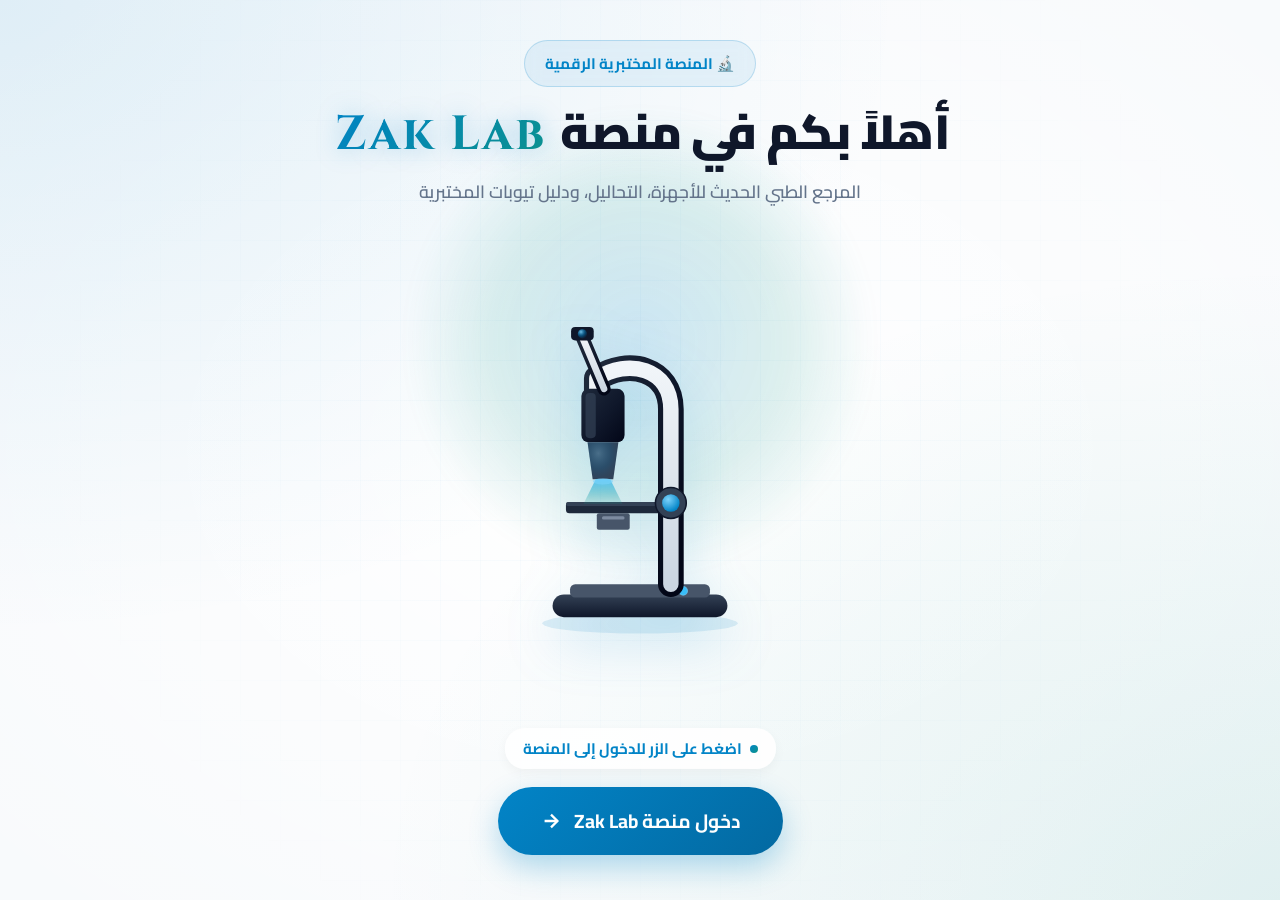
<file: index.html>
<!doctype html>
<script>if(!new URLSearchParams(location.search).has("fromAnimation")){location.replace("animation.html");}</script>
<!DOCTYPE html>
<!doctype html>
<html lang="ar" dir="rtl" data-theme="light">

<head>

    <!-- تحديد ترميز الصفحة حتى تظهر اللغة العربية بشكل صحيح -->
    <meta charset="UTF-8">

    <!-- جعل الموقع متجاوباً مع شاشات الهاتف والتابلت والكمبيوتر -->
    <meta name="viewport" content="width=device-width, initial-scale=1.0">

    <!-- عنوان الصفحة الذي يظهر في تبويب المتصفح -->
    <title>Zak Lab | المنصة الرئيسية</title>

    <!-- وصف مختصر لمحركات البحث والمشاركة، من دون تغيير محتوى أو هوية الموقع -->
    <meta name="description" content="Zak Lab منصة عربية تعليمية لطلاب وممارسي التحليلات المرضية: تيوبات، أجهزة، تحاليل، أحياء دقيقة، تفسير نتائج، أحياء جزيئية ووراثة.">
    <meta name="theme-color" content="#0284c7">


    <!-- ========================================================= -->
    <!-- الخط العربي -->
    <!-- ========================================================= -->

    <!-- استدعاء خط Cairo من Google Fonts -->
    <link
        href="https://fonts.googleapis.com/css2?family=Cairo:wght@400;600;700;800;900&display=swap"
        rel="stylesheet"
    >


    <!-- ========================================================= -->
    <!-- ملف CSS الرئيسي -->
    <!-- ========================================================= -->

    <!-- ربط ملف التنسيقات الخارجي -->
    <link rel="stylesheet" href="new.css?v=dark-v29">


    <!-- ========================================================= -->
    <!-- تنسيقات قسم المطور وأزرار التواصل الاجتماعي -->
    <!-- ========================================================= -->

    <style>

        /* الحاوية الرئيسية لقسم المطور */
        .dev-profile-container {
            display: flex;
            flex-direction: column;
            gap: 25px;
            margin-top: 10px;
        }


        /* --------------------------------------------------------- */
        /* كارت معلومات المطور الرئيسي */
        /* --------------------------------------------------------- */

        .dev-header-card {
            background: var(--bg-card, #ffffff);
            border: 1px solid var(--border-color, #e2e8f0);
            border-radius: 20px;
            padding: 30px;

            /* ترتيب الصورة والمعلومات بجانب بعض */
            display: flex;
            align-items: center;

            gap: 25px;

            box-shadow: var(
                --shadow-sm,
                0 2px 5px rgba(0, 0, 0, 0.05)
            );

            /* خط أزرق على الجهة اليمنى من الكارت */
            border-right: 6px solid var(
                --primary-blue,
                #0284c7
            );
        }


        /* --------------------------------------------------------- */
        /* الحاوية الدائرية لصورة المطور */
        /* --------------------------------------------------------- */

        .dev-avatar {
            width: 120px;
            height: 120px;

            /* جعل الحاوية دائرية */
            border-radius: 50%;

            /* إخفاء أي جزء من الصورة يخرج من الدائرة */
            overflow: hidden;

            border: 3px solid transparent;

            /* إنشاء إطار متدرج حول الصورة */
            background:
                linear-gradient(
                    var(--bg-card, #fff),
                    var(--bg-card, #fff)
                ) padding-box,
                linear-gradient(
                    135deg,
                    var(--primary-blue, #0284c7),
                    var(--medical-teal, #0d9488)
                ) border-box;

            box-shadow:
                0 8px 20px rgba(2, 132, 199, 0.2);

            /* منع الصورة من الانكماش */
            flex-shrink: 0;

            /* الحركة عند استخدام الماوس */
            transition:
                transform 0.3s ease,
                box-shadow 0.3s ease;

            cursor: pointer;
        }


        /* --------------------------------------------------------- */
        /* الصورة الموجودة داخل dev-avatar */
        /* --------------------------------------------------------- */

        .dev-avatar img {
            width: 100%;
            height: 100%;

            /* جعل الصورة تغطي كامل الدائرة */
            object-fit: cover;

            /* وضع الصورة من المنتصف */
            object-position: center;

            display: block;

            /* حركة الصورة عند تمرير الماوس */
            transition: transform 0.3s ease;
        }


        /* --------------------------------------------------------- */
        /* تأثير الصورة عند تمرير الماوس */
        /* --------------------------------------------------------- */

        .dev-avatar:hover {
            transform: scale(1.05);

            box-shadow:
                0 12px 25px rgba(2, 132, 199, 0.35);
        }


        /* تكبير الصورة نفسها عند تمرير الماوس */
        .dev-avatar:hover img {
            transform: scale(1.1);
        }


        /* --------------------------------------------------------- */
        /* اسم المطور */
        /* --------------------------------------------------------- */

        .dev-intro h2 {
            font-size: 1.8rem;
            font-weight: 900;
            margin-bottom: 4px;
        }


        /* تنسيق النص الموجود داخل span */
        .dev-intro h2 span {
            color: var(--primary-blue, #0284c7);
            font-size: 1.4rem;
        }


        /* --------------------------------------------------------- */
        /* وظيفة المطور */
        /* --------------------------------------------------------- */

        .dev-role {
            color: var(--medical-teal, #0d9488);
            font-weight: 700;
            font-size: 1rem;
            margin-bottom: 10px;
        }


        /* --------------------------------------------------------- */
        /* الوصف التعريفي للمطور */
        /* --------------------------------------------------------- */

        .dev-bio {
            color: var(--text-muted, #64748b);
            line-height: 1.7;
            font-size: 0.95rem;
            margin-bottom: 15px;
        }


        /* --------------------------------------------------------- */
        /* البادجات الخاصة بالمطور */
        /* --------------------------------------------------------- */

        .dev-badges {
            display: flex;
            flex-wrap: wrap;
            gap: 8px;
            margin-bottom: 20px;
        }


        /* شكل كل Badge */
        .badge {
            background: rgba(2, 132, 199, 0.1);
            color: var(--primary-blue, #0284c7);

            padding: 4px 12px;

            border-radius: 20px;

            font-size: 0.85rem;
            font-weight: 700;
        }


        /* --------------------------------------------------------- */
        /* حاوية أزرار التواصل الاجتماعي */
        /* --------------------------------------------------------- */

        .social-links-wrapper {
            display: flex;
            flex-wrap: wrap;
            gap: 12px;
        }


        /* الشكل العام لأزرار التواصل */
        .social-btn {
            text-decoration: none;

            padding: 8px 16px;

            border-radius: 10px;

            font-size: 0.85rem;
            font-weight: 700;

            color: white;

            transition:
                transform 0.2s ease,
                opacity 0.2s ease;

            display: inline-flex;

            align-items: center;

            gap: 6px;
        }


        /* حركة الزر عند تمرير الماوس */
        .social-btn:hover {
            transform: translateY(-2px);
            opacity: 0.9;
        }


        /* لون زر التليجرام */
        .telegram {
            background-color: #0088cc;
        }


        /* لون حساب Zak Ware */
        .insta-edu {
            background: linear-gradient(
                45deg,
                #f09433,
                #e6683c,
                #dc2743,
                #cc2366,
                #bc1888
            );
        }


        /* لون الحساب الشخصي */
        .insta-personal {
            background: #24292e;
        }


        /* --------------------------------------------------------- */
        /* شبكة كروت المطور */
        /* --------------------------------------------------------- */

        .dev-grid {
            display: grid;

            /* إنشاء أعمدة متجاوبة */
            grid-template-columns:
                repeat(
                    auto-fit,
                    minmax(280px, 1fr)
                );

            gap: 20px;
        }


        /* شكل كارت المطور */
        .dev-card {
            background: var(--bg-card, #ffffff);

            border: 1px solid var(
                --border-color,
                #e2e8f0
            );

            border-radius: 16px;

            padding: 25px;

            box-shadow: var(
                --shadow-sm,
                0 2px 5px rgba(0, 0, 0, 0.05)
            );

            transition:
                transform 0.3s ease,
                box-shadow 0.3s ease;
        }


        /* حركة الكارت عند تمرير الماوس */
        .dev-card:hover {
            transform: translateY(-5px);

            box-shadow: var(
                --shadow-md,
                0 5px 15px rgba(0, 0, 0, 0.1)
            );
        }


        /* أيقونة الكارت */
        .card-icon {
            font-size: 2.2rem;
            margin-bottom: 12px;
        }


        /* عنوان الكارت */
        .dev-card h3 {
            font-size: 1.2rem;
            font-weight: 800;
            margin-bottom: 8px;
        }


        /* النص داخل الكارت */
        .dev-card p {
            color: var(--text-muted, #64748b);

            font-size: 0.9rem;

            line-height: 1.6;
        }


        /* لون الحد العلوي للكارت الأول */
        .card-teal {
            border-top: 4px solid var(
                --medical-teal,
                #0d9488
            );
        }


        /* لون الحد العلوي للكارت الثاني */
        .card-blue {
            border-top: 4px solid var(
                --primary-blue,
                #0284c7
            );
        }


        /* لون الحد العلوي للكارت الثالث */
        .card-purple {
            border-top: 4px solid #a855f7;
        }


        /* --------------------------------------------------------- */
        /* تنسيق الهاتف والشاشات الصغيرة */
        /* --------------------------------------------------------- */

        @media (max-width: 768px) {

            /* تحويل كارت المطور إلى ترتيب عمودي */
            .dev-header-card {
                flex-direction: column;
                text-align: center;
            }

            /* جعل البادجات والأزرار في المنتصف */
            .dev-badges,
            .social-links-wrapper {
                justify-content: center;
            }
        }

    </style>

</head>


<body>


    <!-- ========================================================= -->
    <!-- 1. شريط التنقل العلوي Navbar -->
    <!-- ========================================================= -->

    <!-- شريط التنقل الرئيسي -->
    <nav class="navbar" aria-label="التنقل الرئيسي">

        <!-- شعار الموقع -->
        <a href="#" class="logo" id="nav-logo">
            🔬 Zak <span>Lab</span>
        </a>


        <!-- قائمة الصفحات -->
        <ul class="nav-links">

            <!-- صفحة التيوبات -->
            <li>
                <a
                    href="#"
                    class="nav-item active"
                    data-target="tubes-page"
                >
                    التيوبات
                </a>
            </li>


            <!-- صفحة الأجهزة -->
            <li>
                <a
                    href="#"
                    class="nav-item"
                    data-target="equipment-page"
                >
                    الأجهزة والأدوات
                </a>
            </li>


            <!-- صفحة التحاليل -->
            <li>
                <a
                    href="#"
                    class="nav-item"
                    data-target="tests-page"
                >
                    التحاليل
                </a>
            </li>


            <!-- صفحة البول والبراز -->
            <li>
                <a
                    href="#"
                    class="nav-item"
                    data-target="urine-stool-page"
                    onclick="renderUrineStoolGroup()"
                >
                    اليورن والستول
                </a>
            </li>


            <!-- صفحة المختبر العملي -->
            <li>
                <a
                    href="#"
                    class="nav-item"
                    data-target="practical-lab-page"
                >
                    🧪 المختبر العملي
                </a>
            </li>


            <!-- صفحة الأحياء الدقيقة -->
            <li>
                <a
                    href="#"
                    class="nav-item"
                    data-target="microbiology-page"
                    dir="ltr"
                >
                    Microbiology
                </a>
            </li>

            <!-- صفحة تفسير التحاليل -->
            <li>
                <a
                    href="#"
                    class="nav-item"
                    data-target="interpretation-page"
                >
                    تفسير التحاليل
                </a>
            </li>

            <!-- صفحة الأحياء الجزيئية والوراثة -->
            <li>
                <a
                    href="#"
                    class="nav-item"
                    data-target="molecular-genetics-page"
                >
                    الأحياء الجزيئية والوراثة
                </a>
            </li>


            <!-- صفحة المطور -->
            <li>
                <a
                    href="#"
                    class="nav-item"
                    data-target="dev-page"
                >
                    المطور
                </a>
            </li>

            <!-- مؤشر زخرفي يتحرك بين روابط التنقل؛ لا يغير وجهات الروابط أو تسمياتها -->
            <li class="nav-indicator" aria-hidden="true"></li>

        </ul>


        <!-- ===================================================== -->
        <!-- زر الوضع الداكن / الفاتح -->
        <!-- ===================================================== -->

        <button
            type="button"
            class="theme-toggle-btn"
            id="theme-toggle"
            aria-label="تبديل الوضع الداكن والفاتح"
        >

            <!-- أيقونة الوضع -->
            <span id="theme-icon">🌙</span>

            <!-- اسم الوضع -->
            <span id="theme-text">
                الوضع الداكن
            </span>

        </button>

    </nav>


    <!-- ========================================================= -->
    <!-- 2. محرك البحث -->
    <!-- ========================================================= -->

    <section
        class="hero-search"
        id="search-section"
    >

        <!-- عنوان البحث -->
        <h2 id="search-title">
            الدليل الطبي للمختبرات
        </h2>


        <!-- وصف البحث -->
        <p id="search-subtitle">
            ابحث عن اسم التحليل، نوع التيوب، أو الجهاز بسهولة
        </p>


        <!-- صندوق البحث -->
        <div class="search-box" role="search">

            <!-- حقل إدخال البحث -->
            <input
                type="text"
                id="main-search-input"
                placeholder="🔍 اكتب للبحث السريع..."
                aria-label="البحث في معلومات المختبرات"
                autocomplete="off"
            >

        </div>

        <!-- نتائج محرك البحث: يملؤها new.js ببطاقات آمنة -->
        <div id="global-search-results" aria-live="polite" hidden></div>

    </section>


    <!-- ========================================================= -->
    <!-- 3. الحاوية الرئيسية لجميع الصفحات -->
    <!-- ========================================================= -->

    <div class="container">


        <!-- ===================================================== -->
        <!-- أ) صفحة تيوبات سحب الدم -->
        <!-- ===================================================== -->

        <div
            class="page-section"
            id="tubes-page"
        >

            <!-- عنوان الصفحة -->
            <h2 class="section-title">
                🧪 دليل تيوبات سحب الدم
            </h2>


            <!-- حاوية التيوبات -->
            <div
                class="grid-layout"
                id="tubes-container"
            >

                <!-- كارت التيوب -->
                <div class="card-tube">

                    <!-- رأس الكارت -->
                    <div class="tube-header">

                        <!-- لون غطاء التيوب -->
                        <div
                            class="tube-cap"
                            style="background: #a855f7;"
                        ></div>


                        <!-- اسم التيوب -->
                        <div>

                            <h3>
                                EDTA Tube
                            </h3>

                            <small
                                style="
                                    color:
                                    var(
                                        --text-muted,
                                        #64748b
                                    );
                                "
                            >
                                الغطاء البنفسجي
                            </small>

                        </div>

                    </div>


                    <!-- المادة الموجودة داخل التيوب -->
                    <p>
                        <strong>
                            المادة المضافة:
                        </strong>
                        K2 EDTA / K3 EDTA
                    </p>


                    <!-- نوع العينة -->
                    <p>
                        <strong>
                            نوع العينة:
                        </strong>
                        دم كامل (Whole Blood)
                    </p>


                    <!-- التحاليل التي يمكن استخدامها -->
                    <div style="margin-top: 10px;">

                        <span class="badge-item">
                            CBC
                        </span>

                        <span class="badge-item">
                            HbA1c
                        </span>

                    </div>

                </div>

            </div>

        </div>


        <!-- ===================================================== -->
        <!-- ب) صفحة الأجهزة -->
        <!-- ===================================================== -->

        <div
            class="page-section"
            id="equipment-page"
            style="display: none;"
        >

            <!-- عنوان الصفحة -->
            <h2 class="section-title">
                🔬 الأجهزة والأدوات المختبرية
            </h2>


            <!-- تذكير الأسلوب: تبويبان بنفس منطق الأحياء الجزيئية والوراثة؛ يبقى equipment-container محفوظاً للأجهزة القائمة. -->
            <section class="equipment-tools-shell" aria-label="محتوى الأجهزة والأدوات المختبرية">
                <header class="equipment-tools-intro">
                    <span class="equipment-tools-eyebrow">دليل تعليمي قابل للتوسعة</span>
                    <h3>اختر نوع المحتوى</h3>
                    <p>تعرف على الأجهزة والعدد المخبرية من خلال الوظيفة ومبدأ العمل وخطوات الاستخدام والتنبيهات، مع مسار صورة جاهز لكل عنصر.</p>
                </header>

                <div class="equipment-tools-tabs" role="tablist" aria-label="تبويبات الأجهزة والأدوات">
                    <button type="button" class="equipment-tools-btn active" role="tab" aria-selected="true" data-equipment-tab="devices" onclick="switchEquipmentToolsTab('devices')">🔬 الأجهزة</button>
                    <button type="button" class="equipment-tools-btn" role="tab" aria-selected="false" data-equipment-tab="tools" onclick="switchEquipmentToolsTab('tools')">🧰 الأدوات</button>
                </div>

                <!-- الحاوية الأصلية للأجهزة؛ لا يتغير معرفها حتى تبقى المراجع والبحث القائمة عاملة. -->
                <div class="grid-layout equipment-tools-grid" id="equipment-container"></div>

                <!-- حاوية الأدوات الجديدة؛ يمكن إضافة عناصر إلى labToolsData من دون تعديل البنية. -->
                <div class="grid-layout equipment-tools-grid" id="lab-tools-container" hidden></div>
            </section>

        </div>


        <!-- ===================================================== -->
        <!-- ج) صفحة التحاليل -->
        <!-- ===================================================== -->

        <div
            class="page-section"
            id="tests-page"
            style="display: none;"
        >

            <!-- عنوان صفحة التحاليل -->
            <h2 class="section-title">
                📋 دليل التحاليل الطبية
            </h2>


            <!-- ================================================= -->
            <!-- أزرار مجموعات التحاليل -->
            <!-- ================================================= -->

            <div
                class="groups-nav"
                style="
                    margin-bottom: 20px;
                    display: flex;
                    gap: 10px;
                    flex-wrap: wrap;
                "
            >


                <!-- أمراض الدم -->
                <button
                    onclick="
                        typeof renderHematologyGroup === 'function'
                        &&
                        renderHematologyGroup()
                    "
                    class="group-btn"
                    style="
                        padding: 10px 18px;
                        font-size: 0.95rem;
                        cursor: pointer;
                        background: #e11d48;
                        color: white;
                        border: none;
                        border-radius: 8px;
                        font-weight: bold;
                    "
                >
                    🩸 أمراض الدم (Hematology)
                </button>


                <!-- الكيمياء السريرية -->
                <button
                    id="chem-btn"
                    onclick="
                        typeof renderClinicalChemistryGroup === 'function'
                        &&
                        renderClinicalChemistryGroup()
                    "
                    class="group-btn"
                    style="
                        padding: 10px 18px;
                        font-size: 0.95rem;
                        cursor: pointer;
                        background: #0284c7;
                        color: white;
                        border: none;
                        border-radius: 8px;
                        font-weight: bold;
                    "
                >
                    🧪 الكيمياء السريرية (Clinical Chemistry)
                </button>


                <!-- التجلط -->
                <button
                    id="coag-btn"
                    onclick="
                        typeof renderCoagulationGroup === 'function'
                        &&
                        renderCoagulationGroup()
                    "
                    class="group-btn"
                    style="
                        padding: 10px 18px;
                        font-size: 0.95rem;
                        cursor: pointer;
                        background: #2563eb;
                        color: white;
                        border: none;
                        border-radius: 8px;
                        font-weight: bold;
                    "
                >
                    🩸 التجلط وتخثر الدم (Coagulation)
                </button>


                <!-- المناعة والأمصال -->
                <button
                    id="immuno-btn"
                    onclick="
                        typeof renderImmunologyGroup === 'function'
                        &&
                        renderImmunologyGroup()
                    "
                    class="group-btn"
                    style="
                        padding: 10px 18px;
                        font-size: 0.95rem;
                        cursor: pointer;
                        background: #7c3aed;
                        color: white;
                        border: none;
                        border-radius: 8px;
                        font-weight: bold;
                    "
                >
                    🛡️ المناعة والأمصال (Immunology & Serology)
                </button>


                <!-- الهرمونات -->
                <button
                    id="hormone-btn"
                    onclick="
                        typeof renderHormonesGroup === 'function'
                        &&
                        renderHormonesGroup()
                    "
                    class="group-btn"
                    style="
                        padding: 10px 18px;
                        font-size: 0.95rem;
                        cursor: pointer;
                        background: #059669;
                        color: white;
                        border: none;
                        border-radius: 8px;
                        font-weight: bold;
                    "
                >
                    🧬 الهرمونات والغدد (Hormones)
                </button>


                <!-- بنك الدم -->
                <button
                    id="bloodbank-btn"
                    onclick="
                        typeof renderBloodBankGroup === 'function'
                        &&
                        renderBloodBankGroup()
                    "
                    class="group-btn"
                    style="
                        padding: 10px 18px;
                        font-size: 0.95rem;
                        cursor: pointer;
                        background: #991b1b;
                        color: white;
                        border: none;
                        border-radius: 8px;
                        font-weight: bold;
                    "
                >
                    🩸 بنك الدم (Blood Bank)
                </button>


                <!-- علم الفيروسات -->
                <button
                    id="virology-btn"
                    onclick="
                        typeof renderVirologyGroup === 'function'
                        &&
                        renderVirologyGroup()
                    "
                    class="group-btn"
                    style="
                        padding: 10px 18px;
                        font-size: 0.95rem;
                        cursor: pointer;
                        background: #0d9488;
                        color: white;
                        border: none;
                        border-radius: 8px;
                        font-weight: bold;
                    "
                >
                    🦠 علم الفيروسات (Virology)
                </button>


                <!-- الأحياء الجزيئية -->
                <button
                    id="molecular-btn"
                    onclick="
                        typeof renderMolecularGroup === 'function'
                        &&
                        renderMolecularGroup()
                    "
                    class="group-btn"
                    style="
                        padding: 10px 18px;
                        font-size: 0.95rem;
                        cursor: pointer;
                        background: #047857;
                        color: white;
                        border: none;
                        border-radius: 8px;
                        font-weight: bold;
                    "
                >
                    🧬 الأحياء الجزيئية (Molecular / PCR)
                </button>

            </div>


            <!--
                JavaScript سيضع كروت التحاليل داخل هذه الحاوية.
            -->
            <div id="tests-container"></div>

        </div>


        <!-- ===================================================== -->
        <!-- د) صفحة البول والبراز -->
        <!-- ===================================================== -->

        <div
            class="page-section"
            id="urine-stool-page"
            style="display: none;"
        >

            <!-- عنوان الصفحة -->
            <h2 class="section-title">
                🧫 فحوصات البول والبراز (Urine & Stool)
            </h2>


            <!--
                JavaScript سيضيف فحوصات البول والبراز هنا.
            -->
            <div
                class="grid-layout"
                id="urine-stool-container"
            ></div>

        </div>


        <!-- ===================================================== -->
        <!-- هـ) صفحة Microbiology -->
        <!-- ===================================================== -->

        <div
            id="microbiology-page"
            class="page-section"
            style="display: none;"
        >

            <!-- عنوان الصفحة -->
            <h2 class="section-title">
                🧫 علم الأحياء الدقيقة (Microbiology)
            </h2>


            <!--
                الحاوية الأساسية الخاصة بقسم Microbiology.
                JavaScript سيضيف المحتوى إليها.
            -->
            <div id="microbiology-container"></div>


            <!-- خط فاصل -->
            <hr
                style="
                    opacity: 0.2;
                    margin: 30px 0;
                "
            >


            <!-- ================================================= -->
            <!-- زر فتح مكتبة البكتيريا -->
            <!-- ================================================= -->

            <div
                style="
                    text-align: center;
                    margin: 20px 0;
                "
            >

                <button
                    id="btn-show-bacteria"
                    onclick="toggleBacteriaLibrary()"
                    style="
                        background:
                            linear-gradient(
                                135deg,
                                #6b21a8,
                                #9333ea
                            );
                        color: white;
                        border: none;
                        padding: 12px 25px;
                        font-size: 1rem;
                        border-radius: 25px;
                        cursor: pointer;
                        box-shadow:
                            0 4px 12px
                            rgba(
                                107,
                                33,
                                168,
                                0.3
                            );
                        transition:
                            all 0.3s ease;
                    "
                >
                    🔬 تصفح مكتبة البكتيريا الطبية
                    (Bacteria Library)
                </button>

            </div>


            <!--
                حاوية مكتبة البكتيريا.

                display: none
                تعني أن المكتبة مخفية في البداية.

                JavaScript سيقوم بفتحها وإغلاقها.
            -->
            <div
                id="bacteria-library-container"
                style="
                    display: none;
                    margin-top: 20px;
                "
            ></div>

        </div>


        <!-- ===================================================== -->
        <!-- و) صفحة تفسير التحاليل -->
        <!-- ===================================================== -->

        <div
            class="page-section"
            id="interpretation-page"
            style="display: none;"
        >
            <h2 class="section-title">
                📋 تفسير التحاليل
            </h2>

            <p class="section-intro">
                دليل تعليمي لقراءة تقرير المختبر بطريقة منظمة. لا يعتمد للتشخيص أو لتغيير العلاج دون الرجوع إلى مختص.
            </p>

            <div
                class="guide-grid"
                id="interpretation-container"
            ></div>
        </div>


        <!-- ===================================================== -->
        <!-- ز) صفحة المختبر العملي -->
        <!-- ===================================================== -->

        <div
            class="page-section practical-lab-page"
            id="practical-lab-page"
            style="display: none;"
        >
            <h2 class="section-title">
                🧪 المختبر العملي
            </h2>

            <p class="section-intro">
                تجارب تعليمية منظمة تربط المبدأ بالأداة والخطوات والملاحظة والتفسير والسلامة. للتعلم فقط وتُطبق الإجراءات الفعلية وفق SOP والتدريب المباشر.
            </p>

            <!-- يملؤه Practical Lab renderer المستقل في new.js من practicalLabData. -->
            <div id="practical-lab-container" class="practical-lab" aria-live="polite"></div>
        </div>


        <!-- ===================================================== -->
        <!-- ح) صفحة الأحياء الجزيئية والوراثة -->
        <!-- ===================================================== -->

        <div
            class="page-section"
            id="molecular-genetics-page"
            style="display: none;"
        >
            <h2 class="section-title">
                🧬 الأحياء الجزيئية والوراثة
            </h2>

            <p class="section-intro">
                اختر المسار المطلوب لتتعلم المفاهيم خطوةً بخطوة: شرح مبسط، ملخص علمي، قواعد عمل وملاحظات موثقة للمراجعة والدراسة.
            </p>

            <div class="molecular-genetics-tabs" role="tablist" aria-label="أقسام الأحياء الجزيئية والوراثة">
                <button
                    type="button"
                    class="group-btn molecular-genetics-btn active"
                    id="molecular-biology-tab"
                    onclick="renderMolecularBiologySection()"
                >
                    🧬 الأحياء الجزيئية
                </button>

                <button
                    type="button"
                    class="group-btn molecular-genetics-btn"
                    id="genetics-tab"
                    onclick="renderGeneticsSection()"
                >
                    🧬 الوراثة والجينات
                </button>
            </div>

            <div id="molecular-genetics-container"></div>
        </div>


        <!-- ===================================================== -->
        <!-- ح) صفحة المطور -->
        <!-- ===================================================== -->

        <div
            class="page-section"
            id="dev-page"
            style="display: none;"
        >

            <!-- عنوان صفحة المطور -->
            <h2 class="section-title">
                👨‍💻 زكريا عمر عادل — Developer Information
            </h2>


            <!-- الحاوية الخاصة بمعلومات المطور -->
            <div
                class="dev-section"
                id="developer-profile-container"
                style="padding: 30px;"
            >

                <!-- اسم المطور -->
                <h3>
                    زكريا عمر عادل
                </h3>


                <!-- معلومات الدراسة -->
                <p
                    style="
                        color:
                            var(
                                --text-muted,
                                #64748b
                            );
                        margin-bottom: 20px;
                    "
                >
                    طالب في الجامعة التقنية الشمالية -
                    كلية التقنيات الصحية والطبية -
                    قسم المختبرات الطبية
                </p>


                <!-- خط فاصل -->
                <hr
                    style="
                        border: 0;
                        border-top:
                            1px solid
                            var(
                                --border-color,
                                #e2e8f0
                            );
                        margin: 20px 0;
                    "
                >


                <!-- الحاوية الرئيسية لبروفايل المطور -->
                <div class="dev-profile-container">


                    <!-- ================================================= -->
                    <!-- الكارت الرئيسي للمطور -->
                    <!-- ================================================= -->

                    <div class="dev-header-card">


                        <!-- صورة المطور -->
                        <div class="dev-avatar">

                            <img
                                src="myphoto/me.jpeg"
                                alt="زكريا عمر"
                            >

                        </div>


                        <!-- معلومات المطور -->
                        <div class="dev-intro">

                            <!-- اسم المطور -->
                            <h2>
                                <span>
                                    (Zakaria)
                                </span>
                            </h2>


                            <!-- الوظيفة -->
                            <p class="dev-role">
                                مطور (Full-Stack Developer)
                                |
                                صانع محتوى تقني
                            </p>


                            <!-- نبذة عن المطور -->
                            <p class="dev-bio">

                                مؤسس منصة
                                <strong>
                                    Zak Ware
                                </strong>
                                التعليمية.

                                شغوف بتحويل الأفكار إلى مواقع
                                وتطبيقات عصرية تجمع بين الأداء العالي،
                                سهولة الاستخدام، والتصميم الاحترافي.

                            </p>


                            <!-- ================================================= -->
                            <!-- المهارات والباجات -->
                            <!-- ================================================= -->

                            <div class="dev-badges">

                                <span class="badge">
                                    Frontend
                                </span>

                                <span class="badge">
                                    Backend
                                </span>

                                <span class="badge">
                                    Zak Ware Founder
                                </span>

                                <span class="badge">
                                    Technical Instructor
                                </span>

                            </div>


                            <!-- ================================================= -->
                            <!-- روابط التواصل -->
                            <!-- ================================================= -->

                            <div class="social-links-wrapper">


                                <!-- حساب التليجرام -->
                                <a
                                    href="https://t.me/Zak_28"
                                    target="_blank"
                                    rel="noopener noreferrer"
                                    class="social-btn telegram"
                                >
                                    ✈️ قناة التليجرام
                                </a>


                                <!-- حساب Zak Ware -->
                                <a
                                    href="https://www.instagram.com/zak.ware?igsh=MWZncXcxOWVhdHA2OQ=="
                                    target="_blank"
                                    rel="noopener noreferrer"
                                    class="social-btn insta-edu"
                                >
                                    📸 حساب Zak Ware
                                </a>


                                <!-- الحساب الشخصي -->
                                <a
                                    href="https://www.instagram.com/5t___q?igsh=M2xzazI3aXh3YnJn"
                                    target="_blank"
                                    rel="noopener noreferrer"
                                    class="social-btn insta-personal"
                                >
                                    👤 الحساب الشخصي
                                </a>

                            </div>

                        </div>

                    </div>


                    <!-- ================================================= -->
                    <!-- كروت معلومات المطور -->
                    <!-- ================================================= -->

                    <div class="dev-grid">


                        <!-- كارت منصة Zak Ware -->
                        <div class="dev-card card-teal">

                            <div class="card-icon">
                                🎓
                            </div>

                            <h3>
                                منصة Zak Ware التعليمية
                            </h3>

                            <p>
                                تقديم شروحات ودورات متخصصة
                                في عالم البرمجة، بهدف تبسيط
                                المفاهيم الصعبة وتقديم محتوى عملي
                                يساعد المبتدئين والطلاب على بناء
                                أساس تقني قوي.
                            </p>

                        </div>


                        <!-- كارت تطوير الويب -->
                        <div class="dev-card card-blue">

                            <div class="card-icon">
                                💻
                            </div>

                            <h3>
                                تطوير الويب الشامل
                            </h3>

                            <p>
                                تصميم وبناء واجهات أمامية وخلفية
                                (Full-Stack) حديثة وسريعة،
                                مع الاهتمام بأعلى معايير الأداء
                                وتجربة المستخدم (UI/UX).
                            </p>

                        </div>


                        <!-- كارت الاستشارات والمشاريع -->
                        <div class="dev-card card-purple">

                            <div class="card-icon">
                                🚀
                            </div>

                            <h3>
                                الاستشارات والمشاريع
                            </h3>

                            <p>
                                تقديم استشارات تقنية احترافية،
                                ومساعدة الطلاب والمطورين في تنفيذ
                                مشاريعهم التخرجية وتطوير حلول
                                برمجية قابلة للتوسع.
                            </p>

                        </div>

                    </div>

                </div>

            </div>

        </div>

    </div>


    <!-- ملاحظة تعليمية: المعلومات المعروضة مرجعية ولا تُستخدم وحدها للتشخيص أو لاتخاذ قرار علاجي. -->


    <!-- ========================================================= -->
    <!-- ربط ملفات JavaScript -->
    <!-- ========================================================= -->


    <!--
        أولاً:
        نربط ملف البيانات.

        السبب:
        الكود الرئيسي new.js قد يحتاج إلى البيانات الموجودة
        داخل data.js، لذلك يجب تحميل data.js أولاً.
    -->
    <script src="data.js"></script>


    <!--
        ثانياً:
        نربط ملف JavaScript الرئيسي.

        هذا الملف مسؤول عن تشغيل وظائف الموقع والتعامل
        مع العناصر الموجودة في HTML.
    -->
    <script src="new.js"></script>

</body>

</html>
</file>
<file: new.css>
/* ========================================================= */
/* المتغيرات الرئيسية للموقع */
/* ========================================================= */

/*
    :root يعني أننا نضع متغيرات عامة للموقع.

    هذه المتغيرات نستطيع استخدامها في أي مكان
    داخل ملف CSS عن طريق:

    var(--اسم-المتغير)
*/


:root {

    color-scheme: light;

    /* ========================= */
    /* ألوان الوضع الفاتح */
    /* ========================= */

    --bg-main: #f8fafc;

    /* خلفية الكروت */
    --bg-card: #ffffff;

    /* خلفية شريط التنقل */
    --bg-nav: rgba(255, 255, 255, 0.85);

    /* لون النص الأساسي */
    --text-main: #0f172a;

    /* لون النص الثانوي */
    --text-muted: #64748b;

    /* لون الحدود */
    --border-color: #e2e8f0;

    /* اللون الأزرق الأساسي */
    --primary-blue: #0284c7;

    /* اللون الأزرق الداكن */
    --primary-dark: #0369a1;

    /* اللون الأخضر الطبي */
    --medical-teal: #0d9488;

    /* الظل الصغير */
    --shadow-sm: 0 4px 15px rgba(0,0,0,0.03);

    /* الظل الأكبر */
    --shadow-md: 0 10px 25px rgba(2, 132, 199, 0.1);
}


/* ========================================================= */
/* الوضع الداكن Dark Mode */
/* ========================================================= */

/*
    عندما تكون قيمة data-theme هي dark:

    <html data-theme="dark">

    سيتم استخدام هذه الألوان بدلاً من ألوان الوضع الفاتح.
*/

[data-theme="dark"] {

    color-scheme: dark;

    /* لون خلفية الصفحة */
    --bg-main: #0f172a;

    /* لون خلفية الكروت */
    --bg-card: #1e293b;

    /* لون خلفية شريط التنقل */
    --bg-nav: rgba(15, 23, 42, 0.85);

    /* لون النص الأساسي */
    --text-main: #f8fafc;

    /* لون النص الثانوي */
    --text-muted: #94a3b8;

    /* لون الحدود */
    --border-color: #334155;

    /* الظل الصغير */
    --shadow-sm: 0 4px 15px rgba(0,0,0,0.2);

    /* الظل الكبير */
    --shadow-md: 0 10px 25px rgba(0,0,0,0.3);
}


/* ========================================================= */
/* إعادة ضبط العناصر الأساسية */
/* ========================================================= */

/*
    النجمة * تعني جميع عناصر HTML.

    هنا نقوم بإزالة:
    - الهوامش الافتراضية
    - الحشوات الافتراضية

    ونستخدم box-sizing حتى تكون حسابات
    العرض والارتفاع أسهل.
*/

* {

    margin: 0;

    padding: 0;

    box-sizing: border-box;

    /* استخدام خط Cairo في الموقع */
    font-family: 'Cairo', sans-serif;

    /* تحسين ظهور الخط */
    -webkit-font-smoothing: antialiased;
}


/* ========================================================= */
/* الصفحة الرئيسية Body */
/* ========================================================= */

body {

    /* لون خلفية الصفحة */
    background-color: var(--bg-main);

    /* لون النص */
    color: var(--text-main);

    /* أقل ارتفاع للصفحة */
    min-height: 100vh;

    /* مساحة إضافية أسفل الصفحة */
    padding-bottom: 60px;
}


/* ========================================================= */
/* 1. شريط التنقل العلوي Navbar */
/* ========================================================= */

.navbar {

    /* لون خلفية الـ Navbar */
    background: var(--bg-nav);

    /*
        إضافة تأثير ضبابي للخلفية
        عندما يكون مدعوماً من المتصفح.
    */
    backdrop-filter: blur(12px);

    /*
        sticky يعني أن الـ Navbar
        يبقى في أعلى الصفحة عند التمرير.
    */
    position: sticky;

    top: 0;

    /*
        z-index يجعل الـ Navbar
        يظهر فوق العناصر الأخرى.
    */
    z-index: 100;

    /* خط أسفل الـ Navbar */
    border-bottom: 1px solid var(--border-color);

    /* المسافة الداخلية */
    padding: 15px 5%;

    /*
        ترتيب العناصر أفقياً
        مع توزيع المساحة بينها.
    */
    display: flex;

    justify-content: space-between;

    /* وضع العناصر في المنتصف عمودياً */
    align-items: center;
}


/* ========================================================= */
/* شعار الموقع */
/* ========================================================= */

.logo {

    /* حجم الخط */
    font-size: 1.6rem;

    /* سمك الخط */
    font-weight: 900;

    /* لون النص */
    color: var(--text-main);

    /* ترتيب الشعار بشكل أفقي */
    display: flex;

    align-items: center;

    /* المسافة بين عناصر الشعار */
    gap: 8px;

    /* إزالة الخط الموجود أسفل الرابط */
    text-decoration: none;
}


/* لون كلمة Zak داخل الشعار */

.logo span {

    color: var(--primary-blue);
}


/* ========================================================= */
/* قائمة الروابط */
/* ========================================================= */

.nav-links {

    /* وضع الروابط بجانب بعضها */
    display: flex;

    /* المسافة بين الروابط */
    gap: 24px;

    /* إزالة نقاط القائمة */
    list-style: none;

    /* محاذاة العناصر */
    align-items: center;
}


/* ========================================================= */
/* روابط الـ Navbar */
/* ========================================================= */

.nav-links a {

    /* إزالة الخط الموجود أسفل الرابط */
    text-decoration: none;

    /* لون الرابط */
    color: var(--text-muted);

    /* سمك الخط */
    font-weight: 700;

    /* حجم الخط */
    font-size: 0.95rem;

    /*
        نستخدم relative حتى يمكننا
        إضافة تأثيرات مرتبطة بمكان الرابط.
    */
    position: relative;

    /* مساحة صغيرة أسفل النص */
    padding-bottom: 4px;
}


/* ========================================================= */
/* الرابط عند Hover أو عندما يكون Active */
/* ========================================================= */

.nav-links a:hover,
.nav-links a.active {

    /* تغيير اللون إلى الأزرق */
    color: var(--primary-blue);
}


/* ========================================================= */
/* زر تغيير الوضع الليلي والنهاري */
/* ========================================================= */

.theme-toggle-btn {

    /* خلفية الزر */
    background: var(--bg-card);

    /* حدود الزر */
    border: 1px solid var(--border-color);

    /* لون النص */
    color: var(--text-main);

    /* المسافة الداخلية */
    padding: 8px 14px;

    /* جعل الزر دائري الحواف */
    border-radius: 30px;

    /* تغيير شكل مؤشر الماوس */
    cursor: pointer;

    /* سمك النص */
    font-weight: 700;

    /* ترتيب محتوى الزر */
    display: flex;

    align-items: center;

    /* المسافة بين الأيقونة والنص */
    gap: 6px;

    /* إضافة ظل */
    box-shadow: var(--shadow-sm);
}


/* تغيير لون الحدود عند تمرير الماوس */

.theme-toggle-btn:hover {

    border-color: var(--primary-blue);
}


/* ========================================================= */
/* 2. قسم الهيدر والبحث السريع */
/* ========================================================= */

.hero-search {

    /* جعل المحتوى في المنتصف */
    text-align: center;

    /* المسافة الداخلية */
    padding: 50px 20px;

    /*
        خلفية متدرجة بشكل دائري.

        اللون الأزرق يظهر في المنتصف
        ثم يصبح شفافاً تدريجياً.
    */
    background:
        radial-gradient(
            circle at 50% 50%,
            rgba(2, 132, 199, 0.08) 0%,
            transparent 80%
        );

    /* خط أسفل القسم */
    border-bottom: 1px solid var(--border-color);
}


/* عنوان قسم البحث */

.hero-search h2 {

    font-size: 2.2rem;

    font-weight: 900;

    margin-bottom: 8px;
}


/* النص الموجود أسفل العنوان */

.hero-search p {

    color: var(--text-muted);

    font-size: 1rem;

    font-weight: 600;
}


/* ========================================================= */
/* صندوق البحث */
/* ========================================================= */

.search-box {

    /*
        أقصى عرض لصندوق البحث
        حتى لا يصبح كبيراً جداً.
    */
    max-width: 650px;

    /*
        auto تجعل الصندوق في المنتصف.
    */
    margin: 25px auto 0;

    /*
        يسمح لنا بوضع عناصر
        داخل الصندوق بطريقة دقيقة.
    */
    position: relative;
}


/* حقل البحث */

.search-box input {

    /* يأخذ كامل عرض الصندوق */
    width: 100%;

    /* المسافة الداخلية */
    padding: 16px 25px;

    /* جعل الحواف دائرية */
    border-radius: 50px;

    /* الحدود */
    border: 2px solid var(--border-color);

    /* خلفية حقل البحث */
    background-color: var(--bg-card);

    /* لون النص */
    color: var(--text-main);

    /* حجم الخط */
    font-size: 1rem;

    /*
        إزالة الإطار الافتراضي
        الذي يظهر عند الضغط.
    */
    outline: none;

    /* إضافة ظل */
    box-shadow: var(--shadow-sm);
}


/* عندما نضغط داخل حقل البحث */

.search-box input:focus {

    /* تغيير لون الحدود */
    border-color: var(--primary-blue);
}


/* ========================================================= */
/* 3. الحاوية الرئيسية للكروت */
/* ========================================================= */

.container {

    /*
        أقصى عرض للمحتوى.
    */
    max-width: 1200px;

    /*
        وضع مسافة من الأعلى والأسفل
        وجعل الحاوية في المنتصف.
    */
    margin: 40px auto;

    /* مساحة داخلية يمين ويسار */
    padding: 0 20px;
}


/* ========================================================= */
/* عنوان كل قسم */
/* ========================================================= */

.section-title {

    /* حجم العنوان */
    font-size: 1.5rem;

    /* سمك الخط */
    font-weight: 800;

    /* مسافة أسفل العنوان */
    margin-bottom: 25px;

    /* ترتيب الأيقونة والنص */
    display: flex;

    align-items: center;

    /* المسافة بين العناصر */
    gap: 10px;

    /* خط أزرق على اليمين */
    border-right: 4px solid var(--primary-blue);

    /* مسافة بين الخط والنص */
    padding-right: 12px;
}


/* ========================================================= */
/* شبكة الكروت */
/* ========================================================= */

.grid-layout {

    /*
        استخدام CSS Grid
        لترتيب الكروت.
    */
    display: grid;

    /*
        auto-fill يعني أن المتصفح
        يضيف عدد الأعمدة المناسب
        حسب عرض الشاشة.
    */
    grid-template-columns:
        repeat(
            auto-fill,
            minmax(min(100%, 300px), 1fr)
        );

    /* المسافة بين الكروت */
    gap: 25px;

    /* مسافة أسفل الشبكة */
    margin-bottom: 60px;
}


/* ========================================================= */
/* الكروت الأساسية */
/* ========================================================= */

/*
    هذه القاعدة مشتركة بين:

    card-tube
    card-equipment
    card-test
    dev-section
*/

.card-tube,
.card-equipment,
.card-test,
.dev-section {

    /* خلفية الكارت */
    background: var(--bg-card);

    /* تدوير الحواف */
    border-radius: 16px;

    /* الحدود */
    border: 1px solid var(--border-color);

    /* المسافة الداخلية */
    padding: 20px;

    /* الظل */
    box-shadow: var(--shadow-sm);
}


/* ========================================================= */
/* حركة كروت التيوبات والأجهزة والتحاليل */
/* ========================================================= */

.card-tube:hover,
.card-equipment:hover,
.card-test:hover {

    /*
        تحريك الكارت إلى الأعلى
        بمقدار 4px.
    */
    transform: translateY(-4px);

    /* تغيير الظل */
    box-shadow: var(--shadow-md);
}


/* ========================================================= */
/* رأس كارت التيوب */
/* ========================================================= */

.tube-header {

    /* ترتيب العناصر أفقياً */
    display: flex;

    /* وضع العناصر بالمنتصف */
    align-items: center;

    /* المسافة بين العناصر */
    gap: 15px;

    /* مسافة أسفل الرأس */
    margin-bottom: 15px;
}


/* ========================================================= */
/* غطاء التيوب */
/* ========================================================= */

.tube-cap {

    /* عرض الغطاء */
    width: 22px;

    /* ارتفاع الغطاء */
    height: 48px;

    /* تدوير الحواف */
    border-radius: 6px;

    /* اللون الافتراضي */
    background: #a855f7;
}


/* ========================================================= */
/* Badge الخاص بالتحاليل */
/* ========================================================= */

.badge-item {

    /* خلفية الـ Badge */
    background: rgba(2, 132, 199, 0.12);

    /* لون النص */
    color: var(--primary-blue);

    /* المسافة الداخلية */
    padding: 4px 10px;

    /* تدوير الحواف */
    border-radius: 8px;

    /* حجم الخط */
    font-size: 0.8rem;

    /* سمك الخط */
    font-weight: 700;

    /*
        يجعل الـ Badge يتعامل
        كعنصر inline لكن يقبل
        width و height وغيرها.
    */
    display: inline-block;

    /* مسافة صغيرة حول الـ Badge */
    margin: 3px 2px;
}


/* ========================================================= */
/* صندوق القيم الطبيعية */
/* ========================================================= */

.normal-box {

    /* لون خلفية خفيف */
    background: rgba(0, 0, 0, 0.03);

    /* المسافة الداخلية */
    padding: 10px;

    /* تدوير الحواف */
    border-radius: 8px;

    /* مسافة من الأعلى */
    margin-top: 10px;

    /* حجم الخط */
    font-size: 0.85rem;
}


/* ========================================================= */
/* التجاوب مع شاشات الموبايل */
/* ========================================================= */

@media (max-width: 768px) {

    /*
        عند وصول عرض الشاشة إلى 768px
        أو أقل، نجعل الـ Navbar
        بشكل عمودي.
    */

    .navbar {

        flex-direction: column;

        gap: 15px;
    }


    /*
        تصغير عنوان البحث
        حتى يناسب شاشة الهاتف.
    */

    .hero-search h2 {

        font-size: 1.6rem;
    }

}


/* ========================================================= */
/* تنسيقات كروت الأنابيب الديناميكية */
/* ========================================================= */


/* ========================================================= */
/* مكان صورة التيوب */
/* ========================================================= */

.tube-image-holder {

    /* العرض */
    width: 100%;

    /* الارتفاع */
    height: 140px;

    /* خلفية خفيفة */
    background: rgba(0, 0, 0, 0.03);

    /*
        dashed تعني أن الحدود
        ستكون على شكل خطوط متقطعة.
    */
    border: 1px dashed var(--border-color);

    /* تدوير الحواف */
    border-radius: 12px;

    /* مسافة من الأعلى والأسفل */
    margin: 12px 0;

    /* ترتيب الصورة في المنتصف */
    display: flex;

    justify-content: center;

    align-items: center;

    /* لون النص */
    color: var(--text-muted);

    /* حجم الخط */
    font-size: 0.9rem;

    /* سمك الخط */
    font-weight: 700;

    /*
        إخفاء أي جزء من الصورة
        يخرج خارج الحاوية.
    */
    overflow: hidden;
}


/* الصورة داخل مكان الصورة */

.tube-image-holder img {

    /* عرض الصورة */
    width: 100%;

    /* ارتفاع الصورة */
    height: 100%;

    /*
        contain تعني أن الصورة
        تظهر كاملة بدون قص.
    */
    object-fit: contain;
}

/* الصورة المفقودة لا تستدعي مصدراً خارجياً ولا تعرض نصاً مؤقتاً؛ يبقى مكان البطاقة هادئاً حتى تُعاد الأصول الأصلية. */
.tube-image-holder.image-unavailable,
.equipment-image-wrapper.image-unavailable {
    background:
        linear-gradient(135deg, rgba(2, 132, 199, 0.05), rgba(13, 148, 136, 0.05)),
        var(--bg-main);
}


/* ========================================================= */
/* تفاصيل التيوب */
/* ========================================================= */

.tube-details p {

    /* حجم النص */
    font-size: 0.88rem;

    /* المسافة بين الأسطر */
    line-height: 1.6;

    /* مسافة أسفل كل فقرة */
    margin-bottom: 4px;

    /* لون النص */
    color: var(--text-main);
}


/* ========================================================= */
/* قائمة تحاليل التيوب */
/* ========================================================= */

.tube-tests-list {

    /* مسافة من الأعلى */
    margin-top: 10px;

    /* حجم الخط */
    font-size: 0.85rem;
}


/* ========================================================= */
/* ملاحظة التيوب */
/* ========================================================= */

.tube-note {

    /* خلفية زرقاء خفيفة */
    background: rgba(2, 132, 199, 0.06);

    /* خط أزرق على اليمين */
    border-right: 3px solid var(--primary-blue);

    /* المسافة الداخلية */
    padding: 8px 10px;

    /* تدوير الحواف */
    border-radius: 6px;

    /* حجم النص */
    font-size: 0.8rem;

    /* لون النص */
    color: var(--text-main);

    /* مسافة من الأعلى */
    margin-top: 12px;
}


/* ========================================================= */
/* 🎨 تنسيق تفاصيل كروت الأجهزة */
/* ========================================================= */

.card-equipment .equipment-image-wrapper {
    width: 100%;
    height: 220px;
    border-radius: 10px;
    overflow: hidden;
    margin-bottom: 12px;
    background: var(--bg-main);
    border: 1px solid var(--border-color);
    display: flex;
    align-items: center;
    justify-content: center;
}

.card-equipment .equipment-image-wrapper img {
    max-width: 100%;
    max-height: 100%;
    object-fit: contain;
}

.card-equipment h3 {
    color: var(--primary-blue);
    margin-bottom: 4px;
}

.card-equipment .equipment-arabic-name {
    color: var(--text-muted);
    margin: 0 0 10px 0;
    font-weight: bold;
    font-size: 0.95rem;
}

.card-equipment .equipment-description {
    font-size: 0.9rem;
    line-height: 1.5;
    margin-bottom: 6px;
}


/* ========================================================= */
/* ⚙️ خطوات التشغيل وتشريح الأجزاء */
/* ========================================================= */

.card-equipment details {
    margin: 8px 0;
    padding: 8px 10px;
    border-radius: 8px;
}

.card-equipment details:first-of-type {
    background: rgba(2, 132, 199, 0.03);
    border: 1px solid rgba(2, 132, 199, 0.1);
}

.card-equipment details:nth-of-type(2) {
    background: rgba(2, 132, 199, 0.05);
    border: 1px solid rgba(2, 132, 199, 0.15);
}

.card-equipment summary {
    font-weight: 700;
    cursor: pointer;
    color: var(--primary-blue);
    font-size: 0.88rem;
}

.card-equipment details ol {
    padding-right: 18px;
    margin-top: 6px;
    font-size: 0.82rem;
    color: var(--text-main);
    display: grid;
    gap: 4px;
}

.card-equipment details ul {
    list-style: none;
    padding-right: 0;
    margin-top: 8px;
    display: grid;
    gap: 6px;
    font-size: 0.82rem;
}

.card-equipment details ul li {
    padding-bottom: 4px;
    border-bottom: 1px dashed rgba(0, 0, 0, 0.08);
}


/* ========================================================= */
/* ⚠️ تنبيه الصيانة */
/* ========================================================= */

.card-equipment .equipment-warning {
    margin-top: 10px;
    background: #fffbebf5;
    border-right: 3px solid #f59e0b;
    padding: 6px 10px;
    border-radius: 4px;
    font-size: 0.8rem;
    color: #b45309;
    margin-bottom: 10px;
}


/* ========================================================= */
/* 🏷️ وسوم الجهاز */
/* ========================================================= */

.card-equipment .equipment-badges {
    margin-top: 8px;
}

/* ========================================================= */
/* محرك البحث الشامل: بطاقات النتائج */
/* ========================================================= */

/* تذكير الأسلوب: نحافظ على ألوان Zak Lab الحالية، ونضيف فقط ترتيباً واضحاً للبحث. */
#global-search-results {
    width: 100%;
    max-width: 900px;
    margin: 12px auto 0;
    direction: rtl;
}

.zak-search-results-box {
    background: var(--bg-card);
    border: 1px solid var(--border-color);
    border-radius: 16px;
    padding: 8px;
    box-shadow: var(--shadow-md);
    max-height: 420px;
    overflow-y: auto;
}

.zak-search-count,
.zak-search-empty {
    color: var(--text-muted);
    font-size: 0.86rem;
    font-weight: 700;
}

.zak-search-count {
    padding: 9px 12px;
    border-bottom: 1px solid var(--border-color);
}

.zak-search-empty {
    padding: 24px 12px;
    text-align: center;
}

.zak-search-result {
    width: 100%;
    display: flex;
    align-items: flex-start;
    gap: 12px;
    padding: 12px;
    border: 0;
    border-radius: 12px;
    background: transparent;
    color: var(--text-main);
    text-align: right;
    font: inherit;
    transition: background-color 0.18s ease, transform 0.18s ease;
}

.zak-search-result:hover,
.zak-search-result:focus-visible {
    background: rgba(2, 132, 199, 0.08);
}

.zak-search-result:active {
    transform: scale(0.98);
}

.zak-search-icon {
    display: grid;
    place-items: center;
    flex: 0 0 42px;
    width: 42px;
    height: 42px;
    border-radius: 12px;
    background: rgba(2, 132, 199, 0.12);
    font-size: 1.25rem;
}

.zak-search-info {
    min-width: 0;
    flex: 1;
}

.zak-search-title,
.zak-search-category,
.zak-search-result-summary {
    display: block;
}

.zak-search-title {
    color: var(--text-main);
    font-size: 0.95rem;
    font-weight: 800;
}

.zak-search-category,
.zak-search-result-summary {
    margin-top: 3px;
    color: var(--text-muted);
    font-size: 0.78rem;
    line-height: 1.55;
}

.zak-search-highlight {
    outline: 4px solid rgba(2, 132, 199, 0.45);
    outline-offset: 4px;
    box-shadow: 0 15px 40px rgba(2, 132, 199, 0.22) !important;
}

/* نقل حركة تغيير الثيم إلى عناصر مرئية فقط بدلاً من تطبيقها على كل عنصر في الصفحة. */
body,
.navbar,
.theme-toggle-btn,
.card-tube,
.card-equipment,
.card-test,
.dev-section,
.dev-header-card,
.dev-card,
.search-box input,
.zak-search-results-box {
    transition: background-color 0.3s ease, color 0.3s ease, border-color 0.3s ease, box-shadow 0.3s ease;
}

/* يوضح مكان التركيز لمستخدمي لوحة المفاتيح بدون تغيير الألوان الأساسية. */
:focus-visible {
    outline: 3px solid rgba(2, 132, 199, 0.55);
    outline-offset: 3px;
}

@media (prefers-reduced-motion: reduce) {
    *,
    *::before,
    *::after {
        scroll-behavior: auto !important;
        transition-duration: 0.01ms !important;
        animation-duration: 0.01ms !important;
        animation-iteration-count: 1 !important;
    }
}

/* ========================================================= */
/* توسعة Zak Lab: تفسير التحاليل والأحياء الجزيئية والوراثة */
/* تصميم متوافق مع ألوان الموقع وظهور بطاقات التحاليل الحالية. */
/* ========================================================= */

.section-intro {
    max-width: 850px;
    margin: -12px 0 24px;
    color: var(--text-muted);
    line-height: 1.8;
    font-weight: 600;
}

.guide-grid {
    display: grid;
    grid-template-columns: repeat(auto-fill, minmax(260px, 1fr));
    gap: 20px;
    margin-bottom: 48px;
}

.interpretation-card {
    position: relative;
    overflow: hidden;
    padding: 22px;
    border: 1px solid var(--border-color);
    border-right: 5px solid var(--primary-blue);
    border-radius: 16px;
    background: var(--bg-card);
    box-shadow: var(--shadow-sm);
    transition: transform 0.2s ease, box-shadow 0.2s ease, border-color 0.2s ease;
}

.interpretation-card:hover {
    transform: translateY(-4px);
    box-shadow: var(--shadow-md);
}

.interpretation-card::after {
    content: "";
    position: absolute;
    inset: auto -35px -45px auto;
    width: 130px;
    height: 130px;
    border-radius: 50%;
    background: rgba(2, 132, 199, 0.06);
    pointer-events: none;
}

.interpretation-card h3 {
    display: flex;
    align-items: center;
    gap: 10px;
    margin: 0 0 10px;
    color: var(--text-main);
    font-size: 1.05rem;
}

.interpretation-card p {
    margin: 0 0 14px;
    color: var(--text-muted);
    line-height: 1.75;
    font-size: 0.9rem;
}

.interpretation-card ul {
    display: grid;
    gap: 8px;
    margin: 0;
    padding-right: 18px;
    color: var(--text-main);
    font-size: 0.84rem;
    line-height: 1.65;
}

/* أسلوب قسم تفسير التحاليل: تدريب مخبري منظم، بألوان Zak Lab الهادئة،
   يقود الطالب من المدى المرجعي إلى النمط بدل إصدار تشخيص من رقم منفرد. */
.interpretation-guides-grid {
    display: grid;
    grid-template-columns: repeat(auto-fill, minmax(260px, 1fr));
    gap: 20px;
    margin-bottom: 30px;
}

.interpretation-engine { margin: 14px 0 48px; }

.interpretation-engine-intro {
    position: relative;
    overflow: hidden;
    padding: 28px 30px;
    border: 1px solid rgba(2, 132, 199, 0.22);
    border-right: 6px solid var(--primary-blue);
    border-radius: 18px;
    background: linear-gradient(135deg, rgba(224, 242, 254, 0.72), var(--bg-card));
    box-shadow: var(--shadow-sm);
}

.interpretation-engine-intro::after {
    content: "";
    position: absolute;
    left: -50px;
    bottom: -80px;
    width: 180px;
    height: 180px;
    border: 22px solid rgba(2, 132, 199, 0.08);
    border-radius: 50%;
    pointer-events: none;
}

.interpretation-eyebrow,
.interpretation-test-category {
    margin: 0 0 6px;
    color: var(--primary-blue);
    font-size: 0.77rem;
    font-weight: 800;
    letter-spacing: 0.03em;
}

.interpretation-engine-intro h3 {
    margin: 0 0 10px;
    color: var(--text-main);
    font-size: clamp(1.3rem, 2vw, 1.75rem);
}

.interpretation-engine-intro > p:last-child {
    position: relative;
    z-index: 1;
    max-width: 820px;
    margin: 0;
    color: var(--text-muted);
    line-height: 1.9;
}

.interpretation-engine-count {
    width: fit-content;
    margin: 18px 0 16px auto;
    padding: 8px 14px;
    border-radius: 999px;
    background: rgba(2, 132, 199, 0.1);
    color: var(--primary-blue);
    font-size: 0.84rem;
    font-weight: 800;
}

.interpretation-test-grid {
    display: grid;
    grid-template-columns: repeat(auto-fill, minmax(330px, 1fr));
    align-items: start;
    gap: 20px;
}

.interpretation-test-card {
    overflow: hidden;
    min-width: 0;
    border: 1px solid var(--border-color);
    border-radius: 18px;
    background: var(--bg-card);
    box-shadow: var(--shadow-sm);
    transition: transform 0.2s ease, box-shadow 0.2s ease;
}

.interpretation-test-card:hover { transform: translateY(-3px); box-shadow: var(--shadow-md); }

.interpretation-test-head {
    display: flex;
    align-items: flex-start;
    justify-content: space-between;
    gap: 12px;
    padding: 20px 20px 14px;
    border-bottom: 1px solid rgba(148, 163, 184, 0.25);
}

.interpretation-test-head h3 { margin: 0; color: var(--text-main); font-size: 1.08rem; line-height: 1.5; }

.interpretation-test-en {
    margin: 3px 0 0;
    color: var(--text-muted);
    direction: ltr;
    text-align: right;
    font-size: 0.78rem;
    font-weight: 600;
}

.interpretation-unit {
    flex: 0 0 auto;
    max-width: 42%;
    padding: 6px 9px;
    border-radius: 8px;
    background: rgba(15, 118, 110, 0.1);
    color: #0f766e;
    text-align: center;
    font-size: 0.73rem;
    font-weight: 800;
    line-height: 1.45;
}

.interpretation-range,
.interpretation-significance,
.interpretation-golden-note {
    margin: 14px 20px;
    color: var(--text-muted);
    font-size: 0.88rem;
    line-height: 1.8;
}

.interpretation-range { padding: 10px 12px; border-radius: 10px; background: rgba(2, 132, 199, 0.07); color: var(--text-main); }

.interpretation-direction-grid { display: grid; grid-template-columns: 1fr 1fr; gap: 10px; padding: 0 20px; }
.interpretation-direction { min-width: 0; padding: 13px; border-radius: 12px; }
.interpretation-direction h4 { margin: 0 0 8px; font-size: 0.83rem; }
.interpretation-direction ul { display: grid; gap: 7px; margin: 0; padding-right: 16px; color: var(--text-muted); font-size: 0.78rem; line-height: 1.65; }
.interpretation-high { background: rgba(239, 68, 68, 0.07); }
.interpretation-high h4 { color: #b91c1c; }
.interpretation-low { background: rgba(20, 184, 166, 0.08); }
.interpretation-low h4 { color: #0f766e; }

.interpretation-golden-note {
    margin-bottom: 20px;
    padding: 11px 12px;
    border-right: 3px solid #f59e0b;
    background: rgba(245, 158, 11, 0.08);
    color: var(--text-main);
}

.interpretation-engine-loading { padding: 26px; border: 1px dashed rgba(2, 132, 199, 0.4); border-radius: 16px; color: var(--text-muted); text-align: center; }

/* تجربة تفسير التحاليل: محطات تدريب قابلة للفتح، ثم تدريب على النمط، ثم مكتبة الفحوص. */
.interpretation-learning-path,
.interpretation-practice,
.interpretation-library,
.interpretation-checklist {
    margin-top: 28px;
    padding: 24px;
    border: 1px solid var(--border-color);
    border-radius: 18px;
    background: var(--bg-card);
    box-shadow: var(--shadow-sm);
}

.interpretation-section-heading p,
.interpretation-checklist > div > p,
.interpretation-library-head p {
    margin: 0 0 4px;
    color: var(--primary-blue);
    font-size: 0.77rem;
    font-weight: 800;
}

.interpretation-section-heading h3,
.interpretation-checklist h3,
.interpretation-library-head h3 {
    margin: 0;
    color: var(--text-main);
    font-size: 1.15rem;
}

.interpretation-path-grid {
    display: grid;
    grid-template-columns: repeat(4, minmax(0, 1fr));
    gap: 12px;
    margin-top: 18px;
}

.interpretation-path-step {
    position: relative;
    display: grid;
    grid-template-columns: auto 1fr auto;
    gap: 10px;
    width: 100%;
    min-width: 0;
    padding: 15px;
    border: 1px solid rgba(2, 132, 199, 0.16);
    border-radius: 14px;
    background: linear-gradient(145deg, rgba(224, 242, 254, 0.5), var(--bg-card));
    color: var(--text-main);
    text-align: right;
    font: inherit;
    cursor: pointer;
    transition: transform 0.18s ease, border-color 0.18s ease, box-shadow 0.18s ease;
}

.interpretation-path-step:hover,
.interpretation-path-step.is-open {
    border-color: rgba(2, 132, 199, 0.48);
    box-shadow: 0 9px 22px rgba(2, 132, 199, 0.12);
    transform: translateY(-2px);
}

.interpretation-path-number {
    display: grid;
    place-items: center;
    width: 34px;
    height: 34px;
    border-radius: 10px;
    background: var(--primary-blue);
    color: #fff;
    font-size: 0.77rem;
    font-weight: 900;
}

.interpretation-path-copy { min-width: 0; display: grid; gap: 3px; }
.interpretation-path-copy strong { font-size: 0.9rem; }
.interpretation-path-copy small { color: var(--text-muted); font-size: 0.72rem; font-weight: 700; }
.interpretation-path-chevron { color: var(--primary-blue); font-size: 1.25rem; transition: transform 0.18s ease; }
.interpretation-path-step.is-open .interpretation-path-chevron { transform: rotate(180deg); }
.interpretation-path-detail {
    display: none;
    grid-column: 1 / -1;
    margin-top: 2px;
    padding-top: 12px;
    border-top: 1px dashed rgba(2, 132, 199, 0.25);
    color: var(--text-muted);
    font-size: 0.79rem;
    line-height: 1.75;
}
.interpretation-path-step.is-open .interpretation-path-detail { display: grid; gap: 8px; }
.interpretation-path-detail b { color: var(--text-main); }
.interpretation-path-detail em { padding: 8px; border-radius: 8px; background: rgba(13, 148, 136, 0.08); color: #0f766e; font-style: normal; font-weight: 700; }

.interpretation-checklist {
    display: grid;
    grid-template-columns: minmax(190px, 0.7fr) 1.3fr;
    gap: 22px;
    align-items: center;
    border-right: 5px solid var(--medical-teal);
    background: linear-gradient(135deg, rgba(240, 253, 250, 0.74), var(--bg-card));
}

.interpretation-checklist ol { display: grid; grid-template-columns: 1fr 1fr; gap: 9px 16px; margin: 0; padding: 0; list-style: none; }
.interpretation-checklist li { display: flex; align-items: flex-start; gap: 8px; color: var(--text-muted); font-size: 0.8rem; line-height: 1.65; }
.interpretation-checklist li > span { flex: 0 0 auto; padding-top: 1px; color: var(--medical-teal); font-size: 0.72rem; font-weight: 900; }

.interpretation-practice { border-top: 4px solid rgba(245, 158, 11, 0.7); }
.interpretation-practice-launchers { display: grid; grid-template-columns: repeat(auto-fit, minmax(240px, 1fr)); gap: 10px; margin-top: 18px; }
.interpretation-practice-launch {
    display: flex;
    align-items: flex-start;
    gap: 10px;
    min-width: 0;
    padding: 13px;
    border: 1px solid var(--border-color);
    border-radius: 13px;
    background: var(--bg-main);
    color: var(--text-main);
    text-align: right;
    font: inherit;
    cursor: pointer;
    transition: transform 0.18s ease, border-color 0.18s ease, box-shadow 0.18s ease;
}
.interpretation-practice-launch:hover,
.interpretation-practice-launch.is-active { transform: translateY(-2px); border-color: #f59e0b; box-shadow: 0 8px 18px rgba(245, 158, 11, 0.12); }
.interpretation-practice-launch > span:first-child { font-size: 1.25rem; }
.interpretation-practice-launch > span:nth-child(2) { display: grid; min-width: 0; gap: 3px; }
.interpretation-practice-launch strong { font-size: 0.82rem; line-height: 1.55; }
.interpretation-practice-launch small { color: var(--text-muted); font-size: 0.7rem; line-height: 1.5; }
.interpretation-practice-launch > b { margin-right: auto; color: #b45309; white-space: nowrap; font-size: 0.7rem; }

#interpretation-practice-stage { margin-top: 16px; }
.interpretation-practice-empty { padding: 18px; border: 1px dashed var(--border-color); border-radius: 12px; color: var(--text-muted); text-align: center; line-height: 1.8; }
.interpretation-practice-stage { padding: 20px; border-radius: 15px; background: rgba(254, 252, 232, 0.55); border: 1px solid rgba(245, 158, 11, 0.28); }
.practice-stage-title { display: flex; align-items: flex-start; gap: 10px; }
.practice-stage-title > span { display: grid; place-items: center; width: 42px; height: 42px; border-radius: 12px; background: rgba(245, 158, 11, 0.15); font-size: 1.25rem; }
.practice-stage-title p { margin: 0 0 3px; color: #b45309; font-size: 0.75rem; font-weight: 800; }
.practice-stage-title h4 { margin: 0; color: var(--text-main); font-size: 1rem; }
.practice-stage-intro { margin: 12px 0; color: var(--text-muted); font-size: 0.85rem; line-height: 1.75; }
.practice-values { display: grid; grid-template-columns: repeat(4, minmax(0, 1fr)); gap: 9px; }
.practice-value { min-width: 0; display: grid; gap: 4px; padding: 10px; border-radius: 10px; background: var(--bg-card); border: 1px solid var(--border-color); }
.practice-value span { color: var(--text-muted); font-size: 0.71rem; font-weight: 700; }
.practice-value strong { color: var(--text-main); font-size: 0.88rem; }
.practice-value small { color: #b45309; font-size: 0.69rem; font-weight: 800; }
.practice-pattern { margin-top: 13px; padding: 12px; border-right: 3px solid var(--primary-blue); border-radius: 8px; background: rgba(2, 132, 199, 0.07); color: var(--text-muted); font-size: 0.84rem; line-height: 1.8; }
.practice-pattern strong { display: block; margin-bottom: 3px; color: var(--text-main); }
.practice-question { margin-top: 15px; }
.practice-question > p { margin: 0 0 10px; color: var(--text-main); font-weight: 800; font-size: 0.9rem; }
.practice-options { display: grid; grid-template-columns: 1fr 1fr; gap: 9px; }
.practice-option { display: flex; align-items: flex-start; gap: 8px; min-width: 0; padding: 10px; border: 1px solid var(--border-color); border-radius: 10px; background: var(--bg-card); color: var(--text-main); text-align: right; font: inherit; font-size: 0.79rem; line-height: 1.6; cursor: pointer; }
.practice-option:hover:not(:disabled) { border-color: var(--primary-blue); background: rgba(2, 132, 199, 0.05); }
.practice-option > span { flex: 0 0 auto; display: grid; place-items: center; width: 22px; height: 22px; border-radius: 50%; background: rgba(2, 132, 199, 0.1); color: var(--primary-blue); font-size: 0.69rem; font-weight: 900; }
.practice-option.is-correct { border-color: #0d9488; background: rgba(13, 148, 136, 0.1); }
.practice-option.is-incorrect { border-color: #ef4444; background: rgba(239, 68, 68, 0.09); }
.practice-feedback { display: none; margin-top: 12px; padding: 12px; border-radius: 10px; font-size: 0.82rem; line-height: 1.75; }
.practice-feedback.is-correct, .practice-feedback.is-incorrect { display: grid; gap: 3px; }
.practice-feedback.is-correct { background: rgba(13, 148, 136, 0.1); color: #0f766e; }
.practice-feedback.is-incorrect { background: rgba(239, 68, 68, 0.09); color: #b91c1c; }

.interpretation-library-head { display: flex; align-items: center; justify-content: space-between; gap: 16px; }
.interpretation-library .interpretation-engine-count { margin: 0; }
.interpretation-filters { display: flex; flex-wrap: wrap; gap: 8px; margin: 17px 0; }
.interpretation-filter-btn { display: inline-flex; align-items: center; gap: 6px; padding: 9px 12px; border: 1px solid var(--border-color); border-radius: 999px; background: var(--bg-main); color: var(--text-muted); font: inherit; font-size: 0.78rem; font-weight: 800; cursor: pointer; }
.interpretation-filter-btn:hover, .interpretation-filter-btn.is-active { border-color: var(--primary-blue); background: var(--primary-blue); color: #fff; }

[data-theme="dark"] .interpretation-engine-intro,
[data-theme="dark"] .interpretation-path-step,
[data-theme="dark"] .interpretation-checklist,
[data-theme="dark"] .interpretation-practice-stage { background: var(--bg-card); }
[data-theme="dark"] .interpretation-path-detail em { color: #5eead4; }
[data-theme="dark"] .practice-value,
[data-theme="dark"] .practice-option,
[data-theme="dark"] .interpretation-practice-launch,
[data-theme="dark"] .interpretation-filter-btn { background: rgba(15, 23, 42, 0.45); }

@media (max-width: 680px) {
    .interpretation-engine-intro { padding: 22px 18px; border-right-width: 4px; border-radius: 14px; }
    .interpretation-test-grid { grid-template-columns: 1fr; gap: 14px; }
    .interpretation-test-head { padding: 17px 16px 12px; }
    .interpretation-range, .interpretation-significance, .interpretation-golden-note { margin-right: 16px; margin-left: 16px; }
    .interpretation-direction-grid { grid-template-columns: 1fr; padding: 0 16px; }
    .interpretation-unit { max-width: 45%; font-size: 0.68rem; }
    .interpretation-learning-path, .interpretation-practice, .interpretation-library, .interpretation-checklist { padding: 17px; border-radius: 14px; }
    .interpretation-path-grid, .interpretation-checklist, .interpretation-checklist ol, .practice-options { grid-template-columns: 1fr; }
    .practice-values { grid-template-columns: 1fr 1fr; }
    .interpretation-library-head { align-items: flex-start; flex-direction: column; }
    .interpretation-library .interpretation-engine-count { margin-right: 0; }
    .interpretation-practice-launch { padding: 11px; }
}

.molecular-genetics-tabs {
    display: flex;
    flex-wrap: wrap;
    gap: 10px;
    margin: 0 0 24px;
}

.molecular-genetics-btn {
    border: 1px solid transparent;
    padding: 11px 18px;
    border-radius: 10px;
    background: rgba(4, 120, 87, 0.1);
    color: #047857;
    font: inherit;
    font-weight: 800;
    cursor: pointer;
    transition: transform 0.18s ease, background-color 0.18s ease, color 0.18s ease, box-shadow 0.18s ease;
}

.molecular-genetics-btn:hover {
    transform: translateY(-2px);
    box-shadow: 0 6px 14px rgba(4, 120, 87, 0.16);
}

.molecular-genetics-btn:active {
    transform: scale(0.97);
}

.molecular-genetics-btn.active {
    background: #047857;
    color: #ffffff;
}

.molecular-genetics-btn#genetics-tab.active {
    background: #7c3aed;
}

/* تذكير الأسلوب: امتداد محافظ لهوية Zak Lab الحالية؛ تبويبات واضحة وبطاقات مرنة من دون قص النص العربي أو الإنجليزي. */
.equipment-tools-shell {
    min-width: 0;
    direction: rtl;
}

.equipment-tools-intro {
    margin: 0 0 16px;
    padding: 18px 20px;
    border-right: 5px solid var(--primary-blue);
    border-radius: 14px;
    background: var(--bg-card);
    box-shadow: var(--shadow-sm);
}

.equipment-tools-eyebrow,
.urine-strips-eyebrow {
    display: inline-block;
    margin-bottom: 6px;
    color: var(--primary-blue);
    font-size: 0.75rem;
    font-weight: 800;
}

.equipment-tools-intro h3 {
    margin: 0 0 6px;
    color: var(--text-main);
    overflow-wrap: anywhere;
}

.equipment-tools-intro p {
    margin: 0;
    color: var(--text-muted);
    line-height: 1.75;
}

.equipment-tools-tabs {
    display: grid;
    grid-template-columns: repeat(2, minmax(0, 1fr));
    gap: 10px;
    margin: 0 0 22px;
}

.equipment-tools-btn {
    min-width: 0;
    border: 1px solid rgba(2, 132, 199, 0.18);
    padding: 12px 16px;
    border-radius: 12px;
    background: rgba(2, 132, 199, 0.06);
    color: var(--primary-blue);
    font: inherit;
    font-weight: 800;
    cursor: pointer;
    overflow-wrap: anywhere;
    transition: transform 0.18s ease, background-color 0.18s ease, color 0.18s ease, box-shadow 0.18s ease;
}

.equipment-tools-btn:hover {
    transform: translateY(-2px);
    box-shadow: 0 6px 14px rgba(2, 132, 199, 0.16);
}

.equipment-tools-btn:active {
    transform: scale(0.97);
}

.equipment-tools-btn.active {
    border-color: var(--primary-blue);
    background: var(--primary-blue);
    color: #ffffff;
}

.equipment-tools-grid {
    min-width: 0;
}

.equipment-tools-grid[hidden] {
    display: none !important;
}

.equipment-tools-grid .card-equipment {
    min-width: 0;
    overflow-wrap: anywhere;
}

/* بطاقات الأجهزة قد تختلف كثيراً في طول الشرح. نستخدم أعمدة متدرجة هنا فقط
   حتى لا ترفع بطاقة طويلة (مثل Water Bath) ارتفاع صف كامل وتترك فراغاً تحت
   البطاقات الأقصر. تبقى بطاقة واحدة متماسكة ولا تنكسر بين عمودين. */
#equipment-container.equipment-tools-grid {
    display: block;
    columns: 300px;
    column-gap: 25px;
}

#equipment-container.equipment-tools-grid .card-equipment {
    display: inline-block;
    width: 100%;
    margin: 0 0 25px;
    break-inside: avoid;
    -webkit-column-break-inside: avoid;
    page-break-inside: avoid;
}

.urine-strips-shell {
    grid-column: 1 / -1;
    min-width: 0;
    direction: rtl;
    text-align: right;
    padding: 20px;
    border: 1px solid #bae6fd;
    border-radius: 16px;
    background: var(--bg-card);
    box-shadow: var(--shadow-sm);
}

.urine-strips-header {
    display: grid;
    grid-template-columns: minmax(0, 1.45fr) minmax(220px, 0.75fr);
    gap: 20px;
    align-items: center;
    padding-bottom: 18px;
    border-bottom: 1px solid #bae6fd;
}

.urine-strips-header h2 {
    margin: 0 0 8px;
    color: #0369a1;
    overflow-wrap: anywhere;
}

.urine-strips-header p,
.urine-strips-explainer p {
    margin: 0;
    color: var(--text-muted);
    line-height: 1.8;
    overflow-wrap: anywhere;
}

.urine-strips-image-wrap {
    min-width: 0;
    margin: 0;
}

.urine-strips-image-wrap img {
    display: block;
    width: 100%;
    height: 210px;
    border: 1px solid #bae6fd;
    border-radius: 12px;
    background: #f0f9ff;
    object-fit: contain;
}

.urine-strips-image-wrap figcaption {
    margin-top: 7px;
    color: var(--text-muted);
    font-size: 0.76rem;
    line-height: 1.5;
}

.urine-strips-explainer {
    margin: 18px 0;
    padding: 15px;
    border-radius: 12px;
    background: #f0f9ff;
    border-right: 4px solid #0284c7;
}

.urine-strips-explainer h3 {
    margin: 0 0 8px;
    color: #075985;
}

.urine-strips-explainer p + p {
    margin-top: 8px;
}

.urine-strips-grid {
    display: grid;
    grid-template-columns: repeat(auto-fit, minmax(min(100%, 250px), 1fr));
    gap: 14px;
}

.urine-strip-card {
    min-width: 0;
    padding: 15px;
    border: 1px solid #bae6fd;
    border-radius: 12px;
    background: #ffffff;
    box-shadow: 0 3px 10px rgba(2, 132, 199, 0.06);
    overflow-wrap: anywhere;
}

.urine-strip-card h3 {
    margin: 0;
    color: #075985;
    font-size: 1rem;
}

.urine-strip-card p {
    margin: 8px 0 0;
    color: var(--text-main);
    font-size: 0.88rem;
    line-height: 1.65;
}

.urine-strip-card .urine-strip-name {
    color: #0284c7;
    font-weight: 800;
}

.urine-strips-details-grid {
    display: grid;
    grid-template-columns: repeat(2, minmax(0, 1fr));
    gap: 14px;
    margin-top: 18px;
}

.urine-strips-details-grid details {
    min-width: 0;
    padding: 14px;
    border: 1px solid #bae6fd;
    border-radius: 12px;
    background: #f8fdff;
}

.urine-strips-details-grid summary {
    color: #075985;
    font-weight: 800;
    cursor: pointer;
}

.urine-strips-details-grid ol,
.urine-strips-details-grid ul {
    margin: 12px 0 0;
    padding-right: 20px;
    color: var(--text-main);
    line-height: 1.75;
}

.urine-strips-warning {
    margin-top: 18px;
    padding: 12px 14px;
    border-right: 4px solid #f59e0b;
    border-radius: 10px;
    background: #fffbeb;
    color: #92400e;
    line-height: 1.75;
    overflow-wrap: anywhere;
}

[data-theme="dark"] .equipment-tools-intro,
[data-theme="dark"] .urine-strips-shell,
[data-theme="dark"] .urine-strip-card { background: var(--bg-card); }

[data-theme="dark"] .urine-strips-explainer,
[data-theme="dark"] .urine-strips-details-grid details { background: rgba(2, 132, 199, 0.1); }

[data-theme="dark"] .urine-strips-warning { background: rgba(245, 158, 11, 0.13); color: #fcd34d; }

/* توسعة تعليمية محافظة: فئات جديدة لشرح شرائط البول وحالة الإغلاق، من دون تعديل القواعد أو المسارات القائمة. */
.molecular-genetics-closed-state { margin: 0 0 20px; padding: 15px 18px; border: 1px dashed rgba(4, 120, 87, 0.35); border-radius: 12px; background: rgba(4, 120, 87, 0.05); color: var(--text-muted); line-height: 1.8; text-align: right; }
.urine-strips-learning-grid { display: grid; grid-template-columns: repeat(3, minmax(0, 1fr)); gap: 14px; margin: 18px 0; }
.urine-strips-learning-card, .urine-strips-important-notes { min-width: 0; padding: 15px; border: 1px solid #bae6fd; border-radius: 12px; background: #f8fdff; color: var(--text-main); overflow-wrap: anywhere; }
.urine-strips-learning-card h3, .urine-strips-important-notes h3 { margin: 0 0 9px; color: #075985; font-size: 0.98rem; }
.urine-strips-learning-card ol, .urine-strips-learning-card ul, .urine-strips-important-notes ul { display: grid; gap: 8px; margin: 0; padding-right: 20px; line-height: 1.75; font-size: 0.88rem; }
.urine-strips-educational-visual { margin: 18px 0; overflow: hidden; border: 1px solid #bae6fd; border-radius: 14px; background: #f8fdff; }
.urine-strips-zoom-trigger { display: block; width: 100%; padding: 0; border: 0; background: transparent; color: #075985; cursor: zoom-in; text-align: right; }
.urine-strips-zoom-trigger img { display: block; width: 100%; max-height: 380px; object-fit: contain; background: #fff; }
.urine-strips-zoom-trigger span, .urine-strips-educational-visual figcaption { display: block; padding: 9px 12px; color: var(--text-muted); font-size: 0.8rem; line-height: 1.6; }
.urine-strip-lightbox { width: min(960px, calc(100vw - 28px)); max-width: 960px; padding: 12px; border: 0; border-radius: 16px; background: #fff; box-shadow: 0 24px 80px rgba(15, 23, 42, 0.36); }
.urine-strip-lightbox::backdrop { background: rgba(15, 23, 42, 0.72); }
.urine-strip-lightbox img { display: block; width: 100%; max-height: calc(100vh - 72px); object-fit: contain; }
.urine-strip-lightbox-close { display: block; margin: 0 0 8px auto; width: 34px; height: 34px; border: 0; border-radius: 50%; background: #075985; color: #fff; font-size: 1.35rem; cursor: pointer; }
.urine-strips-important-notes { margin-top: 18px; border-right: 4px solid #f59e0b; background: #fffbeb; }
.urine-strips-important-notes h3 { color: #92400e; }
[data-theme="dark"] .urine-strips-learning-card { background: rgba(2, 132, 199, 0.1); }
[data-theme="dark"] .urine-strips-important-notes { background: rgba(245, 158, 11, 0.13); color: #fcd34d; }
.urine-strip-learning-details { margin-top: 14px; border: 1px solid #dbeafe; border-radius: 10px; background: #f8fcff; overflow: hidden; }
.urine-strip-learning-details summary { padding: 11px 12px; color: #075985; font-weight: 800; cursor: pointer; list-style-position: inside; }
.urine-strip-learning-content { display: grid; grid-template-columns: repeat(2, minmax(0, 1fr)); gap: 9px; padding: 0 11px 12px; }
.urine-strip-learning-item { min-width: 0; padding: 10px; border-right: 3px solid #38bdf8; border-radius: 8px; background: #ffffff; overflow-wrap: anywhere; }
.urine-strip-learning-item h4 { margin: 0 0 5px; color: #075985; font-size: 0.82rem; }
.urine-strip-learning-item p { margin: 0; color: var(--text-main); font-size: 0.82rem; line-height: 1.72; }
[data-theme="dark"] .urine-strip-learning-details { border-color: rgba(56, 189, 248, 0.32); background: rgba(2, 132, 199, 0.1); }
[data-theme="dark"] .urine-strip-learning-item { background: rgba(15, 23, 42, 0.34); }

@media (max-width: 768px) {
    .urine-strips-learning-grid { grid-template-columns: 1fr; }
    .urine-strips-zoom-trigger img { max-height: none; }
    .urine-strip-learning-content { grid-template-columns: 1fr; }
}

.molecular-genetics-header {
    margin-bottom: 20px;
    padding: 16px;
    border-right: 5px solid #047857;
    border-radius: 12px;
    background: var(--bg-card);
    box-shadow: var(--shadow-sm);
}

.molecular-genetics-header.genetics {
    border-right-color: #7c3aed;
}

.molecular-genetics-header h3 {
    margin: 0 0 5px;
    color: var(--text-main);
}

.molecular-genetics-header p {
    margin: 0;
    color: var(--text-muted);
    line-height: 1.7;
    font-size: 0.92rem;
}

.molecular-genetics-subgroup {
    margin: 0 0 28px;
}

.molecular-genetics-subgroup > h4 {
    margin: 0 0 12px;
    padding-bottom: 8px;
    border-bottom: 2px solid var(--border-color);
    color: var(--text-main);
    font-size: 1.04rem;
}

.molecular-genetics-grid {
    display: grid;
    grid-template-columns: repeat(auto-fill, minmax(300px, 1fr));
    gap: 16px;
}

.molecular-genetics-grid .test-card {
    min-width: 0;
}

@media (max-width: 640px) {
    .molecular-genetics-tabs {
        display: grid;
        grid-template-columns: 1fr;
    }

    .molecular-genetics-btn {
        width: 100%;
    }

    .guide-grid,
    .molecular-genetics-grid {
        grid-template-columns: 1fr;
    }
}

/* ========================================================= */
/* أسلوب توسعة 2026: نحافظ على هوية Zak Lab وألوانها الحالية، */
/* ونحوّل المحتوى الجديد إلى تجربة تعليمية مرنة بلا قص أفقي.   */
/* ========================================================= */

html,
body {
    max-width: 100%;
}

img,
svg,
video,
canvas {
    max-width: 100%;
}

.navbar,
.hero-search,
.container,
.grid-layout,
.guide-grid,
.molecular-genetics-tabs,
.molecular-learning-shell,
.learning-module-grid {
    min-width: 0;
}

/* الترتيب المتوسط يحافظ على ظهور الشعار والروابط من دون ازدحام. */
@media (max-width: 1100px) {
    .navbar {
        padding-inline: clamp(14px, 3vw, 30px);
        gap: 14px;
    }

    .nav-links {
        gap: 14px;
    }

    .nav-links a {
        font-size: 0.88rem;
    }
}

/* الهاتف: شريط منظم قابل للسحب أفقياً للروابط، بدلاً من أعمدة طويلة ومقصوصة. */
@media (max-width: 768px) {
    .navbar {
        flex-direction: column;
        align-items: stretch;
        gap: 9px;
        padding: 10px clamp(12px, 4vw, 20px);
    }

    .logo {
        align-self: flex-start;
        font-size: clamp(1.22rem, 6vw, 1.48rem);
    }

    .nav-links {
        width: 100%;
        max-width: 100%;
        overflow-x: auto;
        overflow-y: hidden;
        flex-wrap: nowrap;
        justify-content: flex-start;
        gap: 6px;
        padding: 2px 0 8px;
        scrollbar-width: thin;
        -webkit-overflow-scrolling: touch;
        scroll-snap-type: x proximity;
    }

    .nav-links li {
        flex: 0 0 auto;
        scroll-snap-align: start;
    }

    .nav-links a {
        display: block;
        white-space: nowrap;
        padding: 8px 10px;
        border-radius: 10px;
        font-size: 0.78rem;
        background: rgba(2, 132, 199, 0.035);
    }

    .nav-links a.active {
        background: rgba(2, 132, 199, 0.11);
    }

    .theme-toggle-btn {
        align-self: flex-start;
        max-width: 100%;
        padding: 7px 11px;
        font-size: 0.78rem;
        white-space: nowrap;
    }

    .hero-search {
        padding: 32px clamp(12px, 4vw, 20px);
    }

    .hero-search h2 {
        font-size: clamp(1.42rem, 7vw, 1.72rem);
        line-height: 1.3;
    }

    .hero-search p {
        font-size: 0.88rem;
        line-height: 1.65;
    }

    .search-box {
        width: 100%;
        margin-top: 18px;
    }

    .search-box input {
        min-width: 0;
        padding: 14px 17px;
        font-size: 0.92rem;
    }

    .container {
        width: 100%;
        max-width: 100%;
        margin: 26px auto;
        padding-inline: clamp(12px, 4vw, 20px);
    }

    .section-title {
        align-items: flex-start;
        font-size: 1.22rem;
        line-height: 1.45;
        margin-bottom: 18px;
    }

    .grid-layout,
    .guide-grid,
    .molecular-genetics-grid,
    .learning-module-grid {
        grid-template-columns: minmax(0, 1fr);
        gap: 14px;
    }

    .card-tube,
    .card-equipment,
    .card-test,
    .dev-section,
    .interpretation-card,
    .learning-module {
        min-width: 0;
        padding: 15px;
    }

    .tube-header {
        gap: 10px;
        align-items: flex-start;
    }

    .tube-header h3,
    .card-equipment h3,
    .learning-module h4 {
        overflow-wrap: anywhere;
    }

    .tube-image-holder {
        height: 130px;
    }

    .card-equipment .equipment-image-wrapper {
        height: clamp(160px, 52vw, 220px);
    }

    .molecular-genetics-tabs {
        display: grid;
        grid-template-columns: repeat(2, minmax(0, 1fr));
        gap: 8px;
        margin-bottom: 18px;
    }

    .molecular-genetics-btn {
        width: 100%;
        min-width: 0;
        padding: 10px 8px;
        font-size: 0.83rem;
    }

    .equipment-tools-intro,
    .urine-strips-shell {
        padding: 16px;
        border-radius: 13px;
    }

    .equipment-tools-tabs {
        gap: 8px;
        margin-bottom: 16px;
    }

    .equipment-tools-btn {
        padding: 10px 8px;
        font-size: 0.84rem;
    }

    .urine-strips-header,
    .urine-strips-details-grid {
        grid-template-columns: 1fr;
    }

    .urine-strips-header {
        gap: 14px;
    }

    .urine-strips-image-wrap img {
        height: clamp(160px, 52vw, 220px);
    }

    .urine-strips-grid {
        grid-template-columns: 1fr;
    }
}

@media (max-width: 430px) {
    .equipment-tools-tabs {
        grid-template-columns: 1fr;
    }

    .equipment-tools-btn {
        width: 100%;
    }
}

/* الهاتف بالوضع الأفقي: لا يستهلك الشريط مساحة كبيرة ولا يسبب قصاً جانبياً. */
@media (max-width: 900px) and (orientation: landscape) {
    .navbar {
        position: relative;
        padding-block: 8px;
    }

    .hero-search {
        padding-block: 24px;
    }

    .grid-layout {
        grid-template-columns: repeat(auto-fit, minmax(min(100%, 240px), 1fr));
    }
}

/* ========================================================= */
/* الأحياء الجزيئية والوراثة: مسار تعليمي عربي تفاعلي         */
/* ========================================================= */

.molecular-learning-shell {
    display: grid;
    gap: 20px;
    margin-bottom: 52px;
}

.learning-eyebrow {
    display: inline-flex;
    width: fit-content;
    margin-bottom: 8px;
    padding: 4px 10px;
    border-radius: 999px;
    background: rgba(2, 132, 199, 0.1);
    color: var(--primary-blue);
    font-size: 0.78rem;
    font-weight: 800;
}

.molecular-hero-grid {
    display: grid;
    grid-template-columns: minmax(0, 1.15fr) minmax(260px, 0.85fr);
    gap: 18px;
    align-items: stretch;
}

.learning-roadmap,
.molecular-visual-card,
.learning-module {
    border: 1px solid var(--border-color);
    border-radius: 16px;
    background: var(--bg-card);
    box-shadow: var(--shadow-sm);
}

.learning-roadmap {
    padding: 22px;
    border-right: 5px solid var(--primary-blue);
}

.learning-roadmap h4 {
    margin: 0 0 10px;
    color: var(--text-main);
    font-size: 1.06rem;
}

.learning-roadmap ol {
    display: grid;
    gap: 9px;
    margin: 0;
    padding-right: 22px;
    color: var(--text-main);
    font-size: 0.9rem;
    line-height: 1.7;
}

.learning-disclaimer {
    margin: 16px 0 0;
    padding: 10px;
    border-radius: 10px;
    background: rgba(245, 158, 11, 0.1);
    color: var(--text-main);
    font-size: 0.82rem;
    line-height: 1.7;
}

.molecular-visual-card {
    padding: 12px;
    text-align: center;
    overflow: hidden;
}

.dna-3d-stage {
    position: relative;
    display: grid;
    min-height: 230px;
    place-items: center;
    perspective: 900px;
    border-radius: 12px;
    overflow: hidden;
    background: radial-gradient(circle at 50% 40%, rgba(2, 132, 199, 0.16), transparent 62%), rgba(2, 132, 199, 0.035);
}

.dna-3d-orbit {
    width: min(100%, 245px);
    transform-style: preserve-3d;
    animation: zak-dna-orbit 11s cubic-bezier(0.23, 1, 0.32, 1) infinite;
}

.dna-3d-orbit img {
    display: block;
    width: 100%;
    height: auto;
    filter: drop-shadow(0 16px 16px rgba(2, 132, 199, 0.22));
}

.dna-3d-stage.is-paused .dna-3d-orbit {
    animation-play-state: paused;
}

.dna-motion-toggle {
    margin-top: 10px;
    padding: 7px 12px;
    border: 1px solid var(--border-color);
    border-radius: 999px;
    background: var(--bg-main);
    color: var(--primary-blue);
    font: inherit;
    font-size: 0.78rem;
    font-weight: 800;
    cursor: pointer;
}

.dna-motion-toggle:active {
    transform: scale(0.97);
}

.molecular-visual-card > p {
    margin: 8px 4px 0;
    color: var(--text-muted);
    font-size: 0.78rem;
    line-height: 1.6;
}

.learning-module-grid {
    display: grid;
    grid-template-columns: repeat(auto-fit, minmax(min(100%, 280px), 1fr));
    gap: 16px;
}

.learning-module {
    display: grid;
    align-content: start;
    gap: 11px;
    padding: 18px;
    border-top: 3px solid var(--primary-blue);
}

.molecular-learning-shell.genetics .learning-module {
    border-top-color: #7c3aed;
}

.learning-module-topline {
    display: flex;
    align-items: center;
    justify-content: space-between;
    gap: 10px;
}

.learning-icon {
    display: grid;
    width: 38px;
    height: 38px;
    place-items: center;
    border-radius: 12px;
    background: rgba(2, 132, 199, 0.1);
    font-size: 1.2rem;
}

.learning-level {
    padding: 4px 9px;
    border-radius: 999px;
    background: rgba(2, 132, 199, 0.08);
    color: var(--primary-blue);
    font-size: 0.74rem;
    font-weight: 800;
}

.learning-module h4 {
    margin: 0;
    color: var(--text-main);
    font-size: 1.03rem;
    line-height: 1.55;
}

.learning-simple {
    margin: 0;
    color: var(--text-muted);
    font-size: 0.88rem;
    line-height: 1.75;
}

.learning-goal,
.learning-device-link {
    margin: 0;
    padding: 10px 12px;
    border-right: 3px solid var(--primary-blue);
    border-radius: 10px;
    background: rgba(2, 132, 199, 0.055);
    color: var(--text-main);
    font-size: 0.82rem;
    line-height: 1.75;
}

.learning-device-link {
    border-right-color: #7c3aed;
    background: rgba(124, 58, 237, 0.055);
}

.learning-module details {
    margin: 0;
    padding: 10px;
    border: 1px solid rgba(2, 132, 199, 0.12);
    border-radius: 10px;
    background: rgba(2, 132, 199, 0.025);
}

.learning-module summary {
    color: var(--primary-blue);
    font-size: 0.84rem;
    font-weight: 800;
    cursor: pointer;
}

.learning-module details p,
.learning-module details ul {
    margin: 9px 0 0;
    color: var(--text-main);
    font-size: 0.82rem;
    line-height: 1.72;
}

.learning-module details ul {
    display: grid;
    gap: 6px;
    padding-right: 18px;
}

.learning-study-path {
    display: grid;
    gap: 8px;
    margin: 9px 0 0;
    padding: 0;
    list-style: none;
}

.learning-study-path li {
    display: grid;
    grid-template-columns: auto 1fr;
    gap: 8px;
    align-items: start;
    color: var(--text-main);
    font-size: 0.82rem;
    line-height: 1.65;
}

.learning-study-path span {
    display: grid;
    width: 20px;
    height: 20px;
    place-items: center;
    border-radius: 50%;
    background: var(--primary-blue);
    color: #fff;
    font-size: 0.7rem;
    font-weight: 800;
}

.learning-diagram,
.learning-module-visual {
    margin: 0;
    overflow: hidden;
    border: 1px solid rgba(2, 132, 199, 0.18);
    border-radius: 12px;
    background: #fff;
}

.learning-diagram img,
.learning-module-visual img {
    display: block;
    width: 100%;
    height: auto;
}

.learning-diagram figcaption {
    padding: 8px 10px;
    border-top: 1px solid rgba(2, 132, 199, 0.12);
    color: var(--text-muted);
    font-size: 0.75rem;
    line-height: 1.6;
}

.learning-module-visual {
    min-height: 160px;
    background: radial-gradient(circle at 50% 45%, rgba(2, 132, 199, 0.12), transparent 62%), #f9fdff;
}

.learning-module-visual img {
    height: auto;
    aspect-ratio: 16 / 9;
    max-height: 300px;
    object-fit: contain;
    padding: 8px 12px;
}

.learning-self-check {
    border-color: rgba(22, 163, 74, 0.2) !important;
    background: rgba(22, 163, 74, 0.045) !important;
}

.learning-self-check summary {
    color: #15803d;
}

.learning-answer {
    padding: 8px;
    border-radius: 8px;
    background: rgba(22, 163, 74, 0.08);
}

.learning-source {
    margin: 0;
    color: var(--text-muted);
    font-size: 0.74rem;
    line-height: 1.6;
}

.chromosome-3d-stage {
    background: radial-gradient(circle at 50% 40%, rgba(124, 58, 237, 0.16), transparent 62%), rgba(124, 58, 237, 0.035);
}

.chromosome-3d-stage .dna-3d-orbit {
    animation-duration: 13s;
}

@keyframes zak-dna-orbit {
    0% { transform: rotateY(-12deg) rotateX(5deg) scale(0.98); }
    50% { transform: rotateY(28deg) rotateX(-4deg) scale(1.04); }
    100% { transform: rotateY(-12deg) rotateX(5deg) scale(0.98); }
}

@media (max-width: 768px) {
    .molecular-hero-grid {
        grid-template-columns: minmax(0, 1fr);
    }

    .learning-roadmap,
    .molecular-visual-card {
        padding: 15px;
    }

    .dna-3d-stage {
        min-height: 190px;
    }
}

/* ========================================================= */
/* تحسين محافظ: تنقل ملموس ومؤشر متحرك + قسم مطور مرتب       */
/* فلسفة التصميم: نفس الأزرق الطبي والبطاقات الهادئة، مع     */
/* إطار مستدير ينتقل كأنه يتبع اختيار الطالب بين الأقسام.   */
/* ========================================================= */

.navbar {
    gap: clamp(12px, 2vw, 28px);
    padding-block: 12px;
}

.logo,
.theme-toggle-btn {
    flex: 0 0 auto;
}

.nav-links {
    --nav-indicator-x: 0px;
    --nav-indicator-y: 0px;
    --nav-indicator-width: 0px;
    --nav-indicator-height: 0px;
    position: relative;
    isolation: isolate;
    flex: 1 1 auto;
    justify-content: center;
    gap: 2px;
    min-width: 0;
    margin: 0;
    padding: 4px;
    border: 1px solid color-mix(in srgb, var(--border-color) 78%, transparent);
    border-radius: 18px;
    background: color-mix(in srgb, var(--bg-card) 75%, transparent);
    box-shadow: 0 8px 22px rgba(15, 23, 42, 0.045);
}

.nav-links a {
    z-index: 1;
    display: flex;
    align-items: center;
    justify-content: center;
    min-height: 38px;
    padding: 8px 11px;
    border-radius: 14px;
    white-space: nowrap;
    transition: color 180ms cubic-bezier(0.23, 1, 0.32, 1), transform 160ms cubic-bezier(0.23, 1, 0.32, 1);
}

.nav-links a:hover,
.nav-links a.active {
    color: var(--primary-blue);
}

.nav-links a:active {
    transform: scale(0.97);
}

/* الإطار نفسه غير قابل للنقر ويتحرك بين مواقع الروابط بالـ transform. */
.nav-indicator {
    position: absolute;
    z-index: 0;
    top: 0;
    left: 0;
    width: var(--nav-indicator-width);
    height: var(--nav-indicator-height);
    margin: 0;
    padding: 0;
    list-style: none;
    pointer-events: none;
    opacity: 0;
    border: 1px solid rgba(2, 132, 199, 0.24);
    border-radius: 14px;
    background: linear-gradient(135deg, rgba(2, 132, 199, 0.16), rgba(13, 148, 136, 0.11));
    box-shadow: inset 0 1px 0 rgba(255, 255, 255, 0.72), 0 5px 13px rgba(2, 132, 199, 0.11);
    transform: translate3d(var(--nav-indicator-x), var(--nav-indicator-y), 0);
    transition: transform 260ms cubic-bezier(0.23, 1, 0.32, 1), width 260ms cubic-bezier(0.23, 1, 0.32, 1), height 260ms cubic-bezier(0.23, 1, 0.32, 1), opacity 160ms ease-out;
}

.nav-indicator.is-ready {
    opacity: 1;
}

.nav-links a:focus-visible {
    outline-offset: 2px;
}

/* قسم المطور: يقرأ كبطاقة تعريف مرتبة من دون تغيير النصوص أو الروابط. */
.dev-section {
    position: relative;
    overflow: hidden;
    border-radius: 24px;
    border-color: color-mix(in srgb, var(--primary-blue) 18%, var(--border-color));
    background:
        radial-gradient(circle at 92% 8%, rgba(2, 132, 199, 0.11), transparent 30%),
        linear-gradient(145deg, var(--bg-card), color-mix(in srgb, var(--bg-card) 92%, #e0f2fe));
    box-shadow: 0 18px 42px rgba(15, 23, 42, 0.07);
}

.dev-section > h3 {
    position: relative;
    z-index: 1;
    display: inline-flex;
    align-items: center;
    gap: 9px;
    margin: 0 0 6px;
    color: var(--text-main);
    font-size: clamp(1.32rem, 3vw, 1.7rem);
    font-weight: 900;
}

.dev-section > h3::before {
    width: 10px;
    height: 10px;
    border-radius: 50%;
    background: var(--medical-teal);
    box-shadow: 0 0 0 6px rgba(13, 148, 136, 0.1);
    content: '';
}

.dev-section > p {
    position: relative;
    z-index: 1;
    max-width: 680px;
    padding-right: 19px;
    border-right: 3px solid rgba(2, 132, 199, 0.24);
    line-height: 1.85;
}

.dev-section > hr {
    position: relative;
    z-index: 1;
    margin-block: 24px !important;
}

.dev-profile-container {
    position: relative;
    z-index: 1;
    gap: 20px;
}

.dev-header-card {
    position: relative;
    overflow: hidden;
    border-radius: 22px;
    border-right-width: 5px;
    background: color-mix(in srgb, var(--bg-card) 92%, #f0f9ff);
    box-shadow: 0 12px 28px rgba(15, 23, 42, 0.065);
}

.dev-header-card::after {
    position: absolute;
    top: -38px;
    left: -38px;
    width: 128px;
    height: 128px;
    border: 1px solid rgba(13, 148, 136, 0.13);
    border-radius: 50%;
    content: '';
    pointer-events: none;
}

.dev-intro {
    min-width: 0;
}

.dev-intro h2 {
    margin-top: 0;
}

.dev-badges {
    margin-bottom: 16px;
}

.badge {
    border: 1px solid rgba(2, 132, 199, 0.13);
    border-radius: 12px;
    padding: 5px 10px;
}

.social-btn {
    border-radius: 12px;
    box-shadow: 0 7px 15px rgba(15, 23, 42, 0.1);
}

.social-btn:active {
    transform: scale(0.97);
}

.dev-card {
    position: relative;
    overflow: hidden;
    border-radius: 18px;
    border-top-width: 3px;
}

.card-icon {
    display: grid;
    width: 52px;
    height: 52px;
    margin-bottom: 16px;
    place-items: center;
    border-radius: 16px;
    background: rgba(2, 132, 199, 0.08);
    font-size: 1.65rem;
}

.card-teal .card-icon { background: rgba(13, 148, 136, 0.1); }
.card-purple .card-icon { background: rgba(168, 85, 247, 0.1); }

@media (max-width: 1180px) and (min-width: 769px) {
    .navbar {
        flex-wrap: wrap;
        justify-content: space-between;
    }

    .nav-links {
        flex-basis: 100%;
        order: 3;
        justify-content: center;
    }
}

@media (max-width: 768px) {
    .nav-links {
        justify-content: flex-start;
        gap: 2px;
        padding: 4px;
        border-radius: 16px;
    }

    .nav-links a {
        min-height: 36px;
        padding: 7px 10px;
        border-radius: 12px;
        background: transparent;
    }

    .nav-indicator {
        border-radius: 12px;
    }

    .dev-section {
        border-radius: 18px;
    }

    .dev-section > p {
        padding-right: 13px;
    }

    .dev-header-card {
        padding: 22px 18px;
        border-radius: 18px;
    }

    .dev-card {
        padding: 20px;
    }
}

@media (prefers-reduced-motion: reduce) {
    .nav-indicator,
    .nav-links a,
    .social-btn {
        transition: none !important;
    }
}

@media (max-width: 768px) {
    .learning-module-visual img {
        max-height: none;
        padding: 6px 8px;
    }

    .learning-diagram {
        overflow-x: auto;
    }

    .learning-diagram img {
        min-width: 560px;
        transform-origin: right center;
    }
}

/* تطوير V6: تفاصيل تعليمية مضافة داخل كروت التحاليل من دون تعديل التصميم أو الفئات القائمة. */
.v6-test-learning-details {
    width: 100%;
    margin-top: 12px;
    border: 1px solid rgba(2, 132, 199, 0.18);
    border-radius: 9px;
    background: rgba(240, 249, 255, 0.72);
    overflow: hidden;
}

.v6-test-learning-details summary {
    padding: 9px 10px;
    color: #075985;
    font-size: 0.82rem;
    font-weight: 800;
    line-height: 1.55;
    cursor: pointer;
}

.v6-test-learning-grid {
    display: grid;
    grid-template-columns: repeat(2, minmax(0, 1fr));
    gap: 8px;
    padding: 0 10px 10px;
}

.v6-test-learning-item {
    min-width: 0;
    padding: 9px;
    border-right: 3px solid #38bdf8;
    border-radius: 7px;
    background: #ffffff;
    overflow-wrap: anywhere;
}

.v6-test-learning-item h4 {
    margin: 0 0 5px;
    color: #075985;
    font-size: 0.78rem;
}

.v6-test-learning-item p {
    margin: 0;
    color: #334155;
    font-size: 0.78rem;
    line-height: 1.7;
}

[data-theme="dark"] .v6-test-learning-details {
    border-color: rgba(56, 189, 248, 0.28);
    background: rgba(2, 132, 199, 0.1);
}

[data-theme="dark"] .v6-test-learning-item {
    background: rgba(15, 23, 42, 0.36);
}

[data-theme="dark"] .v6-test-learning-item p {
    color: #cbd5e1;
}

@media (max-width: 768px) {
    .v6-test-learning-grid { grid-template-columns: 1fr; }
}

/* V7: أدلة البول والبراز والطفيليات. فئات جديدة فقط تحفظ البطاقات والجداول القائمة. */
.v7-learning-stack {
    display: grid;
    grid-template-columns: repeat(3, minmax(0, 1fr));
    gap: 10px;
    margin: 16px 0 4px;
}

.v7-learning-details {
    width: 100%;
    margin-top: 12px;
    border: 1px solid rgba(13, 148, 136, 0.24);
    border-radius: 10px;
    background: rgba(240, 253, 250, 0.76);
    color: var(--text-main);
    overflow: hidden;
}

.v7-learning-stack .v7-learning-details {
    margin-top: 0;
}

.v7-learning-details summary {
    padding: 10px 12px;
    color: #047857;
    font-size: 0.82rem;
    font-weight: 800;
    line-height: 1.6;
    cursor: pointer;
}

.v7-learning-grid {
    display: grid;
    grid-template-columns: repeat(2, minmax(0, 1fr));
    gap: 9px;
    padding: 0 11px 11px;
}

.v7-learning-item {
    min-width: 0;
    padding: 10px;
    border-right: 3px solid #14b8a6;
    border-radius: 8px;
    background: #fff;
    overflow-wrap: anywhere;
}

.v7-learning-item h4 {
    margin: 0 0 5px;
    color: #047857;
    font-size: 0.78rem;
}

.v7-learning-item p,
.v7-learning-list ol {
    margin: 0;
    color: var(--text-main);
    font-size: 0.79rem;
    line-height: 1.75;
}

.v7-learning-list ol {
    display: grid;
    gap: 8px;
    padding: 0 29px 12px 12px;
}

.stool-card .v7-learning-details {
    color: var(--text-main);
}

[data-theme="dark"] .v7-learning-details {
    border-color: rgba(45, 212, 191, 0.28);
    background: rgba(13, 148, 136, 0.11);
}

[data-theme="dark"] .v7-learning-item {
    background: rgba(15, 23, 42, 0.42);
}

[data-theme="dark"] .v7-learning-details summary,
[data-theme="dark"] .v7-learning-item h4 {
    color: #5eead4;
}

@media (max-width: 768px) {
    .v7-learning-stack,
    .v7-learning-grid {
        grid-template-columns: minmax(0, 1fr);
    }

    .v7-learning-details summary {
        padding: 10px;
    }

    .v7-learning-list ol {
        padding-right: 26px;
    }
}

/* قالب التحاليل الموحد: يدعم جميع المجموعات مع بقاء محتواها وبياناتها كما هي. */
.zak-test-group { display: grid; gap: 26px; }
.zak-test-group__head { padding: 22px; border: 1px solid color-mix(in srgb, var(--zak-group-color) 26%, var(--border-color)); border-right: 5px solid var(--zak-group-color); border-radius: 16px; background: linear-gradient(135deg, var(--zak-group-soft), var(--bg-card)); box-shadow: var(--shadow-sm); }
.zak-test-group__head h2, .zak-test-subgroup h3 { margin: 0; color: var(--text-main); }
.zak-test-group__head p { margin: 8px 0 0; color: var(--text-muted); line-height: 1.75; }
.zak-test-group__head span { display: inline-flex; margin-top: 12px; padding: 5px 10px; border-radius: 999px; background: color-mix(in srgb, var(--zak-group-color) 13%, transparent); color: var(--zak-group-color); font-size: 0.82rem; font-weight: 800; }
.zak-test-subgroup { display: grid; gap: 12px; }
.zak-test-subgroup h3 { padding-bottom: 9px; border-bottom: 2px solid var(--border-color); font-size: 1.08rem; }
.zak-tests-grid { display: grid; grid-template-columns: repeat(auto-fit, minmax(min(100%, 300px), 1fr)); gap: 15px; }
.zak-test-card { min-width: 0; padding: 16px; border: 1px solid var(--border-color); border-radius: 14px; background: var(--bg-card); box-shadow: var(--shadow-sm); }
.zak-test-card__head { display: flex; align-items: flex-start; justify-content: space-between; gap: 12px; margin-bottom: 12px; padding-bottom: 10px; border-bottom: 1px solid var(--border-color); }
.zak-test-card__head h3 { min-width: 0; margin: 0; color: var(--text-main); font-size: 1.03rem; line-height: 1.55; overflow-wrap: anywhere; }
.zak-test-card__head span { flex: 0 0 auto; max-width: 44%; padding: 4px 8px; border-radius: 8px; background: var(--primary-blue); color: #fff; font-size: 0.77rem; font-weight: 800; line-height: 1.45; overflow-wrap: anywhere; }
.zak-test-card__purpose { margin: 0 0 12px; color: var(--text-main); font-size: 0.87rem; line-height: 1.75; }
.zak-test-specimen { display: grid; gap: 5px; margin: 0 0 10px; padding: 9px 10px; border-radius: 10px; background: color-mix(in srgb, var(--primary-blue) 6%, var(--bg-main)); color: var(--text-main); font-size: 0.8rem; line-height: 1.65; }
.zak-test-specimen p, .zak-test-ranges ul, .zak-test-significance ul { margin: 0; }
.zak-test-ranges, .zak-test-significance { margin-top: 9px; padding: 9px 10px; border: 1px solid color-mix(in srgb, var(--primary-blue) 17%, var(--border-color)); border-radius: 10px; background: color-mix(in srgb, var(--primary-blue) 4%, var(--bg-card)); color: var(--text-main); font-size: 0.8rem; line-height: 1.65; }
.zak-test-ranges summary, .zak-test-significance summary { cursor: pointer; color: var(--primary-blue); font-weight: 800; }
.zak-test-ranges ul, .zak-test-significance ul { display: grid; gap: 6px; padding: 9px 18px 0 0; color: var(--text-muted); }
.zak-test-significance--high { border-color: rgba(225, 29, 72, 0.18); background: rgba(225, 29, 72, 0.05); }
.zak-test-significance--high summary { color: #be123c; }
.zak-test-significance--low { border-color: rgba(2, 132, 199, 0.19); background: rgba(2, 132, 199, 0.05); }
[data-theme="dark"] .zak-test-group__head { background: linear-gradient(135deg, color-mix(in srgb, var(--zak-group-color) 15%, var(--bg-card)), var(--bg-card)); }
@media (max-width: 640px) { .zak-test-group__head, .zak-test-card { padding: 14px; } .zak-test-card__head { gap: 8px; } .zak-test-card__head span { max-width: 48%; } }

.bacteria-library-shell { display: grid; gap: 18px; }
.bacteria-library-intro { padding: 20px; border: 1px solid rgba(124, 58, 237, 0.22); border-right: 5px solid #7c3aed; border-radius: 16px; background: linear-gradient(135deg, rgba(245, 243, 255, 0.9), var(--bg-card)); box-shadow: var(--shadow-sm); }
.bacteria-library-eyebrow { margin: 0 0 5px; color: #7c3aed; font-size: 0.78rem; font-weight: 900; }
.bacteria-library-intro h3 { margin: 0; color: var(--text-main); font-size: 1.13rem; line-height: 1.6; }
.bacteria-library-intro > p:not(.bacteria-library-eyebrow):not(.bacteria-library-reference) { margin: 8px 0 0; color: var(--text-muted); font-size: 0.88rem; line-height: 1.8; }
.bacteria-library-intro ol { display: grid; grid-template-columns: repeat(4, minmax(0, 1fr)); gap: 8px; margin: 14px 0 0; padding: 0; list-style-position: inside; color: var(--text-main); font-size: 0.8rem; font-weight: 700; }
.bacteria-library-intro li { min-width: 0; padding: 8px; border-radius: 9px; background: rgba(124, 58, 237, 0.07); overflow-wrap: anywhere; }
.bacteria-library-reference { margin: 12px 0 0; color: var(--text-muted); font-size: 0.75rem; line-height: 1.65; }
.bacteria-library-reference a { color: #6d28d9; font-weight: 800; }
[data-theme="dark"] .bacteria-library-intro { background: linear-gradient(135deg, rgba(91, 33, 182, 0.16), var(--bg-card)); }
@media (max-width: 768px) { .bacteria-library-intro { padding: 16px; } .bacteria-library-intro ol { grid-template-columns: 1fr 1fr; } }

/* V10: تنظيم محصور لقسم البكتريا — أساسيات عامة ثم وحدات مكتبة مستقلة. */
.bacteria-foundations { display: grid; gap: 22px; }
.bacteria-foundations-header { padding: 20px; border-right: 5px solid var(--primary-blue); border-radius: 16px; background: rgba(2, 132, 199, 0.07); box-shadow: var(--shadow-sm); }
.bacteria-foundations-header p { margin: 0 0 4px; color: var(--primary-blue); font-size: 0.78rem; font-weight: 900; }
.bacteria-foundations-header h3 { margin: 0; color: var(--text-main); font-size: 1.1rem; line-height: 1.65; }
.bacteria-foundations-header span { display: block; margin-top: 8px; color: var(--text-muted); font-size: 0.84rem; line-height: 1.75; }
.bacteria-library-tabs { display: flex; flex-wrap: wrap; justify-content: center; gap: 10px; }
.bacteria-gram-tab { border: 1px solid var(--border-color); border-radius: 999px; padding: 10px 17px; background: var(--bg-card); color: var(--text-muted); font: inherit; font-size: 0.84rem; font-weight: 900; cursor: pointer; transition: transform 0.18s ease, box-shadow 0.18s ease, background 0.18s ease; }
.bacteria-gram-tab:hover { transform: translateY(-2px); box-shadow: var(--shadow-sm); }
.bacteria-gram-tab.is-positive.is-active { background: #6b21a8; border-color: #6b21a8; color: #fff; }
.bacteria-gram-tab.is-negative.is-active { background: #be123c; border-color: #be123c; color: #fff; }
.bacteria-library-count { width: fit-content; margin: 0 auto; padding: 7px 11px; border-radius: 999px; background: rgba(2, 132, 199, 0.08); color: var(--primary-blue); font-size: 0.76rem; font-weight: 900; }
.bacteria-profile-grid { display: grid; grid-template-columns: repeat(auto-fit, minmax(310px, 1fr)); gap: 18px; }
.bacteria-profile-card { min-width: 0; padding: 0; overflow: hidden; border: 1px solid var(--border-color); border-radius: 16px; background: var(--bg-card); box-shadow: var(--shadow-sm); }
.bacteria-profile-card.is-gram-positive { border-top: 4px solid #7c3aed; }
.bacteria-profile-card.is-gram-negative { border-top: 4px solid #e11d48; }
.bacteria-profile-head { display: flex; align-items: flex-start; justify-content: space-between; gap: 12px; padding: 18px 18px 12px; border-bottom: 1px solid var(--border-color); }
.bacteria-profile-head p { margin: 0 0 4px; color: var(--text-muted); font-size: 0.72rem; font-weight: 800; }
.bacteria-profile-head h3 { margin: 0; color: var(--text-main); font-size: 1.04rem; font-style: italic; line-height: 1.5; overflow-wrap: anywhere; }
.bacteria-profile-head > span { flex: 0 0 auto; max-width: 42%; padding: 6px 8px; border-radius: 999px; background: rgba(2, 132, 199, 0.08); color: var(--primary-blue); font-size: 0.68rem; font-weight: 900; text-align: center; line-height: 1.45; }
.bacteria-profile-note { margin: 12px 18px; color: var(--text-muted); font-size: 0.73rem; line-height: 1.65; }
.bacteria-profile-section { margin: 0 18px 10px; overflow: hidden; border: 1px solid var(--border-color); border-radius: 11px; }
.bacteria-profile-section summary { padding: 11px 12px; color: var(--text-main); background: rgba(2, 132, 199, 0.045); cursor: pointer; font-size: 0.82rem; font-weight: 900; }
.bacteria-profile-section summary::marker { color: var(--primary-blue); }
.bacteria-profile-body { display: grid; gap: 9px; padding: 12px; }
.bacteria-profile-field { display: grid; grid-template-columns: minmax(108px, 0.55fr) 1fr; gap: 8px; margin: 0; color: var(--text-muted); font-size: 0.78rem; line-height: 1.7; }
.bacteria-profile-field b { color: var(--text-main); }
.bacteria-profile-field span { min-width: 0; overflow-wrap: anywhere; }
.bacteria-profile-missing { margin: 0; padding: 9px; border-radius: 8px; background: rgba(245, 158, 11, 0.08); color: #92400e; font-size: 0.72rem; line-height: 1.65; }
.bacteria-biochemical-grid { grid-template-columns: 1fr 1fr; }
.bacteria-test-result { padding: 10px; border-radius: 9px; }
.bacteria-test-result h5 { margin: 0 0 6px; font-size: 0.78rem; }
.bacteria-test-result ul { display: grid; gap: 4px; margin: 0; padding-right: 16px; font-size: 0.75rem; line-height: 1.55; }
.bacteria-test-positive { background: rgba(22, 163, 74, 0.08); color: #166534; }
.bacteria-test-negative { background: rgba(220, 38, 38, 0.07); color: #b91c1c; }
.bacteria-profile-images { display: grid; grid-template-columns: 1fr 1fr; gap: 10px; padding: 8px 18px 18px; }
.bacteria-profile-image { min-width: 0; margin: 0; }
.bacteria-profile-image figcaption { margin-bottom: 5px; color: var(--text-muted); font-size: 0.7rem; font-weight: 800; text-align: center; }
.bacteria-profile-image img { display: block; width: 100%; height: 135px; border: 1px solid var(--border-color); border-radius: 9px; object-fit: cover; }
.bacteria-library-empty { margin: 0; padding: 24px; border: 1px dashed var(--border-color); border-radius: 12px; color: var(--text-muted); text-align: center; }
[data-theme="dark"] .bacteria-foundations-header { background: rgba(2, 132, 199, 0.12); }
[data-theme="dark"] .bacteria-profile-section summary { background: rgba(255, 255, 255, 0.035); }
[data-theme="dark"] .bacteria-profile-missing { color: #fcd34d; }

/* V11: إصلاح Dark Mode محصور في Urine & Stool فقط. الخلفيات المضمّنة في العارض
   كانت فاتحة بينما يرث النص لون الوضع الداكن الفاتح؛ لذلك نثبت سطحاً داكناً معتماً
   ونصاً عالي التباين من دون تغيير Light Mode أو أي قسم آخر. */
[data-theme="dark"] #urine-stool-page,
[data-theme="dark"] #urine-stool-container {
    color: #e2e8f0;
}

[data-theme="dark"] #urine-stool-container > div[style*="background"],
[data-theme="dark"] #urine-stool-container .urine-card,
[data-theme="dark"] #urine-stool-container .stool-card {
    background: #1e293b !important;
    color: #e2e8f0;
    border-color: #334155 !important;
}

[data-theme="dark"] #urine-stool-container tr.stool-card {
    background: #243044 !important;
}

/* رأس جدول البراز يبقى أصفر في الوضع الداكن؛ لذلك يحتاج نصاً داكناً لا أصفر باهتاً. */
[data-theme="dark"] #urine-stool-container table thead tr[style*="#fde68a"][style*="#78350f"],
[data-theme="dark"] #urine-stool-container table thead tr[style*="#fde68a"][style*="#78350f"] th {
    color: #172033 !important;
}

[data-theme="dark"] #urine-stool-container [style*="#0369a1"],
[data-theme="dark"] #urine-stool-container [style*="#075985"] {
    color: #7dd3fc !important;
}

[data-theme="dark"] #urine-stool-container [style*="#b45309"],
[data-theme="dark"] #urine-stool-container [style*="#78350f"] {
    color: #fcd34d !important;
}

[data-theme="dark"] #urine-stool-container [style*="#4b5563"] {
    color: #cbd5e1 !important;
}

[data-theme="dark"] #urine-stool-container [style*="#16a34a"] {
    color: #86efac !important;
}

[data-theme="dark"] #urine-stool-container [style*="#9f1239"],
[data-theme="dark"] #urine-stool-container [style*="#dc2626"] {
    color: #fca5a5 !important;
}

/* V13: الأحمر في محتوى البراز ومجهر البول يحتاج سطوعاً وتشبعاً أعلى على سطح Dark Mode.
   التعديل محصور في بطاقات هذا القسم ولا يغيّر Light Mode أو الأقسام الأخرى. */
[data-theme="dark"] #urine-stool-container .stool-card [style*="#9f1239"],
[data-theme="dark"] #urine-stool-container .stool-card [style*="#dc2626"] {
    color: #ff8a8a !important;
}

/* النص التفسيري داخل العمود الثالث كان يستخدم الأحمر الداكن #7f1d1d،
   لذلك يصبح خافتاً فوق سطح الجدول الداكن. */
[data-theme="dark"] #urine-stool-container tr.stool-card > td:nth-child(3) [style*="#7f1d1d"] {
    color: #fecaca !important;
}

[data-theme="dark"] #urine-stool-container .urine-card[style*="rgba(217, 119, 6, 0.2)"] [style*="#9f1239"],
[data-theme="dark"] #urine-stool-container .urine-card[style*="rgba(217, 119, 6, 0.2)"] [style*="#dc2626"] {
    color: #ff8a8a !important;
}

[data-theme="dark"] #urine-stool-container .urine-microscope-clinical-sig,
[data-theme="dark"] #urine-stool-container .urine-microscope-clinical-sig b {
    color: #ff8a8a !important;
}

[data-theme="dark"] #urine-stool-container .v7-learning-details {
    background: #123b3d;
    color: #e2e8f0;
    border-color: #2dd4bf;
}

[data-theme="dark"] #urine-stool-container .v7-learning-item {
    background: #1e293b;
    color: #e2e8f0;
}

[data-theme="dark"] #urine-stool-container .v7-learning-item p,
[data-theme="dark"] #urine-stool-container .v7-learning-list ol {
    color: #e2e8f0;
}

[data-theme="dark"] #urine-stool-container .urine-strips-shell,
[data-theme="dark"] #urine-stool-container .urine-strip-card {
    background: #1e293b;
    color: #e2e8f0;
    border-color: #334155;
}

[data-theme="dark"] #urine-stool-container .urine-strips-explainer,
[data-theme="dark"] #urine-stool-container .urine-strips-details-grid details,
[data-theme="dark"] #urine-stool-container .urine-strips-learning-card,
[data-theme="dark"] #urine-stool-container .urine-strip-learning-details {
    background: #123b3d;
    color: #e2e8f0;
}

[data-theme="dark"] #urine-stool-container .urine-strip-learning-item {
    background: #1e293b;
    color: #e2e8f0;
}

[data-theme="dark"] #urine-stool-container .urine-strip-learning-item p,
[data-theme="dark"] #urine-stool-container .urine-strips-zoom-trigger span,
[data-theme="dark"] #urine-stool-container .urine-strips-educational-visual figcaption {
    color: #cbd5e1;
}

[data-theme="dark"] #urine-stool-container .urine-strips-explainer h3,
[data-theme="dark"] #urine-stool-container .urine-strip-card h3,
[data-theme="dark"] #urine-stool-container .urine-strip-learning-item h4 {
    color: #7dd3fc;
}

[data-theme="dark"] #urine-stool-container .urine-strips-important-notes,
[data-theme="dark"] #urine-stool-container .urine-strips-warning {
    background: #3f2b0b;
    color: #fef3c7;
}
@media (max-width: 680px) { .bacteria-foundations-header { padding: 16px; border-right-width: 4px; } .bacteria-profile-grid { grid-template-columns: 1fr; } .bacteria-profile-head { padding: 16px 15px 11px; } .bacteria-profile-head > span { max-width: 46%; font-size: 0.64rem; } .bacteria-profile-section { margin-right: 15px; margin-left: 15px; } .bacteria-profile-field { grid-template-columns: 1fr; gap: 2px; } .bacteria-biochemical-grid, .bacteria-profile-images { grid-template-columns: 1fr; } .bacteria-profile-images { padding-right: 15px; padding-left: 15px; } }

/* =========================================================
   Practical Lab — namespace مستقل يشارك ألوان Zak Lab فقط.
   ========================================================= */

@media (min-width: 769px) and (max-width: 1200px) {
    .navbar {
        flex-wrap: nowrap;
        gap: 12px;
    }

    .nav-links {
        min-width: 0;
        flex: 1 1 auto;
        overflow-x: auto;
        overflow-y: hidden;
        flex-wrap: nowrap;
        justify-content: flex-start;
        padding: 4px 2px 8px;
        scrollbar-width: thin;
        -webkit-overflow-scrolling: touch;
        overscroll-behavior-inline: contain;
        touch-action: pan-x;
    }

    .nav-links li {
        flex: 0 0 auto;
    }
}

.practical-lab {
    display: grid;
    gap: 22px;
    margin-bottom: 52px;
    min-width: 0;
}

.practical-lab-intro,
.practical-experiment-header,
.practical-section,
.practical-quiz,
.practical-references {
    border: 1px solid var(--border-color);
    border-radius: 18px;
    background: var(--bg-card);
    box-shadow: var(--shadow-sm);
}

.practical-lab-intro {
    position: relative;
    overflow: hidden;
    padding: clamp(21px, 4vw, 34px);
    border-right: 6px solid var(--medical-teal);
    background: linear-gradient(135deg, rgba(224, 242, 254, 0.72), var(--bg-card));
}

.practical-lab-intro::after {
    content: "";
    position: absolute;
    left: -42px;
    bottom: -66px;
    width: 168px;
    height: 168px;
    border: 22px solid rgba(13, 148, 136, 0.1);
    border-radius: 50%;
    pointer-events: none;
}

.practical-eyebrow {
    display: inline-flex;
    width: fit-content;
    margin-bottom: 8px;
    padding: 4px 10px;
    border-radius: 999px;
    background: rgba(13, 148, 136, 0.12);
    color: var(--medical-teal);
    font-size: 0.78rem;
    font-weight: 900;
}

.practical-lab-intro h3,
.practical-experiment-header h2 {
    margin: 0;
    color: var(--text-main);
    font-size: clamp(1.35rem, 3vw, 1.85rem);
}

.practical-lab-intro > p,
.practical-experiment-header > div > p:last-child {
    position: relative;
    z-index: 1;
    max-width: 850px;
    margin: 10px 0 0;
    color: var(--text-muted);
    line-height: 1.9;
    font-weight: 600;
}

.practical-flow {
    position: relative;
    z-index: 1;
    display: flex;
    flex-wrap: wrap;
    align-items: center;
    gap: 8px;
    margin-top: 18px;
    color: var(--text-main);
    font-size: 0.82rem;
    font-weight: 800;
}

.practical-flow span {
    padding: 7px 10px;
    border: 1px solid rgba(2, 132, 199, 0.18);
    border-radius: 999px;
    background: var(--bg-card);
}

.practical-flow b { color: var(--primary-blue); }

.practical-experiment-grid {
    display: grid;
    grid-template-columns: repeat(auto-fit, minmax(min(100%, 290px), 1fr));
    gap: 18px;
}

.practical-experiment-card {
    display: grid;
    gap: 9px;
    min-width: 0;
    padding: 22px;
    border: 1px solid var(--border-color);
    border-radius: 17px;
    background: var(--bg-card);
    box-shadow: var(--shadow-sm);
    transition: transform 0.18s ease, box-shadow 0.18s ease, border-color 0.18s ease;
}

.practical-experiment-card:hover {
    transform: translateY(-3px);
    border-color: rgba(2, 132, 199, 0.45);
    box-shadow: var(--shadow-md);
}

.practical-experiment-icon {
    display: grid;
    place-items: center;
    width: 52px;
    height: 52px;
    border-radius: 15px;
    background: linear-gradient(135deg, rgba(2, 132, 199, 0.14), rgba(13, 148, 136, 0.14));
    font-size: 1.55rem;
}

.practical-experiment-card > span,
.practical-experiment-card-en,
.practical-experiment-en,
.practical-card-en {
    color: var(--primary-blue);
    font-size: 0.77rem;
    font-weight: 800;
}

.practical-experiment-card h3,
.practical-card h4,
.practical-section h3,
.practical-table-wrap h4,
.practical-question h4,
.practical-note h4,
.practical-error h4 {
    margin: 0;
    color: var(--text-main);
}

.practical-experiment-card > p:not(.practical-experiment-card-en),
.practical-card p,
.practical-prose,
.practical-question > h4,
.practical-table-caption,
.practical-references p {
    margin: 0;
    color: var(--text-muted);
    font-size: 0.88rem;
    line-height: 1.8;
}

.practical-open-btn,
.practical-back-btn,
.practical-switch-btn,
.practical-option {
    font: inherit;
    cursor: pointer;
    transition: transform 0.16s ease, background-color 0.16s ease, border-color 0.16s ease, box-shadow 0.16s ease;
}

.practical-open-btn {
    justify-self: start;
    margin-top: 6px;
    padding: 9px 14px;
    border: 0;
    border-radius: 10px;
    background: var(--primary-blue);
    color: #fff;
    font-size: 0.84rem;
    font-weight: 800;
}

.practical-open-btn:hover,
.practical-back-btn:hover,
.practical-switch-btn:hover { transform: translateY(-1px); }
.practical-open-btn:active,
.practical-back-btn:active,
.practical-switch-btn:active,
.practical-option:active { transform: scale(0.97); }

.practical-references {
    padding: 20px;
    border-right: 4px solid var(--primary-blue);
}

.practical-references h3 { margin: 0 0 7px; color: var(--text-main); }
.practical-references ul { display: grid; gap: 6px; margin: 12px 0 0; padding-right: 18px; }
.practical-references a { color: var(--primary-blue); font-size: 0.84rem; font-weight: 800; }

.practical-experiment { display: grid; gap: 18px; min-width: 0; }

.practical-experiment-header {
    display: flex;
    justify-content: space-between;
    align-items: flex-start;
    gap: 16px;
    padding: clamp(20px, 4vw, 32px);
    border-right: 6px solid var(--primary-blue);
    background: linear-gradient(135deg, rgba(224, 242, 254, 0.68), var(--bg-card));
}

.practical-experiment-en { margin: 5px 0 0; direction: ltr; text-align: right; }

.practical-back-btn {
    flex: 0 0 auto;
    padding: 9px 13px;
    border: 1px solid var(--border-color);
    border-radius: 10px;
    background: var(--bg-card);
    color: var(--primary-blue);
    font-size: 0.82rem;
    font-weight: 900;
}

.practical-section,
.practical-quiz { padding: clamp(18px, 3vw, 26px); }

.practical-section-heading {
    display: flex;
    align-items: center;
    gap: 9px;
    margin-bottom: 16px;
}

.practical-section-heading > span {
    display: grid;
    place-items: center;
    width: 33px;
    height: 33px;
    border-radius: 10px;
    background: rgba(2, 132, 199, 0.11);
    color: var(--primary-blue);
    font-weight: 900;
}

.practical-list,
.practical-check-list,
.practical-safety-list {
    display: grid;
    gap: 9px;
    margin: 0;
    padding-right: 19px;
    color: var(--text-main);
    font-size: 0.9rem;
    line-height: 1.8;
}

.practical-check-list li::marker { color: var(--primary-blue); }
.practical-safety-section { border-right: 5px solid var(--medical-teal); }
.practical-safety-list li::marker { color: var(--medical-teal); }

.practical-card-grid {
    display: grid;
    grid-template-columns: repeat(auto-fit, minmax(min(100%, 245px), 1fr));
    gap: 12px;
}

.practical-card {
    display: grid;
    grid-template-columns: auto minmax(0, 1fr);
    gap: 10px;
    align-items: start;
    min-width: 0;
    padding: 14px;
    border: 1px solid var(--border-color);
    border-radius: 13px;
    background: rgba(2, 132, 199, 0.025);
}

.practical-card-symbol {
    display: grid;
    place-items: center;
    width: 34px;
    height: 34px;
    border-radius: 10px;
    background: rgba(2, 132, 199, 0.12);
}

.practical-card-image {
    display: block;
    width: 34px;
    height: 34px;
    border-radius: 10px;
    object-fit: cover;
    border: 1px solid var(--border-color);
}

.practical-card h4 { font-size: 0.92rem; }
.practical-card p { margin-top: 5px; font-size: 0.8rem; }
.practical-card-safety { color: #b45309 !important; }

.practical-steps {
    display: grid;
    gap: 12px;
    margin: 0;
    padding: 0;
    list-style: none;
}

.practical-steps li {
    display: grid;
    grid-template-columns: auto minmax(0, 1fr);
    gap: 12px;
    align-items: start;
    padding: 13px;
    border: 1px solid rgba(2, 132, 199, 0.16);
    border-radius: 13px;
    background: linear-gradient(135deg, rgba(224, 242, 254, 0.5), var(--bg-card));
}

.practical-step-number {
    display: grid;
    place-items: center;
    width: 31px;
    height: 31px;
    border-radius: 9px;
    background: var(--primary-blue);
    color: #fff;
    font-size: 0.78rem;
    font-weight: 900;
}

.practical-steps h4 { margin: 0; color: var(--text-main); font-size: 0.91rem; }
.practical-steps p { margin: 4px 0 0; color: var(--text-muted); font-size: 0.82rem; line-height: 1.75; }

.practical-visual-guide { display: grid; grid-template-columns: repeat(auto-fit, minmax(min(100%, 240px), 1fr)); gap: 12px; }
.practical-visual-item { display: grid; grid-template-columns: auto minmax(0, 1fr); gap: 10px; padding: 14px; border-radius: 13px; background: rgba(13, 148, 136, 0.07); border: 1px solid rgba(13, 148, 136, 0.18); }
.practical-visual-item > span { color: var(--medical-teal); font-weight: 900; font-size: 1.1rem; }
.practical-visual-item h4 { margin: 0; color: var(--text-main); font-size: 0.9rem; }
.practical-visual-item p { margin: 4px 0 0; color: var(--text-muted); font-size: 0.8rem; line-height: 1.7; }

.practical-image-grid { display: grid; grid-template-columns: repeat(auto-fit, minmax(min(100%, 250px), 1fr)); gap: 12px; }
.practical-image-figure { margin: 0; overflow: hidden; border: 1px solid var(--border-color); border-radius: 13px; background: var(--bg-card); }
.practical-image-figure img { display: block; width: 100%; height: 190px; object-fit: cover; }
.practical-image-figure figcaption { padding: 10px 12px; color: var(--text-muted); font-size: 0.8rem; line-height: 1.6; }
.practical-blood-typing-table { margin-top: 14px; background: #fff; }
.practical-blood-typing-table img { height: auto; max-height: 560px; object-fit: contain; background: #fff; }
.practical-blood-typing-reagents-title { margin: 24px 0 12px; color: var(--text-main); font-family: 'Cairo', sans-serif; font-size: 1rem; font-weight: 800; text-align: right; }
.practical-blood-typing-reagents { grid-template-columns: repeat(3, minmax(0, 1fr)); }
.practical-blood-typing-reagent { text-align: center; }
.practical-blood-typing-reagent img { height: 220px; object-fit: contain; background: #fff; }
.practical-blood-typing-reagent figcaption { color: var(--text-main); font-weight: 800; text-align: center; }
.practical-image-placeholder > div { display: grid; place-items: center; min-height: 190px; padding: 18px; text-align: center; background: linear-gradient(135deg, rgba(224, 242, 254, 0.58), rgba(13, 148, 136, 0.08)); color: var(--text-muted); }
.practical-image-placeholder span { color: var(--primary-blue); font-size: 1.85rem; line-height: 1; }
.practical-image-placeholder strong { margin-top: 8px; color: var(--text-main); font-size: 0.92rem; }
.practical-image-placeholder small { margin-top: 5px; font-size: 0.76rem; line-height: 1.6; }

.practical-table-wrap + .practical-table-wrap { margin-top: 20px; }
.practical-table-wrap h4 { margin-bottom: 6px; font-size: 0.95rem; }
.practical-table-caption { margin-bottom: 10px; }
.practical-table-scroll { max-width: 100%; overflow-x: auto; border: 1px solid var(--border-color); border-radius: 12px; }
.practical-table { width: 100%; min-width: 510px; border-collapse: collapse; background: var(--bg-card); color: var(--text-main); font-size: 0.82rem; }
.practical-table th, .practical-table td { padding: 11px 12px; border-bottom: 1px solid var(--border-color); text-align: right; vertical-align: top; line-height: 1.65; }
.practical-table th { background: rgba(2, 132, 199, 0.11); color: var(--primary-dark); font-weight: 900; }
.practical-table tr:last-child td { border-bottom: 0; }

.practical-error-list,
.practical-notes { display: grid; gap: 11px; }
.practical-error { padding: 14px; border-right: 4px solid #e11d48; border-radius: 11px; background: rgba(225, 29, 72, 0.055); }
.practical-error h4 { color: #be123c; font-size: 0.9rem; }
.practical-error p { margin: 6px 0 0; color: var(--text-muted); font-size: 0.82rem; line-height: 1.75; }
.practical-note { padding: 14px; border-radius: 11px; border-right: 4px solid var(--primary-blue); background: rgba(2, 132, 199, 0.065); }
.practical-note-warning { border-right-color: #f59e0b; background: rgba(245, 158, 11, 0.09); }
.practical-note-tip { border-right-color: var(--medical-teal); background: rgba(13, 148, 136, 0.075); }
.practical-note p { margin: 6px 0 0; color: var(--text-muted); font-size: 0.84rem; line-height: 1.75; }

.practical-quiz { border-right: 5px solid #7c3aed; }
.practical-quiz-intro { margin: -6px 0 16px; color: var(--text-muted); font-size: 0.85rem; }
.practical-question { padding: 15px 0; border-top: 1px dashed var(--border-color); }
.practical-question:first-of-type { border-top: 0; }
.practical-question > h4 { color: var(--text-main); font-size: 0.92rem; }
.practical-options { display: grid; grid-template-columns: repeat(2, minmax(0, 1fr)); gap: 8px; margin-top: 11px; }
.practical-option { min-width: 0; padding: 10px; border: 1px solid var(--border-color); border-radius: 10px; background: var(--bg-card); color: var(--text-main); text-align: right; font-size: 0.82rem; font-weight: 700; }
.practical-option:hover:not(:disabled) { border-color: var(--primary-blue); background: rgba(2, 132, 199, 0.07); }
.practical-option:disabled { cursor: default; }
.practical-option.is-correct { border-color: #059669; background: rgba(5, 150, 105, 0.13); color: #047857; }
.practical-option.is-incorrect { border-color: #e11d48; background: rgba(225, 29, 72, 0.1); color: #be123c; }
.practical-feedback { margin: 10px 0 0; padding: 10px; border-radius: 9px; font-size: 0.82rem; line-height: 1.7; font-weight: 700; }
.practical-feedback.is-correct { background: rgba(5, 150, 105, 0.11); color: #047857; }
.practical-feedback.is-incorrect { background: rgba(225, 29, 72, 0.09); color: #be123c; }

.practical-experiment-switcher { display: flex; flex-wrap: wrap; gap: 9px; }
.practical-switch-btn { padding: 9px 12px; border: 1px solid var(--border-color); border-radius: 10px; background: var(--bg-card); color: var(--text-main); font-size: 0.81rem; font-weight: 800; }
.practical-switch-btn.active { border-color: var(--primary-blue); background: rgba(2, 132, 199, 0.12); color: var(--primary-blue); }

[data-theme="dark"] .practical-lab-intro,
[data-theme="dark"] .practical-experiment-header { background: linear-gradient(135deg, #123b4a, var(--bg-card)); }
[data-theme="dark"] .practical-card,
[data-theme="dark"] .practical-steps li { background: rgba(15, 23, 42, 0.38); }
[data-theme="dark"] .practical-visual-item { background: rgba(13, 148, 136, 0.14); }
[data-theme="dark"] .practical-table th { background: #164e63; color: #e0f2fe; }
[data-theme="dark"] .practical-card-safety { color: #fcd34d !important; }
[data-theme="dark"] .practical-image-placeholder > div { background: linear-gradient(135deg, rgba(8, 47, 73, 0.88), rgba(15, 23, 42, 0.76)); }
[data-theme="dark"] .practical-error { background: rgba(225, 29, 72, 0.14); }
[data-theme="dark"] .practical-error h4,
[data-theme="dark"] .practical-feedback.is-incorrect { color: #fda4af; }
[data-theme="dark"] .practical-note-warning { background: #3f2b0b; }
[data-theme="dark"] .practical-option.is-correct,
[data-theme="dark"] .practical-feedback.is-correct { color: #86efac; }

@media (max-width: 768px) {
    .practical-lab { gap: 15px; }
    .practical-experiment-header { flex-direction: column; padding: 18px; }
    .practical-back-btn { align-self: flex-start; }
    .practical-section, .practical-quiz { padding: 16px; border-radius: 14px; }
    .practical-options { grid-template-columns: 1fr; }
    .practical-card-grid, .practical-visual-guide { grid-template-columns: 1fr; }
    .practical-flow { gap: 5px; font-size: 0.74rem; }
    .practical-flow span { padding: 6px 8px; }
    .practical-experiment-switcher { display: grid; grid-template-columns: 1fr; }
    .practical-switch-btn { width: 100%; }
}

/* =========================================================
   V17 Final Review — نحافظ على هوية Zak Lab الحالية:
   تنقل متزن في المنتصف، نص مختلط مقروء، وبطاقات عملية
   لا تتجاوز العرض في الشاشات المتوسطة أو الصغيرة.
   ========================================================= */

/* يعيد شريط الروابط إلى المنتصف ببضع بكسلات للأسفل، من دون تغيير
   ترتيب الشعار يميناً أو زر الثيم يساراً أو سلوك sticky/scroll. */
@media (min-width: 769px) {
    .navbar {
        padding-block: 16px 12px;
    }

    .nav-links {
        transform: translateY(3px);
    }
}

/* عند العرض المتوسط تبقى القائمة في صف واحد قابل للتمرير داخلها فقط؛
   لا يخرج Navbar أو الصفحة كاملة عن عرض الشاشة. */
@media (max-width: 1320px) and (min-width: 769px) {
    .nav-links {
        overflow-x: auto;
        overflow-y: hidden;
        justify-content: flex-start;
        scroll-snap-type: x proximity;
        -webkit-overflow-scrolling: touch;
    }

    .nav-links li {
        flex: 0 0 auto;
        scroll-snap-align: center;
    }
}

/* في Navbar العمودي للهاتف يبقى الشعار في اليمين وزر الثيم في اليسار. */
@media (max-width: 768px) {
    .theme-toggle-btn {
        align-self: flex-end;
    }
}

/* عزل أسطر الإنجليزية الكاملة داخل واجهة عربية RTL؛ لا يغير نص البيانات
   ولا يفرض اتجاهاً على الحاويات العامة أو أزرار البحث والتنقل. */
.practical-experiment-card-en,
.practical-experiment-en,
.practical-card-en {
    direction: ltr;
    unicode-bidi: isolate;
    text-align: left;
}

/* النصوص الطويلة في البطاقات تبقى قابلة للكسر بدل دفع الأعمدة أو الجداول. */
.practical-experiment-card,
.practical-card,
.practical-visual-item,
.practical-section,
.practical-table th,
.practical-table td {
    overflow-wrap: anywhere;
}

/* =========================================================
   V17 Visible Fix — نفس هوية Zak Lab: Navbar مركزي هادئ،
   قاعدة ABO/Rh تظهر أولاً، والعربي والإنجليزي لا يتداخلان.
   ========================================================= */

/* سطح المكتب الواسع: الشعار يمين، الروابط كحبة مركزية منخفضة قليلاً،
   وزر الثيم يسار. هذا يعيد التكوين المطلوب من دون تغيير الروابط نفسها. */
@media (min-width: 1321px) {
    .navbar {
        display: grid;
        grid-template-columns: max-content minmax(0, 1fr) max-content;
        align-items: center;
        gap: clamp(18px, 2.5vw, 34px);
        padding-block: 18px 14px;
    }

    .logo {
        grid-column: 3;
        grid-row: 1;
    }

    .nav-links {
        grid-column: 2;
        grid-row: 1;
        justify-self: center;
        width: max-content;
        max-width: 100%;
        flex: 0 1 auto;
        transform: translateY(6px);
    }

    .theme-toggle-btn {
        grid-column: 1;
        grid-row: 1;
    }
}

/* الشاشات المتوسطة: يبقى الشعار والثيم في الصف الأول والقائمة المركزية
   في صف مستقل، بعرض واضح وقابل للتمرير داخلها فقط عند الحاجة. */
@media (min-width: 769px) and (max-width: 1320px) {
    .navbar {
        flex-wrap: wrap;
        align-items: center;
        padding-block: 16px 12px;
    }

    .nav-links {
        flex: 1 0 100%;
        order: 3;
        width: 100%;
        margin-top: 6px;
        transform: none;
    }
}

/* قاعدة ABO/Rh: تظهر داخل رأس تجربة الفصائل قبل الأدوات والخطوات. */
.practical-reading-rule {
    display: grid;
    gap: 10px;
    margin-top: 18px;
    padding: 15px;
    border: 1px solid rgba(2, 132, 199, 0.28);
    border-right: 5px solid var(--primary-blue);
    border-radius: 14px;
    background: linear-gradient(135deg, rgba(224, 242, 254, 0.82), rgba(240, 253, 250, 0.88));
    color: var(--text-main);
    box-shadow: inset 0 1px 0 rgba(255, 255, 255, 0.7);
}

.practical-reading-rule > strong {
    color: var(--primary-dark);
    font-size: 0.97rem;
    font-weight: 900;
}

.practical-reading-rule-lead,
.practical-reading-rule-focus,
.practical-reading-rule-memory {
    direction: rtl;
    unicode-bidi: plaintext;
    text-align: right;
}

.practical-reading-rule-lead {
    margin: 0;
    color: var(--text-main);
    font-weight: 800;
    line-height: 1.8;
}

.practical-reading-rule-grid {
    display: grid;
    grid-template-columns: repeat(2, minmax(0, 1fr));
    gap: 9px;
}

.practical-reading-rule p {
    margin: 0;
    padding: 10px 11px;
    border-radius: 10px;
    font-weight: 900;
    line-height: 1.7;
}

.practical-reading-rule-positive {
    border: 1px solid rgba(5, 150, 105, 0.26);
    background: rgba(5, 150, 105, 0.12);
    color: #047857;
}

.practical-reading-rule-negative {
    border: 1px solid rgba(2, 132, 199, 0.25);
    background: rgba(2, 132, 199, 0.11);
    color: #075985;
}

.practical-reading-rule-memory {
    border: 1px dashed rgba(13, 148, 136, 0.35);
    background: var(--bg-card);
    color: var(--text-main);
}

.practical-reading-rule-focus {
    border: 1px solid rgba(245, 158, 11, 0.35);
    background: rgba(254, 243, 199, 0.7);
    color: #92400e;
}

.practical-reading-subtitle {
    margin: 5px 0 -2px;
    color: var(--primary-dark);
    font-size: 0.84rem;
    font-weight: 900;
}

.practical-reading-patterns {
    display: grid;
    grid-template-columns: repeat(4, minmax(0, 1fr));
    gap: 8px;
}

.practical-reading-pattern {
    display: grid;
    grid-template-columns: 1fr 1fr;
    gap: 4px 8px;
    padding: 10px;
    border: 1px solid rgba(2, 132, 199, 0.18);
    border-radius: 10px;
    background: var(--bg-card);
    color: var(--text-main);
    direction: ltr;
    text-align: center;
    font-size: 0.78rem;
    font-weight: 800;
}

.practical-reading-pattern span,
.practical-reading-rh span,
.practical-reading-rule-examples {
    unicode-bidi: isolate;
}

.practical-reading-pattern strong {
    grid-column: 1 / -1;
    padding-top: 4px;
    border-top: 1px dashed rgba(2, 132, 199, 0.22);
    color: var(--primary-blue);
    font-size: 1rem;
}

.practical-reading-rh {
    display: flex;
    flex-wrap: wrap;
    gap: 8px;
}

.practical-reading-rh span {
    flex: 1 1 220px;
    padding: 10px 12px;
    border: 1px solid rgba(13, 148, 136, 0.22);
    border-radius: 10px;
    background: rgba(13, 148, 136, 0.07);
    color: var(--text-main);
    direction: ltr;
    text-align: center;
    font-weight: 900;
}

.practical-reading-rule-examples {
    margin: 0;
    padding: 9px 11px;
    border-radius: 10px;
    background: rgba(2, 132, 199, 0.08);
    color: var(--primary-dark);
    text-align: center;
    font-weight: 900;
}

[data-theme="dark"] .practical-reading-rule {
    border-color: rgba(56, 189, 248, 0.42);
    border-right-color: #38bdf8;
    background: linear-gradient(135deg, #123b4a, #163043);
    box-shadow: none;
}

[data-theme="dark"] .practical-reading-rule > strong { color: #bae6fd; }
[data-theme="dark"] .practical-reading-rule-positive { color: #bbf7d0; background: rgba(5, 150, 105, 0.2); }
[data-theme="dark"] .practical-reading-rule-negative { color: #bae6fd; background: rgba(2, 132, 199, 0.22); }
[data-theme="dark"] .practical-reading-rule-memory { background: rgba(15, 23, 42, 0.45); color: #e2e8f0; }
[data-theme="dark"] .practical-reading-rule-focus { background: rgba(146, 64, 14, 0.28); color: #fde68a; }
[data-theme="dark"] .practical-reading-pattern { background: rgba(15, 23, 42, 0.38); border-color: rgba(56, 189, 248, 0.28); }
[data-theme="dark"] .practical-reading-rh span { background: rgba(13, 148, 136, 0.16); color: #d1fae5; }
[data-theme="dark"] .practical-reading-rule-examples { background: rgba(2, 132, 199, 0.2); color: #bae6fd; }

/* يطبق JavaScript هذا الصنف فقط على مقاطع الإنجليزية/الأرقام داخل نص عربي. */
.zak-bidi-ltr {
    direction: ltr;
    unicode-bidi: isolate;
    text-align: left;
}

/* اتجاهات صريحة داخل المختبر العملي: العربي يبدأ من اليمين، والإنجليزي
   الكامل يبدأ من اليسار. النص المختلط يعالج كسطر مستقل بدلاً من تفكيكه. */
.practical-experiment .practical-bilingual-line,
.practical-experiment .practical-prose,
.practical-experiment .practical-card p,
.practical-experiment .practical-notes p,
.practical-experiment .practical-feedback {
    unicode-bidi: plaintext;
    text-align: start;
}

.practical-experiment .practical-card-en,
.practical-experiment .practical-experiment-en {
    display: block;
    direction: ltr;
    unicode-bidi: isolate;
    text-align: left;
}

.practical-experiment .practical-table th[dir="auto"],
.practical-experiment .practical-table td[dir="auto"] {
    unicode-bidi: plaintext;
    text-align: start;
}

@media (max-width: 620px) {
    .practical-reading-rule-grid { grid-template-columns: 1fr; }
    .practical-reading-rule { padding: 13px; }
    .practical-reading-patterns { grid-template-columns: repeat(2, minmax(0, 1fr)); }
}

/* =========================================================
   Navbar المرجعي: منطقة علوية للشعار والثيم، ثم شريط روابط مستقل.
   لا نغيّر عناصر HTML أو أحداث JavaScript؛ التمرير يبقى داخل .nav-links.
   ========================================================= */
@media (min-width: 769px) {
    .navbar {
        display: grid;
        grid-template-columns: minmax(0, 1fr) minmax(0, 1fr);
        grid-template-areas:
            "logo theme"
            "links links";
        align-items: center;
        gap: 28px 26px;
        padding: 22px clamp(28px, 4vw, 64px) 16px;
        background: var(--bg-main);
        box-shadow: none;
    }

    .navbar .logo {
        grid-area: logo;
        justify-self: start;
        margin: 0;
    }

    .navbar .theme-toggle-btn {
        grid-area: theme;
        justify-self: end;
        margin: 0;
    }

    .navbar .nav-links {
        grid-area: links;
        justify-self: stretch;
        display: flex;
        flex: 0 1 auto;
        width: 100%;
        max-width: none;
        min-width: 0;
        min-height: 62px;
        margin: 0;
        padding: 6px 14px;
        justify-content: flex-start;
        gap: clamp(16px, 2vw, 36px);
        overflow-x: auto;
        overflow-y: hidden;
        scroll-snap-type: x proximity;
        -webkit-overflow-scrolling: touch;
        border: 1px solid var(--border-color);
        border-radius: 21px;
        background: var(--bg-card);
        box-shadow: 0 6px 16px rgba(15, 23, 42, 0.055);
        transform: none;
    }

    .navbar .nav-links li {
        flex: 0 0 auto;
        scroll-snap-align: center;
    }

    .navbar .nav-links a {
        min-height: 34px;
        padding: 6px 9px;
        border-radius: 12px;
        font-size: 0.91rem;
    }

    .navbar .nav-indicator {
        border-radius: 12px;
        box-shadow: inset 0 1px 0 rgba(255, 255, 255, 0.76), 0 4px 10px rgba(2, 132, 199, 0.10);
        will-change: transform, width, height;
        transition-duration: 220ms, 220ms, 220ms, 140ms;
    }
}

@media (max-width: 768px) {
    .navbar .nav-links {
        overflow-x: auto;
        overscroll-behavior-inline: contain;
        -webkit-overflow-scrolling: touch;
        padding: 3px;
        border-radius: 14px;
        box-shadow: 0 4px 12px rgba(15, 23, 42, 0.05);
    }

    .navbar .nav-links a {
        min-height: 34px;
        padding: 6px 8px;
        border-radius: 10px;
        font-size: 0.88rem;
    }

    .navbar .nav-indicator {
        border-radius: 10px;
    }
}

/* =========================================================
   📱 إصلاح قراءة شروحات الأجهزة على الهاتف فقط
   النص العادي يلتف داخل البطاقة؛ لا نستخدم تمريراً أفقياً للصفحة.
   ========================================================= */
@media (max-width: 768px) {
    /* على الهاتف تبقى الأجهزة قائمة عمودية مألوفة وسهلة القراءة. */
    #equipment-container.equipment-tools-grid {
        columns: 1;
    }

    #equipment-container,
    #equipment-container .card-equipment,
    #equipment-container .card-equipment details,
    #equipment-container .card-equipment ol,
    #equipment-container .card-equipment ul,
    #equipment-container .card-equipment li {
        min-width: 0;
        max-width: 100%;
        box-sizing: border-box;
    }

    #equipment-container .card-equipment h3,
    #equipment-container .card-equipment .equipment-arabic-name,
    #equipment-container .card-equipment .equipment-description,
    #equipment-container .card-equipment .equipment-warning,
    #equipment-container .card-equipment summary,
    #equipment-container .card-equipment li,
    #equipment-container .card-equipment .badge-item {
        min-width: 0;
        max-width: 100%;
        white-space: normal;
        overflow-wrap: anywhere;
        word-break: break-word;
    }

    #equipment-container .card-equipment details ol {
        padding-inline-start: 1.25rem;
        padding-inline-end: 0;
    }

    #equipment-container .card-equipment details ul {
        padding-inline: 0;
    }

    #equipment-container .card-equipment .equipment-image-wrapper {
        max-width: 100%;
    }

    #equipment-container .card-equipment .equipment-image-wrapper img {
        max-width: 100%;
        height: auto;
    }
}

/* =========================================================
   V21 Final — Developer Information
   نفس هوية Zak Lab الطبية: أزرق هادئ، teal عملي، ومساحات
   مرتبة تقرأ كملف مهني رسمي لا كسيرة ذاتية تقليدية.
   ========================================================= */

.developer-official-profile {
    display: grid;
    gap: clamp(16px, 2.4vw, 26px);
    color: var(--text-main);
}

.developer-profile-hero,
.developer-academic-section,
.developer-purpose-grid > article,
.developer-capabilities > div,
.developer-projects,
.developer-accounts,
.developer-closing {
    border: 1px solid var(--border-color);
    border-radius: 18px;
    background: var(--bg-card);
    box-shadow: var(--shadow-sm);
}

.developer-profile-hero {
    display: grid;
    grid-template-columns: minmax(0, 1fr) minmax(250px, 0.48fr);
    gap: clamp(18px, 3vw, 34px);
    align-items: center;
    padding: clamp(21px, 4vw, 38px);
    border-right: 6px solid var(--primary-blue);
    background:
        radial-gradient(circle at 10% 12%, rgba(13, 148, 136, 0.12), transparent 28%),
        linear-gradient(135deg, rgba(224, 242, 254, 0.78), var(--bg-card) 64%);
}

.developer-identity {
    display: flex;
    min-width: 0;
    align-items: center;
    gap: clamp(16px, 2.5vw, 28px);
}

.developer-avatar {
    position: relative;
    display: grid;
    flex: 0 0 auto;
    width: clamp(96px, 12vw, 138px);
    height: clamp(96px, 12vw, 138px);
    place-items: center;
    overflow: hidden;
    border: 4px solid var(--bg-card);
    border-radius: 50%;
    outline: 2px solid var(--primary-blue);
    background: linear-gradient(135deg, rgba(2, 132, 199, 0.2), rgba(13, 148, 136, 0.24));
    box-shadow: 0 12px 26px rgba(2, 132, 199, 0.16);
}

.developer-avatar::before {
    display: none;
    color: var(--primary-blue);
    content: '👨‍💻';
    font-size: clamp(2rem, 4vw, 3rem);
}

.developer-avatar.has-no-image::before {
    display: grid;
    position: absolute;
    inset: 0;
    place-items: center;
}

.developer-avatar img {
    position: absolute;
    inset: 0;
    z-index: 1;
    display: block;
    width: 100%;
    height: 100%;
    object-fit: contain;
    background: var(--bg-card);
}

.developer-title-block { min-width: 0; }
.developer-eyebrow {
    display: inline-flex;
    margin-bottom: 8px;
    padding: 5px 10px;
    border-radius: 999px;
    background: rgba(13, 148, 136, 0.12);
    color: var(--medical-teal);
    font-size: 0.76rem;
    font-weight: 900;
    letter-spacing: 0.01em;
}

.developer-title-block h3,
.developer-academic-section h3,
.developer-purpose-grid h3,
.developer-capabilities h3,
.developer-section-heading h3,
.developer-project-card h3 {
    margin: 0;
    color: var(--text-main);
    font-weight: 900;
}

.developer-title-block h3 { font-size: clamp(1.38rem, 3vw, 2rem); }
.developer-latin-name {
    margin: 4px 0 0;
    color: var(--primary-blue);
    font-size: 0.86rem;
    font-weight: 800;
    letter-spacing: 0.04em;
}

.developer-role {
    margin: 8px 0 0;
    color: var(--text-muted);
    font-size: 0.94rem;
    font-weight: 700;
    line-height: 1.8;
}

.developer-quote {
    position: relative;
    display: grid;
    min-height: 150px;
    align-content: center;
    padding: 22px;
    border: 1px solid rgba(13, 148, 136, 0.26);
    border-radius: 16px;
    background: rgba(255, 255, 255, 0.54);
    color: var(--text-main);
}

.developer-quote > span {
    position: absolute;
    top: 12px;
    right: 14px;
    color: var(--medical-teal);
    font-size: 2.3rem;
    line-height: 1;
    opacity: 0.42;
}

.developer-quote p {
    margin: 0;
    padding-top: 12px;
    color: var(--primary-dark);
    font-size: clamp(1rem, 2.2vw, 1.22rem);
    font-weight: 900;
    line-height: 2;
}

.developer-quote small {
    margin-top: 7px;
    color: var(--text-muted);
    font-size: 0.78rem;
    font-weight: 800;
}

.developer-academic-section,
.developer-projects,
.developer-accounts { padding: clamp(19px, 3vw, 28px); }

.developer-academic-section { border-right: 5px solid var(--medical-teal); }
.developer-academic-section h3,
.developer-capabilities h3,
.developer-section-heading h3 { font-size: 1.05rem; }
.developer-academic-section p,
.developer-purpose-grid p,
.developer-project-card p,
.developer-section-heading p,
.developer-closing p {
    margin: 8px 0 0;
    color: var(--text-muted);
    font-size: 0.91rem;
    line-height: 1.9;
}

.developer-purpose-grid {
    display: grid;
    grid-template-columns: repeat(2, minmax(0, 1fr));
    gap: 16px;
}

.developer-purpose-grid > article {
    padding: 21px;
    border-top: 4px solid var(--primary-blue);
}

.developer-purpose-grid > article:nth-child(2) { border-top-color: var(--medical-teal); }
.developer-purpose-grid > article > span {
    display: grid;
    width: 42px;
    height: 42px;
    margin-bottom: 12px;
    place-items: center;
    border-radius: 13px;
    background: rgba(2, 132, 199, 0.11);
    font-size: 1.3rem;
}
.developer-purpose-grid > article:nth-child(2) > span { background: rgba(13, 148, 136, 0.11); }

.developer-capabilities {
    display: grid;
    grid-template-columns: repeat(2, minmax(0, 1fr));
    gap: 16px;
}

.developer-capabilities > div { padding: 20px; }
.developer-capabilities > div:first-child { border-right: 4px solid var(--primary-blue); }
.developer-capabilities > div:last-child { border-right: 4px solid var(--medical-teal); }

.developer-pill-list {
    display: flex;
    flex-wrap: wrap;
    gap: 8px;
    margin-top: 14px;
}

.developer-pill-list span {
    padding: 6px 10px;
    border: 1px solid rgba(2, 132, 199, 0.18);
    border-radius: 999px;
    background: rgba(2, 132, 199, 0.08);
    color: var(--primary-dark);
    font-size: 0.8rem;
    font-weight: 800;
}

.developer-technology-list span {
    border-color: rgba(13, 148, 136, 0.2);
    background: rgba(13, 148, 136, 0.09);
    color: #047857;
}

.developer-section-heading {
    display: flex;
    align-items: flex-start;
    gap: 10px;
    margin-bottom: 18px;
}

.developer-section-heading > span {
    display: grid;
    flex: 0 0 auto;
    width: 35px;
    height: 35px;
    place-items: center;
    border-radius: 11px;
    background: rgba(2, 132, 199, 0.11);
    color: var(--primary-blue);
    font-weight: 900;
}

.developer-section-heading p { margin-top: 3px; font-size: 0.82rem; }

.developer-project-grid {
    display: grid;
    grid-template-columns: repeat(auto-fit, minmax(min(100%, 225px), 1fr));
    gap: 13px;
}

.developer-project-card {
    display: grid;
    gap: 7px;
    min-width: 0;
    padding: 17px;
    border: 1px solid var(--border-color);
    border-radius: 14px;
    background: linear-gradient(135deg, rgba(2, 132, 199, 0.045), var(--bg-card));
}

.developer-project-icon {
    display: grid;
    width: 38px;
    height: 38px;
    place-items: center;
    border-radius: 11px;
    background: rgba(13, 148, 136, 0.11);
    font-size: 1.2rem;
}

.developer-project-card h3 { font-size: 0.97rem; }
.developer-project-card p { margin-top: 0; font-size: 0.82rem; }

.developer-account-grid {
    display: grid;
    grid-template-columns: repeat(auto-fit, minmax(min(100%, 190px), 1fr));
    gap: 10px;
}

.developer-account-link {
    display: inline-flex;
    min-width: 0;
    align-items: center;
    justify-content: center;
    gap: 8px;
    padding: 12px 14px;
    border-radius: 12px;
    color: #fff;
    font-size: 0.85rem;
    font-weight: 900;
    text-align: center;
    text-decoration: none;
    transition: transform 160ms cubic-bezier(0.23, 1, 0.32, 1), box-shadow 160ms cubic-bezier(0.23, 1, 0.32, 1), opacity 160ms ease-out;
}

.developer-account-link:hover { transform: translateY(-2px); box-shadow: 0 10px 18px rgba(15, 23, 42, 0.17); opacity: 0.94; }
.developer-account-link:active { transform: scale(0.97); }

.developer-closing {
    display: flex;
    align-items: center;
    gap: 12px;
    padding: 17px 19px;
    border-right: 4px solid var(--medical-teal);
    background: linear-gradient(135deg, rgba(13, 148, 136, 0.08), var(--bg-card));
}

.developer-closing > span { font-size: 1.35rem; }
.developer-closing p { margin: 0; font-weight: 700; }

[data-theme="dark"] .developer-profile-hero { background: linear-gradient(135deg, #123b4a, var(--bg-card) 64%); }
[data-theme="dark"] .developer-quote { border-color: rgba(45, 212, 191, 0.3); background: rgba(15, 23, 42, 0.42); }
[data-theme="dark"] .developer-quote p { color: #d1fae5; }
[data-theme="dark"] .developer-purpose-grid > article,
[data-theme="dark"] .developer-project-card { background: rgba(15, 23, 42, 0.32); }
[data-theme="dark"] .developer-pill-list span { border-color: rgba(125, 211, 252, 0.28); background: rgba(2, 132, 199, 0.17); color: #e0f2fe; }
[data-theme="dark"] .developer-technology-list span { border-color: rgba(94, 234, 212, 0.26); background: rgba(13, 148, 136, 0.17); color: #ccfbf1; }
[data-theme="dark"] .developer-project-card h3 { color: #e2e8f0; }

@media (max-width: 800px) {
    .developer-profile-hero,
    .developer-purpose-grid,
    .developer-capabilities { grid-template-columns: 1fr; }
    .developer-profile-hero { gap: 18px; }
    .developer-purpose-grid > article,
    .developer-capabilities > div { padding: 18px; }
}

@media (max-width: 540px) {
    .developer-profile-hero { padding: 19px 16px; }
    .developer-identity { align-items: flex-start; gap: 14px; }
    .developer-avatar { width: 78px; height: 78px; border-width: 3px; }
    .developer-eyebrow { font-size: 0.68rem; }
    .developer-title-block h3 { font-size: 1.18rem; }
    .developer-role { font-size: 0.84rem; }
    .developer-quote { min-height: 0; padding: 17px; }
    .developer-academic-section,
    .developer-projects,
    .developer-accounts { padding: 17px; }
    .developer-project-grid,
    .developer-account-grid { grid-template-columns: 1fr; }
    .developer-closing { align-items: flex-start; }
}

@media (prefers-reduced-motion: reduce) {
    .developer-account-link { transition: none; }
}

/* =========================================================
   V21.1 Prompt Match — هوية Zak Lab الرسمية وبطاقات أجهزة متسقة
   هذه الطبقة توسّع القسم الحالي فقط، ولا تعيد تسمية أي class/ID قائم.
   ========================================================= */

.developer-project-intro,
.developer-project-overview,
.developer-site-sections,
.developer-about-section,
.developer-future-vision {
    border: 1px solid var(--border-color);
    border-radius: 18px;
    background: var(--bg-card);
    box-shadow: var(--shadow-sm);
}

.developer-project-intro {
    display: grid;
    gap: 17px;
    padding: clamp(24px, 4vw, 42px);
    border-top: 5px solid var(--medical-teal);
    border-right: 6px solid var(--primary-blue);
    text-align: center;
    background:
        radial-gradient(circle at 50% 0, rgba(13, 148, 136, 0.13), transparent 42%),
        linear-gradient(135deg, rgba(224, 242, 254, 0.82), var(--bg-card) 68%);
}

.developer-basmala {
    margin: 0;
    color: var(--primary-dark);
    font-family: "Cairo", serif;
    font-size: clamp(1.05rem, 2.5vw, 1.42rem);
    font-weight: 900;
    line-height: 2;
}

.developer-project-intro .developer-quote {
    width: min(100%, 680px);
    min-height: 0;
    margin: 0 auto;
    text-align: right;
}

.developer-project-name h3 {
    margin: 0;
    color: var(--primary-dark);
    font-size: clamp(1.9rem, 5vw, 3rem);
    font-weight: 900;
    letter-spacing: 0.02em;
}

.developer-project-name > p {
    margin: 5px 0 0;
    color: var(--medical-teal);
    font-size: clamp(1rem, 2.3vw, 1.2rem);
    font-weight: 900;
}

.developer-project-overview,
.developer-site-sections,
.developer-about-section { padding: clamp(19px, 3vw, 30px); }
.developer-project-overview { border-right: 5px solid var(--primary-blue); }
.developer-site-sections { border-right: 5px solid var(--medical-teal); }
.developer-about-section { border-right: 5px solid #7c3aed; }

.developer-site-sections-grid {
    display: grid;
    grid-template-columns: repeat(auto-fit, minmax(min(100%, 255px), 1fr));
    gap: 12px;
}

.developer-site-section-card {
    display: grid;
    grid-template-columns: auto minmax(0, 1fr);
    gap: 11px;
    min-width: 0;
    padding: 15px;
    border: 1px solid var(--border-color);
    border-radius: 14px;
    background: linear-gradient(135deg, rgba(2, 132, 199, 0.045), var(--bg-card));
}

.developer-site-section-icon {
    display: grid;
    width: 37px;
    height: 37px;
    place-items: center;
    border-radius: 11px;
    background: rgba(13, 148, 136, 0.1);
    font-size: 1.1rem;
}

.developer-site-section-card h3,
.developer-future-vision h3,
.developer-academic-copy h3 {
    margin: 0;
    color: var(--text-main);
    font-size: 0.96rem;
    font-weight: 900;
}

.developer-site-section-en {
    margin: 3px 0 6px;
    color: var(--primary-blue);
    font-size: 0.74rem;
    font-weight: 800;
    text-align: left;
    unicode-bidi: isolate;
}

.developer-site-section-card p {
    margin: 5px 0 0;
    color: var(--text-muted);
    font-size: 0.79rem;
    line-height: 1.75;
}

.developer-site-section-card strong { color: var(--text-main); }

.developer-about-section .developer-profile-hero {
    margin-top: 4px;
}

.developer-about-text,
.developer-academic-copy p {
    margin: 9px 0 0;
    color: var(--text-muted);
    font-size: 0.88rem;
    line-height: 1.85;
}

.developer-academic-copy {
    min-width: 0;
    padding: 18px;
    border: 1px solid rgba(13, 148, 136, 0.22);
    border-radius: 14px;
    background: rgba(13, 148, 136, 0.07);
}

.developer-future-vision {
    display: flex;
    align-items: flex-start;
    gap: 12px;
    padding: 20px;
    border-right: 5px solid #7c3aed;
    background: linear-gradient(135deg, rgba(124, 58, 237, 0.07), var(--bg-card));
}

.developer-future-vision > span {
    display: grid;
    flex: 0 0 auto;
    width: 40px;
    height: 40px;
    place-items: center;
    border-radius: 12px;
    background: rgba(124, 58, 237, 0.12);
    font-size: 1.2rem;
}

.developer-future-vision p {
    margin: 7px 0 0;
    color: var(--text-muted);
    font-size: 0.9rem;
    line-height: 1.85;
}

[data-theme="dark"] .developer-project-intro { background: linear-gradient(135deg, #123b4a, var(--bg-card) 68%); }
[data-theme="dark"] .developer-basmala,
[data-theme="dark"] .developer-project-name h3 { color: #e0f2fe; }
[data-theme="dark"] .developer-site-section-card { background: rgba(15, 23, 42, 0.34); }
[data-theme="dark"] .developer-site-section-card h3,
[data-theme="dark"] .developer-site-section-card strong,
[data-theme="dark"] .developer-academic-copy h3,
[data-theme="dark"] .developer-future-vision h3 { color: #e2e8f0; }
[data-theme="dark"] .developer-academic-copy { background: rgba(13, 148, 136, 0.14); }

@media (max-width: 800px) {
    .developer-site-sections-grid { grid-template-columns: 1fr; }
    .developer-about-section .developer-profile-hero { grid-template-columns: 1fr; }
}

@media (max-width: 540px) {
    .developer-project-intro { padding: 22px 16px; }
    .developer-project-overview,
    .developer-site-sections,
    .developer-about-section { padding: 17px; }
    .developer-site-section-card { padding: 13px; }
    .developer-future-vision { padding: 17px; }
}

/* =========================================================
   V21.5 — ثبات بطاقات الأجهزة
   الشبكة ثابتة بحسب ترتيب البيانات؛ لا تستخدم CSS columns كي لا تعيد
   توزيع البطاقات عند فتح تفاصيل بطاقة طويلة. كل بطاقة تبقى بطول محتواها.
   ========================================================= */
#equipment-container.equipment-tools-grid {
    display: grid;
    grid-template-columns: repeat(auto-fill, minmax(min(100%, 300px), 1fr));
    align-items: start;
    gap: 25px;
}

#equipment-container.equipment-tools-grid .card-equipment {
    display: block;
    width: 100%;
    /* المقاس الموحد المختصر: يطابق أطول بطاقات الأجهزة الاعتيادية بعد
       تقليل شرح Water Bath إلى المعلومات التعليمية الأساسية فقط. */
    min-height: 1035px;
    margin: 0;
}

#equipment-container.equipment-tools-grid .card-equipment:hover,
#equipment-container.equipment-tools-grid .card-equipment:focus-within {
    transform: none;
    box-shadow: var(--shadow-sm);
}

@media (max-width: 768px) {
    #equipment-container.equipment-tools-grid {
        grid-template-columns: 1fr;
    }
}

/* =========================================================
   V22 Audit — تحسين عرض فقط. تبقى هوية Zak Lab، المحتوى،
   المعرّفات والمسارات كما هي؛ التركيز على القراءة والتجاوب.
   ========================================================= */

/* لا تسمح النصوص العلمية أو العربية/الإنجليزية المختلطة بدفع البطاقة
   خارج شبكتها. هذه قواعد التفاف وليست إخفاءً للمحتوى أو قصاً له. */
.card-tube,
.card-equipment,
.test-card,
.learning-module,
.interpretation-card,
.urine-card,
.stool-card,
.bacteria-profile-card,
.practical-experiment,
.practical-section,
.developer-official-profile {
    min-width: 0;
    max-width: 100%;
}

.card-tube p,
.card-equipment p,
.card-equipment summary,
.card-equipment li,
.test-card p,
.test-card summary,
.learning-module p,
.interpretation-card p,
.urine-card p,
.stool-card p,
.bacteria-profile-card p,
.developer-official-profile p,
.developer-official-profile h3 {
    overflow-wrap: anywhere;
    word-break: normal;
}

.card-equipment details,
.test-card details,
.urine-card details,
.stool-card details,
.learning-module details,
.interpretation-card details {
    min-width: 0;
    max-width: 100%;
}

/* إشارة تركيز واضحة للوحة المفاتيح مع عدم تغيير شكل التحكم العادي. */
a:focus-visible,
button:focus-visible,
input:focus-visible,
summary:focus-visible {
    outline: 3px solid rgba(2, 132, 199, 0.52);
    outline-offset: 3px;
}

/* الهاتف: صف ثابت للشعار وزر المظهر، ثم شريط روابط مستقل قابل للسحب.
   لا نغيّر الهوية أو ترتيب الروابط؛ نمنع فقط تداخل الزر مع الـNavbar. */
@media (max-width: 768px) {
    .navbar {
        display: grid;
        grid-template-columns: minmax(0, 1fr) max-content;
        grid-template-areas:
            "theme logo"
            "links links";
        align-items: center;
        gap: 9px 12px;
        direction: ltr;
    }

    .navbar .logo {
        grid-area: logo;
        justify-self: end;
        min-width: 0;
        direction: ltr;
    }

    .navbar .theme-toggle-btn {
        grid-area: theme;
        justify-self: start;
        align-self: center;
        min-width: 0;
        direction: rtl;
    }

    .navbar .nav-links {
        grid-area: links;
        min-width: 0;
        width: 100%;
        margin: 0;
        direction: rtl;
        scroll-padding-inline: 8px;
    }
}

/* مساحة الضغط تبقى مناسبة، وتفاصيل البطاقات لا تخرج من حاوية الهاتف. */
@media (max-width: 430px) {
    .theme-toggle-btn {
        min-height: 36px;
    }

    .card-tube,
    .card-equipment,
    .test-card,
    .learning-module,
    .interpretation-card {
        padding: 14px;
    }
}

/* الصور تحافظ على نسبها داخل الحاوية، والمسار الأصلي لا يتغير. */
.card-equipment .equipment-image-wrapper img,
.tube-image-holder img,
.practical-image-figure img,
.bacteria-profile-image img,
.developer-avatar img {
    display: block;
}

/* =========================================================
   V22.5 Final UX — طبقة تجربة استخدام محافظة
   تحافظ على بنية المحتوى والهوية، وتضبط الحركة والتمرير فقط.
   ========================================================= */
html { scroll-behavior: smooth; }

/* النصوص العربية والإنجليزية الطويلة تبقى مقروءة في العناوين من دون
   دفع الحاويات إلى خارج الشاشة. */
.section-title,
.practical-section-title,
.molecular-section-title,
.genetics-section-title,
.developer-section-title {
    text-wrap: balance;
    overflow-wrap: anywhere;
}

/* الصور لا تتجاوز مساحة بطاقتها في أي مقاس شاشة. */
img { max-inline-size: 100%; }

/* عند تقلص العرض المتوسط يتحول الشريط إلى صف علوي وشريط روابط منفصل؛
   يبقى ترتيب الروابط ومؤشر العنصر النشط كما هما. */
@media (max-width: 1160px) {
    .navbar {
        display: grid;
        grid-template-columns: minmax(0, 1fr) max-content;
        grid-template-areas:
            "theme logo"
            "links links";
        align-items: center;
        gap: 9px 12px;
        direction: ltr;
    }

    .navbar .logo { grid-area: logo; justify-self: end; min-width: 0; direction: ltr; }
    .navbar .theme-toggle-btn { grid-area: theme; justify-self: start; min-width: 0; direction: rtl; }
    .navbar .nav-links {
        grid-area: links;
        width: 100%;
        min-width: 0;
        margin: 0;
        direction: rtl;
        overflow-x: auto;
        overscroll-behavior-inline: contain;
        scrollbar-width: thin;
        scroll-padding-inline: 8px;
        padding-bottom: 2px;
    }
    .navbar .nav-links li { flex: 0 0 auto; }
    .navbar .nav-links a { white-space: nowrap; }
}

/* المستخدم الذي يفضّل تقليل الحركة يحصل على انتقالات مباشرة وواضحة. */
@media (prefers-reduced-motion: reduce) {
    html { scroll-behavior: auto; }
    *, *::before, *::after {
        animation-duration: 0.01ms !important;
        animation-iteration-count: 1 !important;
        scroll-behavior: auto !important;
        transition-duration: 0.01ms !important;
    }
}


/* ========================================================= */
/* V23 Audit — إصلاحات الوضع الداكن المتبقية فقط.            */
/* لا تغيير في الوضع الفاتح ولا في المحتوى أو المسارات.      */
/* ========================================================= */

/* 1) بطاقات أساسيات الأحياء الدقيقة (buildCardsHTML) تستخدم ألواناً ثابتة؛
      تُعدَّل في الوضع الداكن فقط دون لمس بنية الكارت أو نصوصه. */
[data-theme="dark"] #microbiology-container .test-card {
    background: #1e293b !important;
    border-color: #0284c7 !important;
    box-shadow: 0 4px 12px rgba(0, 0, 0, 0.35);
}

[data-theme="dark"] #microbiology-container .test-card h4 {
    color: #f1f5f9 !important;
}

[data-theme="dark"] #microbiology-container .test-card > div > span {
    color: #94a3b8 !important;
}

[data-theme="dark"] #microbiology-container .test-card .micro-card-text {
    color: #cbd5e1 !important;
}

[data-theme="dark"] #microbiology-container .test-card .micro-card-meta {
    background: #ffffff !important;
    color: #0f172a !important;
}

[data-theme="dark"] #microbiology-container .test-card .micro-card-meta span {
    color: #0f172a !important;
}

/* عنوان القسم البنفسجي يفتّح في الوضع الداكن ليبقى واضحاً. */
[data-theme="dark"] #microbiology-container h3 {
    color: #c084fc !important;
}

/* 2) أزرار تبويبات البول والبراز: خلفياتها الفاتحة تبقى صارخة في الوضع الداكن
      مع نص فاتح مُستبدل سابقاً؛ تُعطى خلفية داكنة ونص فاتح متناسب. */
[data-theme="dark"] #urine-stool-container .ustab-btn {
    background: #243044 !important;
    color: #fcd34d !important;
    box-shadow: 0 2px 6px rgba(0, 0, 0, 0.35);
}

[data-theme="dark"] #urine-stool-container .ustab-btn.ustab-strips {
    color: #7dd3fc !important;
}

/* التبويب النشط يحافظ على لونه الأصلي لأن نصه أبيض ومقروء. */
[data-theme="dark"] #urine-stool-container .ustab-btn.is-active {
    color: #ffffff !important;
}

/* 3) تسميات الصور الصغيرة بلون #666 تفتّح في الوضع الداكن. */
[data-theme="dark"] #urine-stool-container small[style*="#666"] {
    color: #94a3b8 !important;
}

/* 5) حالة الإغلاق في قسم الأحياء الجزيئية والوراثة تتبع ألوان المظهر. */
.molecular-genetics-closed-state {
    background: var(--bg-card);
    color: var(--text-muted);
    border: 1px solid var(--border-color);
    border-radius: 14px;
    padding: 22px;
    text-align: center;
    line-height: 1.8;
}

/* 6) عدّاد مكتبة البكتيريا ورسالة الفراغ يتبعان ألوان المظهر. */
.bacteria-library-count {
    color: var(--text-muted);
}

.bacteria-library-empty {
    color: var(--text-muted);
}

/* =========================================================
   Scoped Urine & Stool dark-mode repair
   Uses the existing markup only; light mode and other sections are untouched.
   ========================================================= */
[data-theme="dark"] #urine-stool-container {
    color: var(--text-main);
}

/* Cards, explanation panels, accordions, and nested content use one dark surface. */
[data-theme="dark"] #urine-stool-container .urine-card,
[data-theme="dark"] #urine-stool-container .stool-card,
[data-theme="dark"] #urine-stool-container .urine-strip-card,
[data-theme="dark"] #urine-stool-container .urine-strips-shell,
[data-theme="dark"] #urine-stool-container .urine-strips-explainer,
[data-theme="dark"] #urine-stool-container .urine-strips-learning-card,
[data-theme="dark"] #urine-stool-container .urine-strip-learning-content,
[data-theme="dark"] #urine-stool-container .urine-strip-learning-item,
[data-theme="dark"] #urine-stool-container .v7-learning-item,
[data-theme="dark"] #urine-stool-container details,
[data-theme="dark"] #urine-stool-container details > *,
[data-theme="dark"] #urine-stool-container aside {
    background: var(--bg-card) !important;
    border-color: var(--border-color) !important;
    color: var(--text-main) !important;
}

/* Inline light surfaces are overridden only inside this section. */
[data-theme="dark"] #urine-stool-container [style*="background: #fff"],
[data-theme="dark"] #urine-stool-container [style*="background:#fff"],
[data-theme="dark"] #urine-stool-container [style*="background: #ffffff"],
[data-theme="dark"] #urine-stool-container [style*="background:#ffffff"],
[data-theme="dark"] #urine-stool-container [style*="background: white"],
[data-theme="dark"] #urine-stool-container [style*="background:white"],
[data-theme="dark"] #urine-stool-container [style*="background: rgb(255, 255, 255)"],
[data-theme="dark"] #urine-stool-container [style*="background: #fffbeb"],
[data-theme="dark"] #urine-stool-container [style*="background:#fffbeb"],
[data-theme="dark"] #urine-stool-container [style*="background: #fef3c7"],
[data-theme="dark"] #urine-stool-container [style*="background:#fef3c7"] {
    background: var(--bg-card) !important;
    border-color: var(--border-color) !important;
}

/* Tables remain readable without light-mode flashes. */
[data-theme="dark"] #urine-stool-container table,
[data-theme="dark"] #urine-stool-container caption,
[data-theme="dark"] #urine-stool-container thead,
[data-theme="dark"] #urine-stool-container tbody,
[data-theme="dark"] #urine-stool-container tr,
[data-theme="dark"] #urine-stool-container th,
[data-theme="dark"] #urine-stool-container td {
    background: var(--bg-card) !important;
    color: var(--text-main) !important;
    border-color: var(--border-color) !important;
}

[data-theme="dark"] #urine-stool-container thead tr,
[data-theme="dark"] #urine-stool-container thead th {
    background: #273449 !important;
    color: #f8fafc !important;
}

/* Existing tab buttons keep their functional inline colors while states stay stable. */
[data-theme="dark"] #urine-stool-container button[onclick*="switchStoolTab"] {
    border-color: var(--border-color) !important;
    transition: background-color 0.2s ease, color 0.2s ease,
        border-color 0.2s ease, box-shadow 0.2s ease, filter 0.2s ease;
}

[data-theme="dark"] #urine-stool-container button[onclick*="switchStoolTab"]:hover,
[data-theme="dark"] #urine-stool-container button[onclick*="switchStoolTab"]:focus-visible,
[data-theme="dark"] #urine-stool-container button[onclick*="switchStoolTab"]:active {
    filter: brightness(1.08);
}

@media (prefers-reduced-motion: reduce) {
    [data-theme="dark"] #urine-stool-container button[onclick*="switchStoolTab"] {
        transition: none;
    }
}


/* Requested dark-mode color-only corrections. */
[data-theme="dark"] #urine-stool-container .ustab-btn {
    box-shadow: 0 0 0 2px rgba(125, 211, 252, 0.18),
        0 0 10px rgba(125, 211, 252, 0.24) !important;
}

[data-theme="dark"] #urine-stool-container .ustab-btn.ustab-strips {
    box-shadow: 0 0 0 2px rgba(56, 189, 248, 0.26),
        0 0 12px rgba(56, 189, 248, 0.38) !important;
}

[data-theme="dark"] #urine-stool-container .ustab-btn:hover,
[data-theme="dark"] #urine-stool-container .ustab-btn:focus-visible,
[data-theme="dark"] #urine-stool-container .ustab-btn:active {
    filter: brightness(1.08);
}

/* Comprehensive stool table: yellow headings with readable dark text. */
[data-theme="dark"] #urine-stool-container table thead th,
[data-theme="dark"] #urine-stool-container table thead tr {
    background: #facc15 !important;
    color: #111827 !important;
}

/* Bacteria cards: preserve readable dark text on their light inline surfaces. */
[data-theme="dark"] #microbiology-container .test-card > div > div[style*="color: #475569"] {
    color: #475569 !important;
}

[data-theme="dark"] #microbiology-container .test-card > div[style*="background: #f8fafc"] {
    background: #f8fafc !important;
    color: #334155 !important;
    border-color: #f1f5f9 !important;
}

[data-theme="dark"] #microbiology-container .test-card > div[style*="background: #f8fafc"] span {
    color: #0f172a !important;
}

[data-theme="dark"] #microbiology-container .test-card > div[style*="background: #f8fafc"] b {
    color: #334155 !important;
}


/* Minimal pressed-state glow for the four Urine & Stool tabs only. */
[data-theme="dark"] #urine-stool-container .ustab-btn {
    box-shadow: none !important;
    transition: box-shadow 0.18s ease;
}

[data-theme="dark"] #urine-stool-container .ustab-btn:active,
[data-theme="dark"] #urine-stool-container .ustab-btn:focus-visible {
    box-shadow: 0 0 0 2px rgba(125, 211, 252, 0.22),
        0 0 7px rgba(125, 211, 252, 0.28) !important;
}


/* Final minimal Urine & Stool tab feedback: glow only while pressing. */
[data-theme="dark"] #urine-stool-container .ustab-btn {
    box-shadow: none !important;
    transition: box-shadow 0.15s ease;
}

[data-theme="dark"] #urine-stool-container .ustab-btn:hover,
[data-theme="dark"] #urine-stool-container .ustab-btn:focus,
[data-theme="dark"] #urine-stool-container .ustab-btn:focus-visible {
    box-shadow: none !important;
}

[data-theme="dark"] #urine-stool-container .ustab-btn:active {
    box-shadow: 0 0 0 1px rgba(125, 211, 252, 0.24),
        0 0 4px rgba(125, 211, 252, 0.3) !important;
}


/* Corrected Urine & Stool tabs: stable dark colors, tiny pressed feedback only. */
[data-theme="dark"] #urine-stool-container .ustab-btn {
    background: #243044 !important;
    color: #e2e8f0 !important;
    box-shadow: none !important;
    filter: none !important;
}

[data-theme="dark"] #urine-stool-container .ustab-btn.ustab-strips {
    background: #243044 !important;
    color: #7dd3fc !important;
}

[data-theme="dark"] #urine-stool-container .ustab-btn[style*="#d97706"],
[data-theme="dark"] #urine-stool-container .ustab-btn[style*="#D97706"] {
    background: #d97706 !important;
    color: #ffffff !important;
}

[data-theme="dark"] #urine-stool-container .ustab-btn[style*="#0369a1"],
[data-theme="dark"] #urine-stool-container .ustab-btn[style*="#0369A1"] {
    background: #0369a1 !important;
    color: #ffffff !important;
}

[data-theme="dark"] #urine-stool-container .ustab-btn[style*="#78350f"],
[data-theme="dark"] #urine-stool-container .ustab-btn[style*="#78350F"] {
    background: #78350f !important;
    color: #ffffff !important;
}

[data-theme="dark"] #urine-stool-container .ustab-btn:hover,
[data-theme="dark"] #urine-stool-container .ustab-btn:focus,
[data-theme="dark"] #urine-stool-container .ustab-btn:focus-visible {
    box-shadow: none !important;
    filter: brightness(1.04) !important;
}

[data-theme="dark"] #urine-stool-container .ustab-btn:active {
    box-shadow: 0 0 0 1px rgba(125, 211, 252, 0.22) !important;
    filter: brightness(1.06) !important;
}


/* Final button readability: brighter labels and a restrained visible hover state. */
[data-theme="dark"] #urine-stool-container .ustab-btn {
    color: #ffffff !important;
    font-weight: 800 !important;
    text-shadow: 0 0 1px rgba(255, 255, 255, 0.55) !important;
}

[data-theme="dark"] #urine-stool-container .ustab-btn.ustab-strips {
    color: #e0f2fe !important;
}

[data-theme="dark"] #urine-stool-container .ustab-btn:hover,
[data-theme="dark"] #urine-stool-container .ustab-btn:focus-visible {
    box-shadow: 0 0 0 2px rgba(255, 255, 255, 0.32) !important;
    filter: brightness(1.08) !important;
}

[data-theme="dark"] #urine-stool-container .ustab-btn:active {
    box-shadow: 0 0 0 2px rgba(255, 255, 255, 0.4) !important;
    filter: brightness(1.1) !important;
}


/* Urine & Stool tab contrast only: readable text against each existing tab color. */
[data-theme="dark"] #urine-stool-container .ustab-btn[style*="#fde68a"],
[data-theme="dark"] #urine-stool-container .ustab-btn[style*="#FDE68A"],
[data-theme="dark"] #urine-stool-container .ustab-btn[style*="#fef3c7"],
[data-theme="dark"] #urine-stool-container .ustab-btn[style*="#FEF3C7"],
[data-theme="dark"] #urine-stool-container .ustab-btn[style*="#fff"],
[data-theme="dark"] #urine-stool-container .ustab-btn[style*="#FFF"] {
    color: #1f2937 !important;
    text-shadow: none !important;
}

[data-theme="dark"] #urine-stool-container .ustab-btn[style*="#d97706"],
[data-theme="dark"] #urine-stool-container .ustab-btn[style*="#D97706"],
[data-theme="dark"] #urine-stool-container .ustab-btn[style*="#0369a1"],
[data-theme="dark"] #urine-stool-container .ustab-btn[style*="#0369A1"],
[data-theme="dark"] #urine-stool-container .ustab-btn[style*="#78350f"],
[data-theme="dark"] #urine-stool-container .ustab-btn[style*="#78350F"] {
    color: #ffffff !important;
    text-shadow: 0 0 1px rgba(255, 255, 255, 0.35) !important;
}


/* Final contrast for the strips and parasites tabs only. */
[data-theme="dark"] #urine-stool-container .ustab-btn.ustab-strips,
[data-theme="dark"] #urine-stool-container .ustab-btn.ustab-strips:hover,
[data-theme="dark"] #urine-stool-container .ustab-btn.ustab-strips:focus,
[data-theme="dark"] #urine-stool-container .ustab-btn.ustab-strips:focus-visible,
[data-theme="dark"] #urine-stool-container .ustab-btn.ustab-strips:active {
    color: #075985 !important;
    text-shadow: none !important;
}


/* Final fix: the four Urine & Stool tabs stay readable before hover/focus. */
[data-theme="dark"] #urine-stool-container .ustab-btn {
    background: #243044 !important;
    color: #ffffff !important;
    text-shadow: none !important;
    filter: none !important;
}

[data-theme="dark"] #urine-stool-container .ustab-btn.ustab-strips {
    background: #164e63 !important;
    color: #e0f2fe !important;
}

[data-theme="dark"] #urine-stool-container .ustab-btn:hover,
[data-theme="dark"] #urine-stool-container .ustab-btn:focus-visible {
    filter: brightness(1.12) !important;
    box-shadow: 0 0 0 1px rgba(125, 211, 252, 0.28) !important;
}

[data-theme="dark"] #urine-stool-container .ustab-btn:active {
    filter: brightness(1.16) !important;
    box-shadow: 0 0 0 1px rgba(125, 211, 252, 0.34) !important;
}

/* =========================================================
   Urine & Stool — Parasites tab only
   Clean, isolated styling; no layout or size changes.
   ========================================================= */
[data-theme="dark"] #urine-stool-container .ustab-btn.ustab-parasites {
    background: linear-gradient(to top, #facc15 0%, #facc15 42%, #111827 100%) !important;
    background-color: #111827 !important;
    background-repeat: no-repeat !important;
    border: 1px solid #facc15 !important;
    color: #ffffff !important;
    -webkit-text-fill-color: #ffffff !important;
    font-weight: 900 !important;
    opacity: 1 !important;
    filter: none !important;
    text-shadow: 0 1px 2px rgba(0, 0, 0, 0.75) !important;
    transition: box-shadow 180ms ease, border-color 180ms ease, background 180ms ease !important;
}

[data-theme="dark"] #urine-stool-container .ustab-btn.ustab-parasites:hover,
[data-theme="dark"] #urine-stool-container .ustab-btn.ustab-parasites:focus-visible {
    background: linear-gradient(to top, #fde047 0%, #facc15 42%, #111827 100%) !important;
    border-color: #fde68a !important;
    color: #ffffff !important;
    -webkit-text-fill-color: #ffffff !important;
    box-shadow: 0 0 0 2px rgba(250, 204, 21, 0.22), 0 0 14px rgba(250, 204, 21, 0.34) !important;
}

[data-theme="dark"] #urine-stool-container .ustab-btn.ustab-parasites:active {
    background: linear-gradient(to top, #eab308 0%, #facc15 42%, #111827 100%) !important;
    color: #ffffff !important;
    -webkit-text-fill-color: #ffffff !important;
    box-shadow: 0 0 0 2px rgba(250, 204, 21, 0.3) !important;
}

[data-theme="dark"] #urine-stool-container .ustab-btn.ustab-parasites * {
    color: #ffffff !important;
    -webkit-text-fill-color: #ffffff !important;
    font-weight: 900 !important;
    opacity: 1 !important;
    text-shadow: 0 1px 2px rgba(0, 0, 0, 0.75) !important;
}


/* Final bacteria Dark Mode contrast: explanations stay bright white. */
[data-theme="dark"] #microbiology-container .bacteria-foundations-header,
[data-theme="dark"] #microbiology-container .bacteria-foundations-header *,
[data-theme="dark"] #microbiology-container .bacteria-foundations > div > h3,
[data-theme="dark"] #microbiology-container .test-card h4,
[data-theme="dark"] #microbiology-container .test-card > div > span,
[data-theme="dark"] #microbiology-container .test-card > div > div[style*="color: #475569"],
[data-theme="dark"] #microbiology-container .test-card > div > div[style*="color: #475569"] * {
    color: #ffffff !important;
}

/* The sample and note box remains light with dark readable text. */
[data-theme="dark"] #microbiology-container .test-card > div[style*="background: #f8fafc"],
[data-theme="dark"] #microbiology-container .test-card > div[style*="background: #f8fafc"] * {
    color: #0f172a !important;
}

[data-theme="dark"] #microbiology-container .test-card > div[style*="background: #f8fafc"] {
    background: #f8fafc !important;
    border-color: #f1f5f9 !important;
}
</file>
